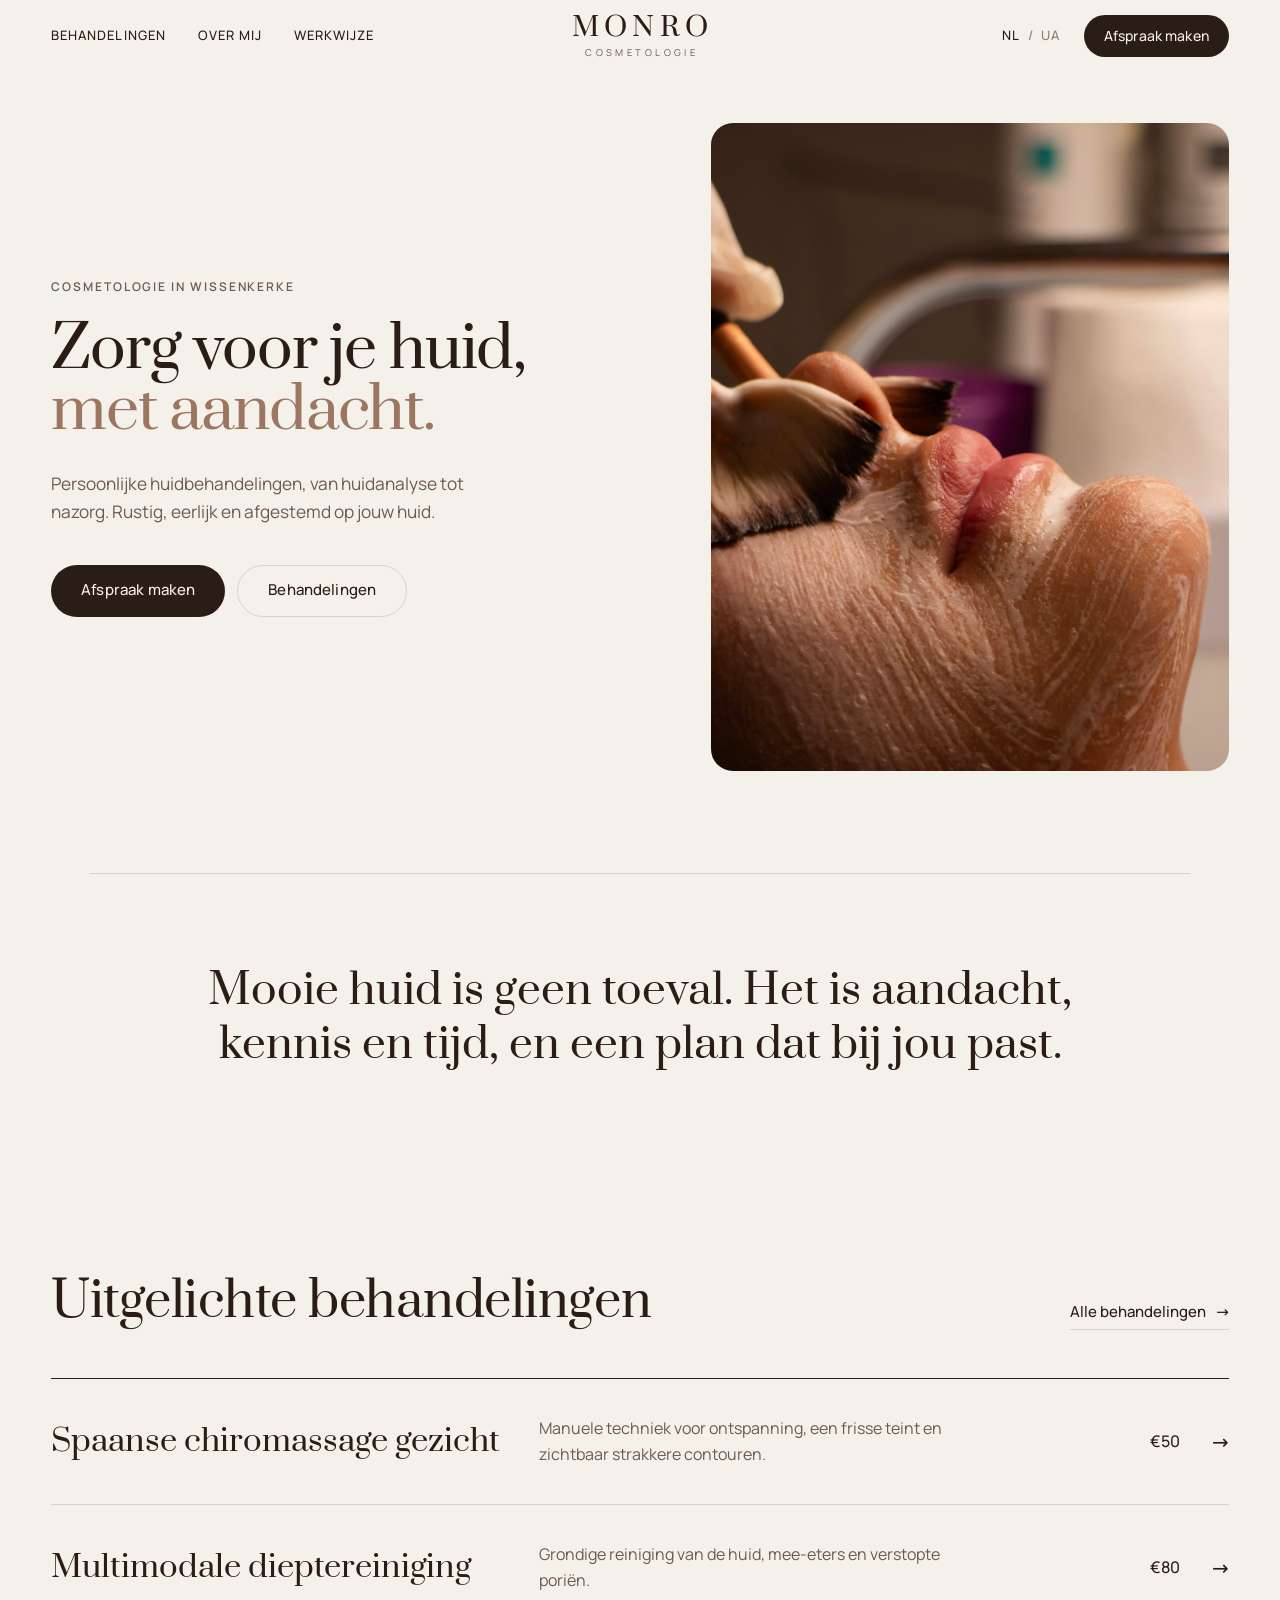
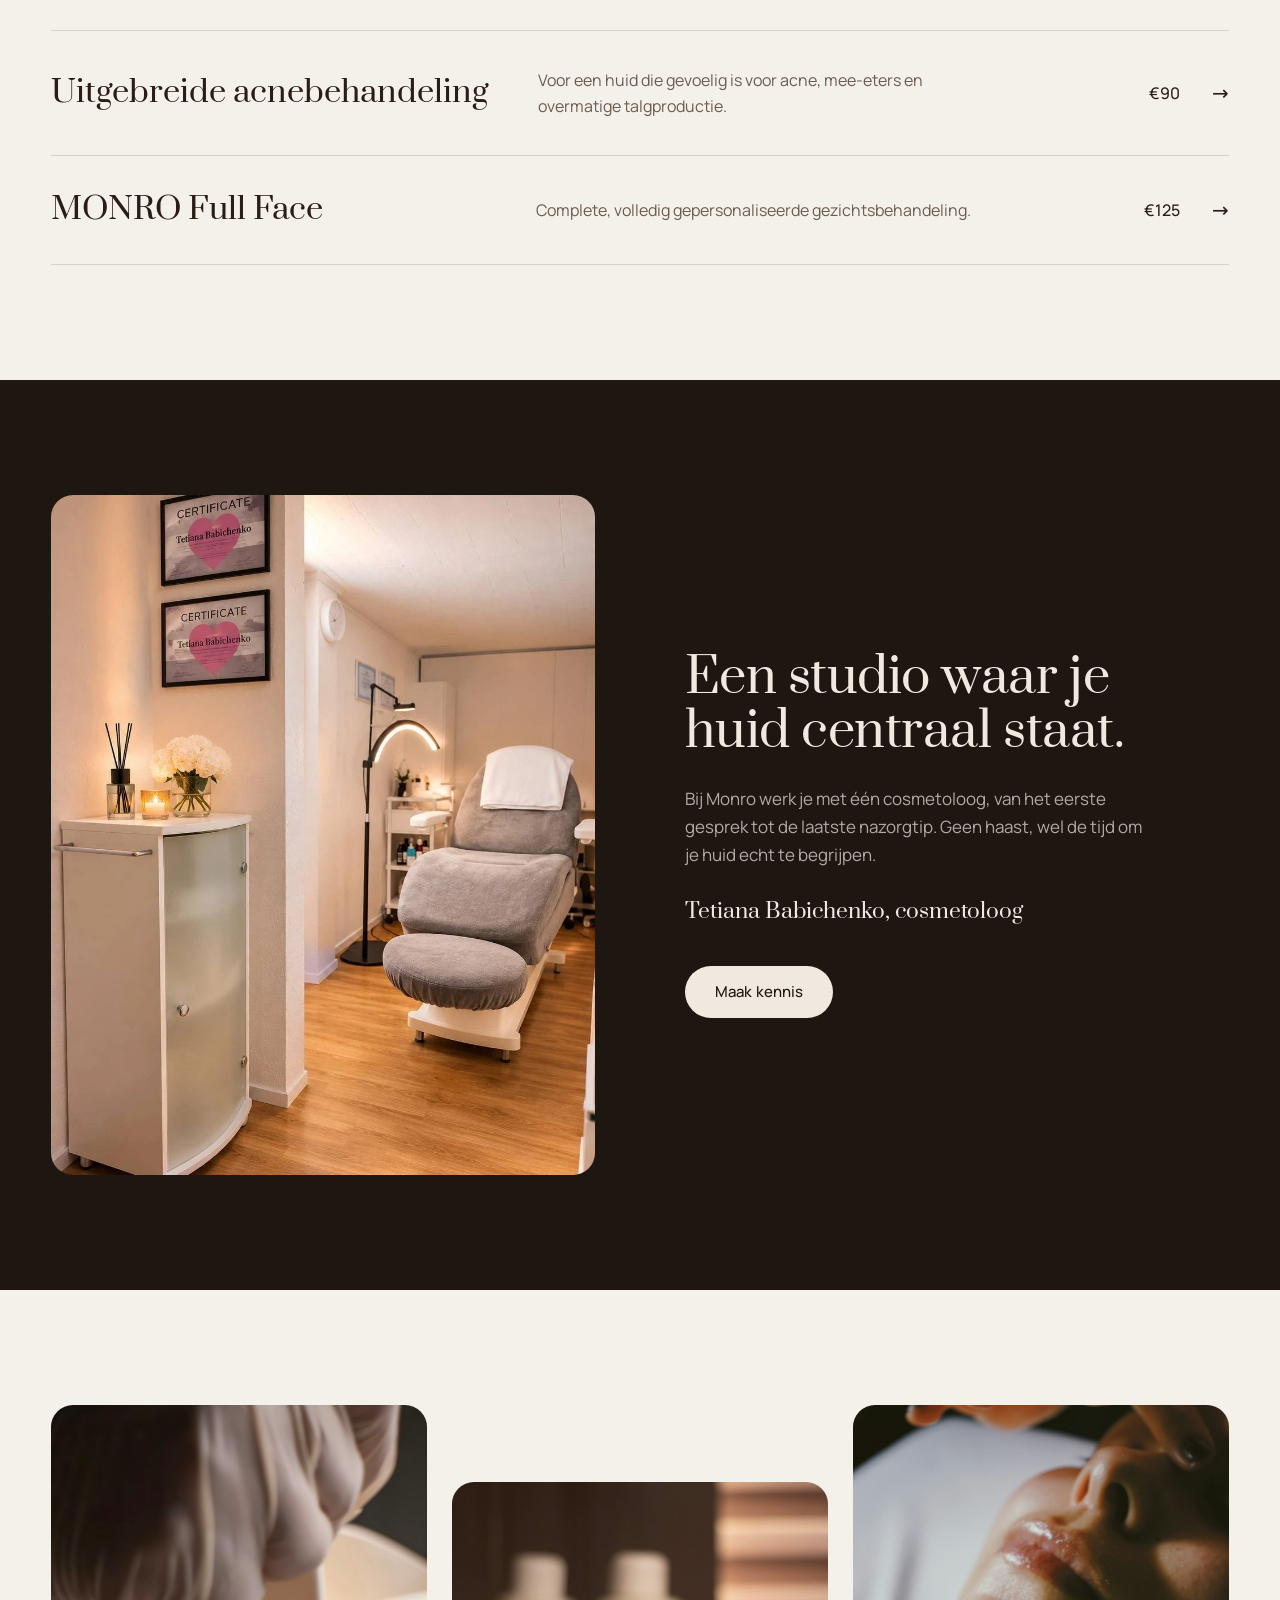
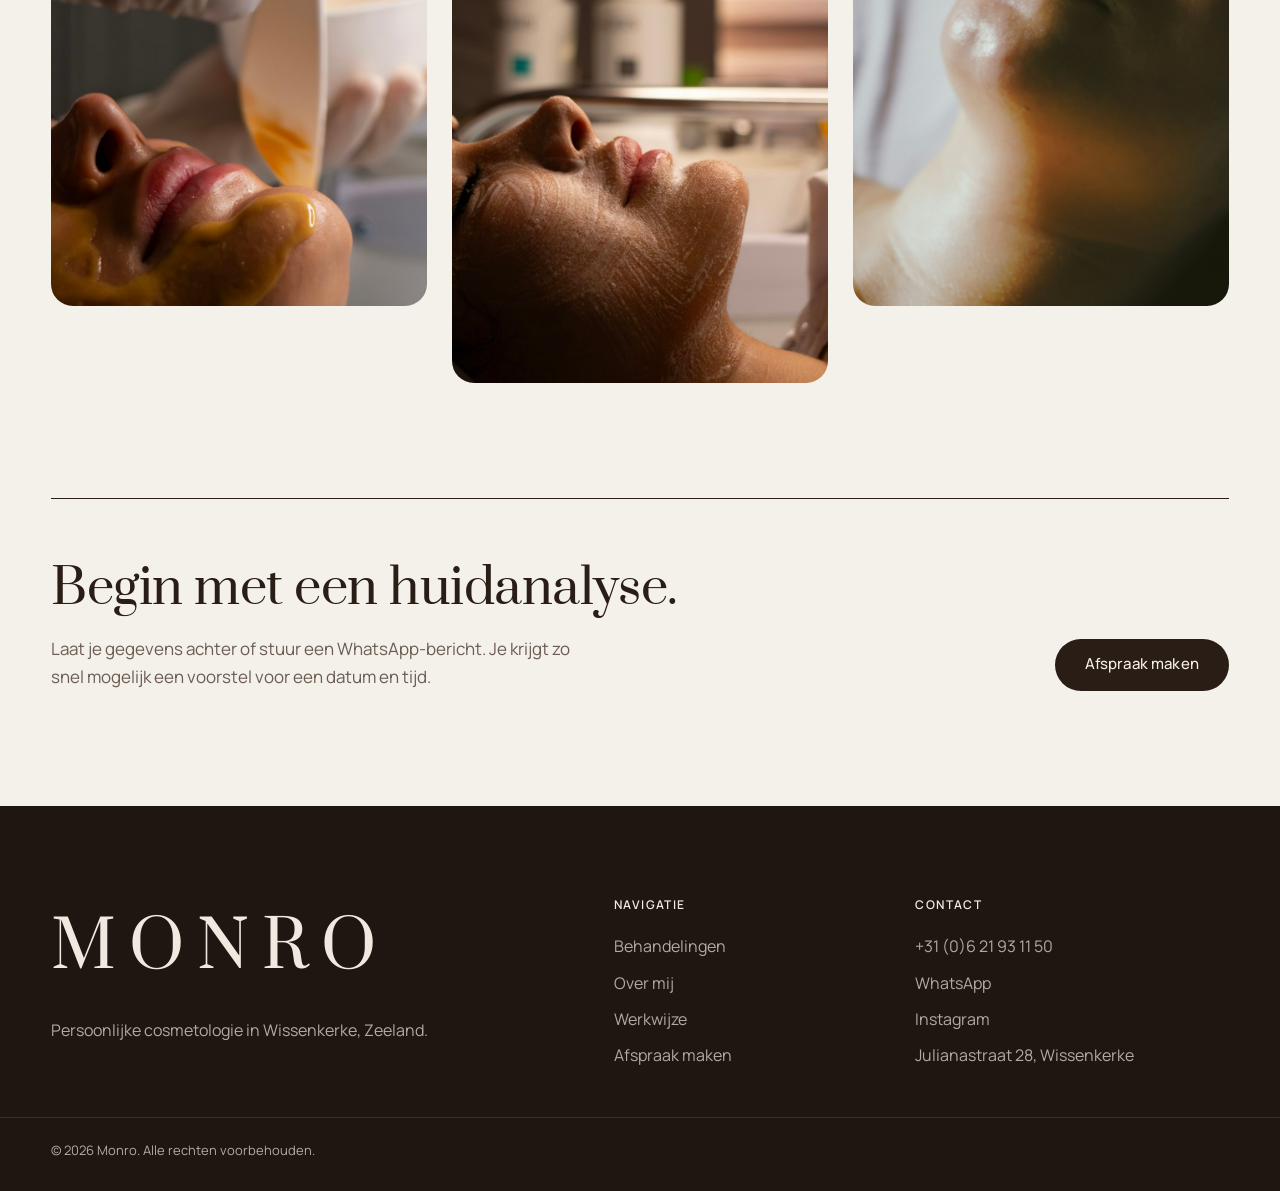
<file: index.html>
<!doctype html>
<html lang="nl">
<head>
  <meta charset="utf-8">
  <meta name="viewport" content="width=device-width, initial-scale=1, viewport-fit=cover">
  <title>Monro | Schoonheidssalon en huidverbetering in Wissenkerke</title>
  <meta name="description" content="Persoonlijke gezichtsbehandelingen in Wissenkerke, Zeeland: dieptereiniging, acnebehandeling, microneedling, peelings en meer. Van huidanalyse tot nazorg.">
  <meta name="theme-color" content="#F4F0EA">
  <meta property="og:title" content="Monro | Schoonheidssalon en huidverbetering in Wissenkerke">
  <meta property="og:description" content="Persoonlijke gezichtsbehandelingen in Wissenkerke, Zeeland: dieptereiniging, acnebehandeling, microneedling, peelings en meer. Van huidanalyse tot nazorg.">
  <meta property="og:type" content="website">
  <meta property="og:image" content="https://monro-shop.store/images/hero.jpg">
  <link rel="alternate" hreflang="nl" href="https://monro-shop.store/">
  <link rel="alternate" hreflang="uk" href="https://monro-shop.store/uk/">
  <link rel="alternate" hreflang="x-default" href="https://monro-shop.store/">
  <link rel="canonical" href="https://monro-shop.store/">
  <link rel="icon" href="/favicon.svg" type="image/svg+xml">
  <link rel="preload" href="/fonts/prata-latin-400-normal.woff2" as="font" type="font/woff2" crossorigin>
  <link rel="stylesheet" href="/css/fonts.css?v=8c6cdbb1">
  <link rel="stylesheet" href="/css/style.css?v=bd616920">
  <script>document.documentElement.classList.add("js")</script>
</head>
<body data-page="home">
  <a class="skip" href="#main">Naar de inhoud</a>

  <header class="header" id="header">
    <div class="header__inner">
      <nav class="header__nav" aria-label="Menu">
        <a href="/behandelingen/">Behandelingen</a>
        <a href="/over/">Over mij</a>
        <a href="/werkwijze/">Werkwijze</a>
      </nav>
      <a class="brand" href="/" aria-label="Monro, Home">
        <span class="brand__name">Monro</span>
        <span class="brand__sub">cosmetologie</span>
      </a>
      <div class="header__actions">
        <div class="lang"><a class="lang__link" href="/" hreflang="nl" lang="nl" aria-current="true">NL</a><span class="lang__sep" aria-hidden="true">/</span><a class="lang__link" href="/uk/" hreflang="uk" lang="uk">UA</a></div>
        <a class="btn btn--dark btn--sm header__cta" href="/contact/">Afspraak maken</a>
        <button type="button" class="burger" id="burger" aria-expanded="false" aria-controls="mobile-menu">
          <span class="burger__lines" aria-hidden="true"></span>
          <span class="sr">Menu</span>
        </button>
      </div>
    </div>
  </header>
  <div class="header-sentinel" aria-hidden="true"></div>

  <div class="mobile-menu" id="mobile-menu" hidden>
    <nav class="mobile-menu__nav" aria-label="Menu">
      <a href="/" aria-current="page">Home</a>
      <a href="/behandelingen/">Behandelingen</a>
        <a href="/over/">Over mij</a>
        <a href="/werkwijze/">Werkwijze</a>
    </nav>
    <a class="btn btn--dark btn--block" href="/contact/">Afspraak maken</a>
  </div>

  <main id="main">
    <section class="hero">
      <div class="hero__text">
        <p class="eyebrow reveal">Cosmetologie in Wissenkerke</p>
        <h1 class="hero__title reveal">Zorg voor je huid, <span class="accent">met aandacht.</span></h1>
        <p class="hero__lead reveal">Persoonlijke huidbehandelingen, van huidanalyse tot nazorg. Rustig, eerlijk en afgestemd op jouw huid.</p>
        <div class="hero__ctas reveal">
          <a class="btn btn--dark" href="/contact/">Afspraak maken</a>
          <a class="btn btn--ghost" href="/behandelingen/">Behandelingen</a>
        </div>
      </div>
      <div class="hero__media reveal">
        <img src="/images/hero.jpg" alt="" width="1400" height="2100" fetchpriority="high">
      </div>
    </section>

    <section class="manifesto">
      <p class="manifesto__text reveal">Mooie huid is geen toeval. Het is aandacht, kennis en tijd, en een plan dat bij jou past.</p>
    </section>

    <section class="section">
      <div class="section__bar">
        <h2 class="h2 reveal">Uitgelichte behandelingen</h2>
        <a class="link-arrow reveal" href="/behandelingen/">Alle behandelingen</a>
      </div>
      <ul class="tlist">
          <li class="reveal">
            <a class="tlist__row" href="/behandelingen/#chiromassage">
              <span class="tlist__img"><img src="/images/sfeer-3.jpg" alt="" loading="lazy" width="400" height="500"></span>
              <span class="tlist__name">Spaanse chiromassage gezicht</span>
              <span class="tlist__short">Manuele techniek voor ontspanning, een frisse teint en zichtbaar strakkere contouren.</span>
              <span class="tlist__price">€50</span>
              <span class="tlist__arrow" aria-hidden="true">→</span>
            </a>
          </li>
          <li class="reveal">
            <a class="tlist__row" href="/behandelingen/#dieptereiniging">
              <span class="tlist__img"><img src="/images/reiniging.jpg" alt="" loading="lazy" width="400" height="500"></span>
              <span class="tlist__name">Multimodale dieptereiniging</span>
              <span class="tlist__short">Grondige reiniging van de huid, mee-eters en verstopte poriën.</span>
              <span class="tlist__price">€80</span>
              <span class="tlist__arrow" aria-hidden="true">→</span>
            </a>
          </li>
          <li class="reveal">
            <a class="tlist__row" href="/behandelingen/#acne">
              <span class="tlist__img"><img src="/images/sfeer-2.jpg" alt="" loading="lazy" width="400" height="500"></span>
              <span class="tlist__name">Uitgebreide acnebehandeling</span>
              <span class="tlist__short">Voor een huid die gevoelig is voor acne, mee-eters en overmatige talgproductie.</span>
              <span class="tlist__price">€90</span>
              <span class="tlist__arrow" aria-hidden="true">→</span>
            </a>
          </li>
          <li class="reveal">
            <a class="tlist__row" href="/behandelingen/#fullface">
              <span class="tlist__img"><img src="/images/sfeer-1.jpg" alt="" loading="lazy" width="400" height="500"></span>
              <span class="tlist__name">MONRO Full Face</span>
              <span class="tlist__short">Complete, volledig gepersonaliseerde gezichtsbehandeling.</span>
              <span class="tlist__price">€125</span>
              <span class="tlist__arrow" aria-hidden="true">→</span>
            </a>
          </li>
      </ul>
    </section>

    <section class="dark-split">
      <div class="dark-split__inner">
        <div class="dark-split__media reveal"><img src="/images/kabinet.jpg" alt="Behandelkamer van Monro in Wissenkerke" loading="lazy" width="960" height="1280"></div>
        <div class="dark-split__text">
          <h2 class="h2 reveal">Een studio waar je huid centraal staat.</h2>
          <p class="reveal">Bij Monro werk je met één cosmetoloog, van het eerste gesprek tot de laatste nazorgtip. Geen haast, wel de tijd om je huid echt te begrijpen.</p>
          <p class="dark-split__sign reveal">Tetiana Babichenko, cosmetoloog</p>
          <a class="btn btn--light reveal" href="/over/">Maak kennis</a>
        </div>
      </div>
    </section>

    <section class="gallery" aria-hidden="true">
      <div class="gallery__item reveal"><img src="/images/sfeer-1.jpg" alt="" loading="lazy" width="900" height="1350"></div>
      <div class="gallery__item gallery__item--offset reveal"><img src="/images/sfeer-2.jpg" alt="" loading="lazy" width="900" height="1350"></div>
      <div class="gallery__item reveal"><img src="/images/sfeer-3.jpg" alt="" loading="lazy" width="900" height="1350"></div>
    </section>

    <section class="cta-band">
      <div class="cta-band__inner">
        <div>
          <h2 class="h2 reveal">Begin met een huidanalyse.</h2>
          <p class="cta-band__text reveal">Laat je gegevens achter of stuur een WhatsApp-bericht. Je krijgt zo snel mogelijk een voorstel voor een datum en tijd.</p>
        </div>
        <a class="btn btn--dark reveal" href="/contact/">Afspraak maken</a>
      </div>
    </section>
  </main>
  <footer class="footer">
    <div class="footer__inner">
      <div class="footer__brand">
        <a class="brand__name brand__name--lg" href="/">Monro</a>
        <p>Persoonlijke cosmetologie in Wissenkerke, Zeeland.</p>
      </div>
      <nav class="footer__col" aria-label="Navigatie">
        <p class="footer__label">Navigatie</p>
        <a href="/behandelingen/">Behandelingen</a>
        <a href="/over/">Over mij</a>
        <a href="/werkwijze/">Werkwijze</a>
        <a href="/contact/">Afspraak maken</a>
      </nav>
      <div class="footer__col">
        <p class="footer__label">Contact</p>
        <a href="tel:+31621931150">+31 (0)6 21 93 11 50</a>
        <a href="https://wa.me/31621931150" target="_blank" rel="noopener">WhatsApp</a>
        <a href="https://www.instagram.com/babichenko_tetiana/" target="_blank" rel="noopener">Instagram</a>
        <a href="https://www.google.com/maps/search/?api=1&amp;query=Julianastraat+28+Wissenkerke" target="_blank" rel="noopener">Julianastraat 28, Wissenkerke</a>
      </div>
    </div>
    <div class="footer__bottom">
      <span>© 2026 Monro. Alle rechten voorbehouden.</span>
      
    </div>
  </footer>
  <script src="/js/main.js?v=75e50c85" defer></script>
</body>
</html>
</file>
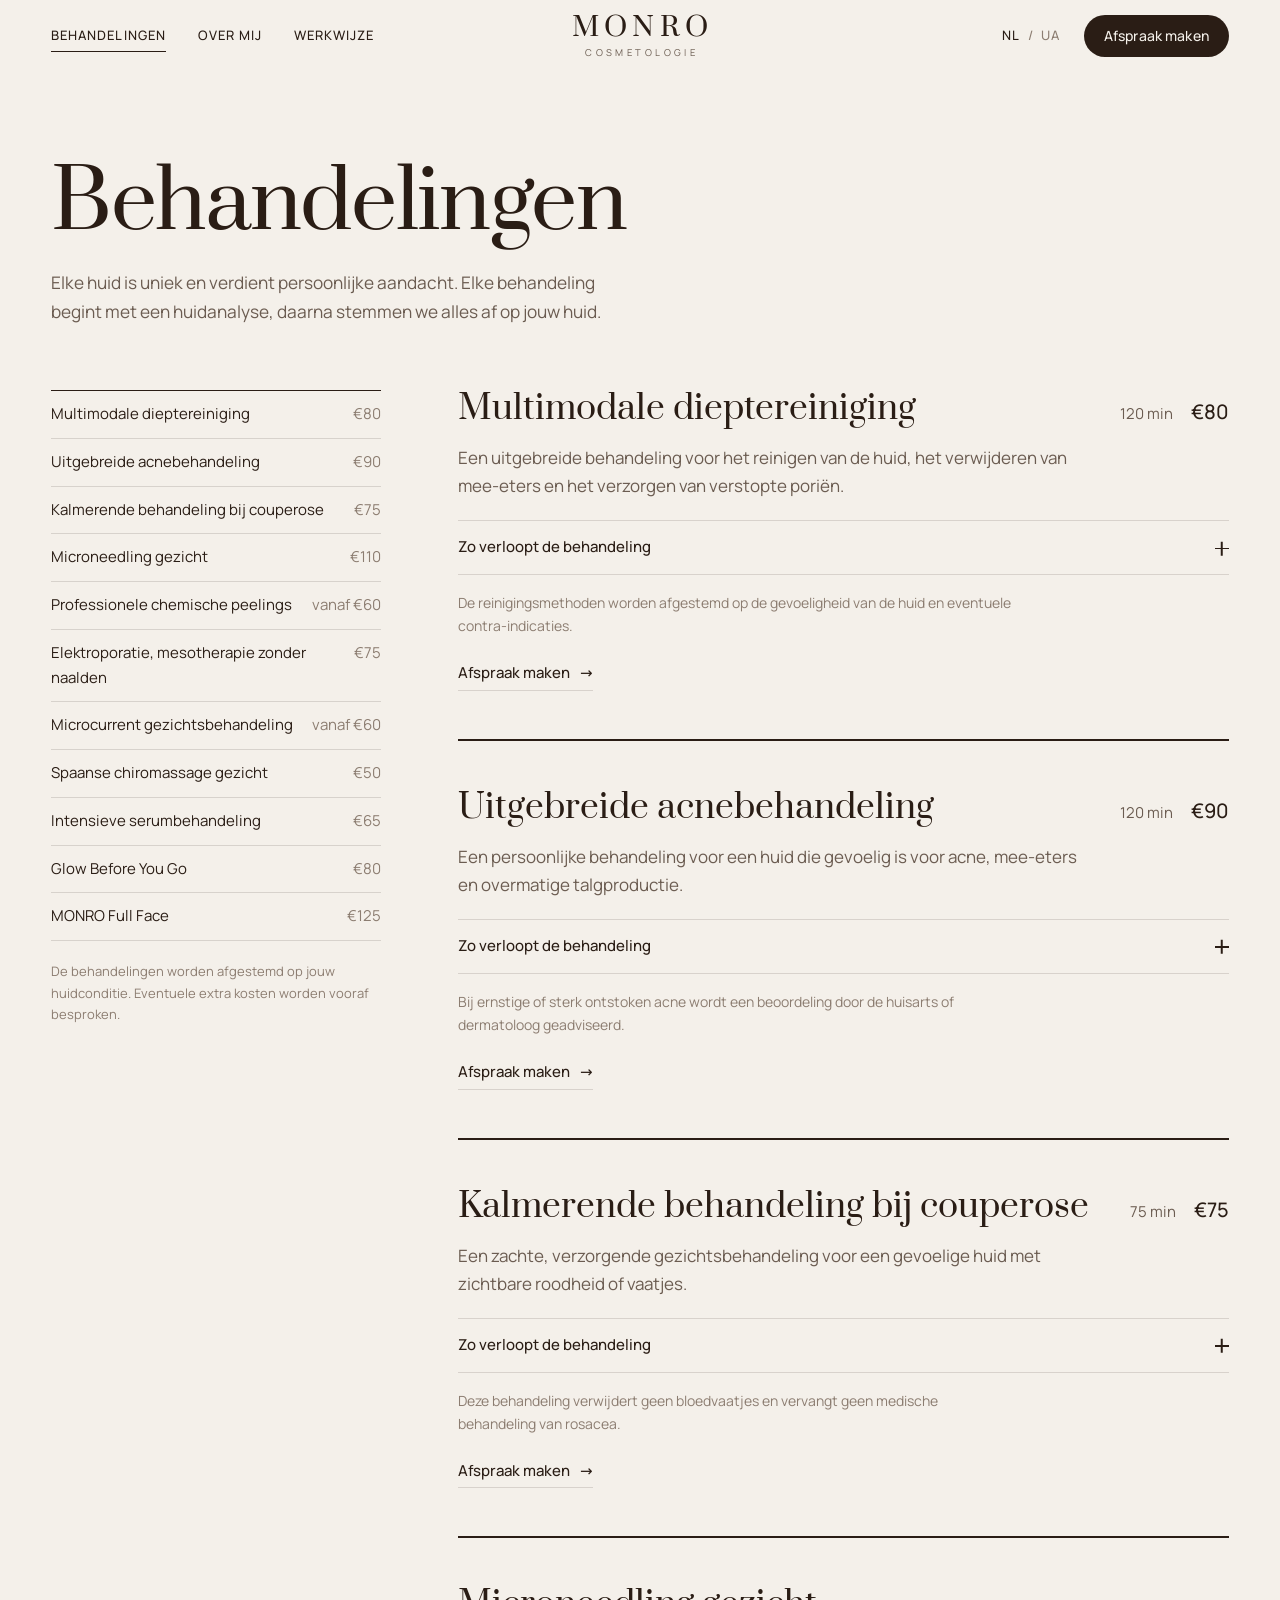
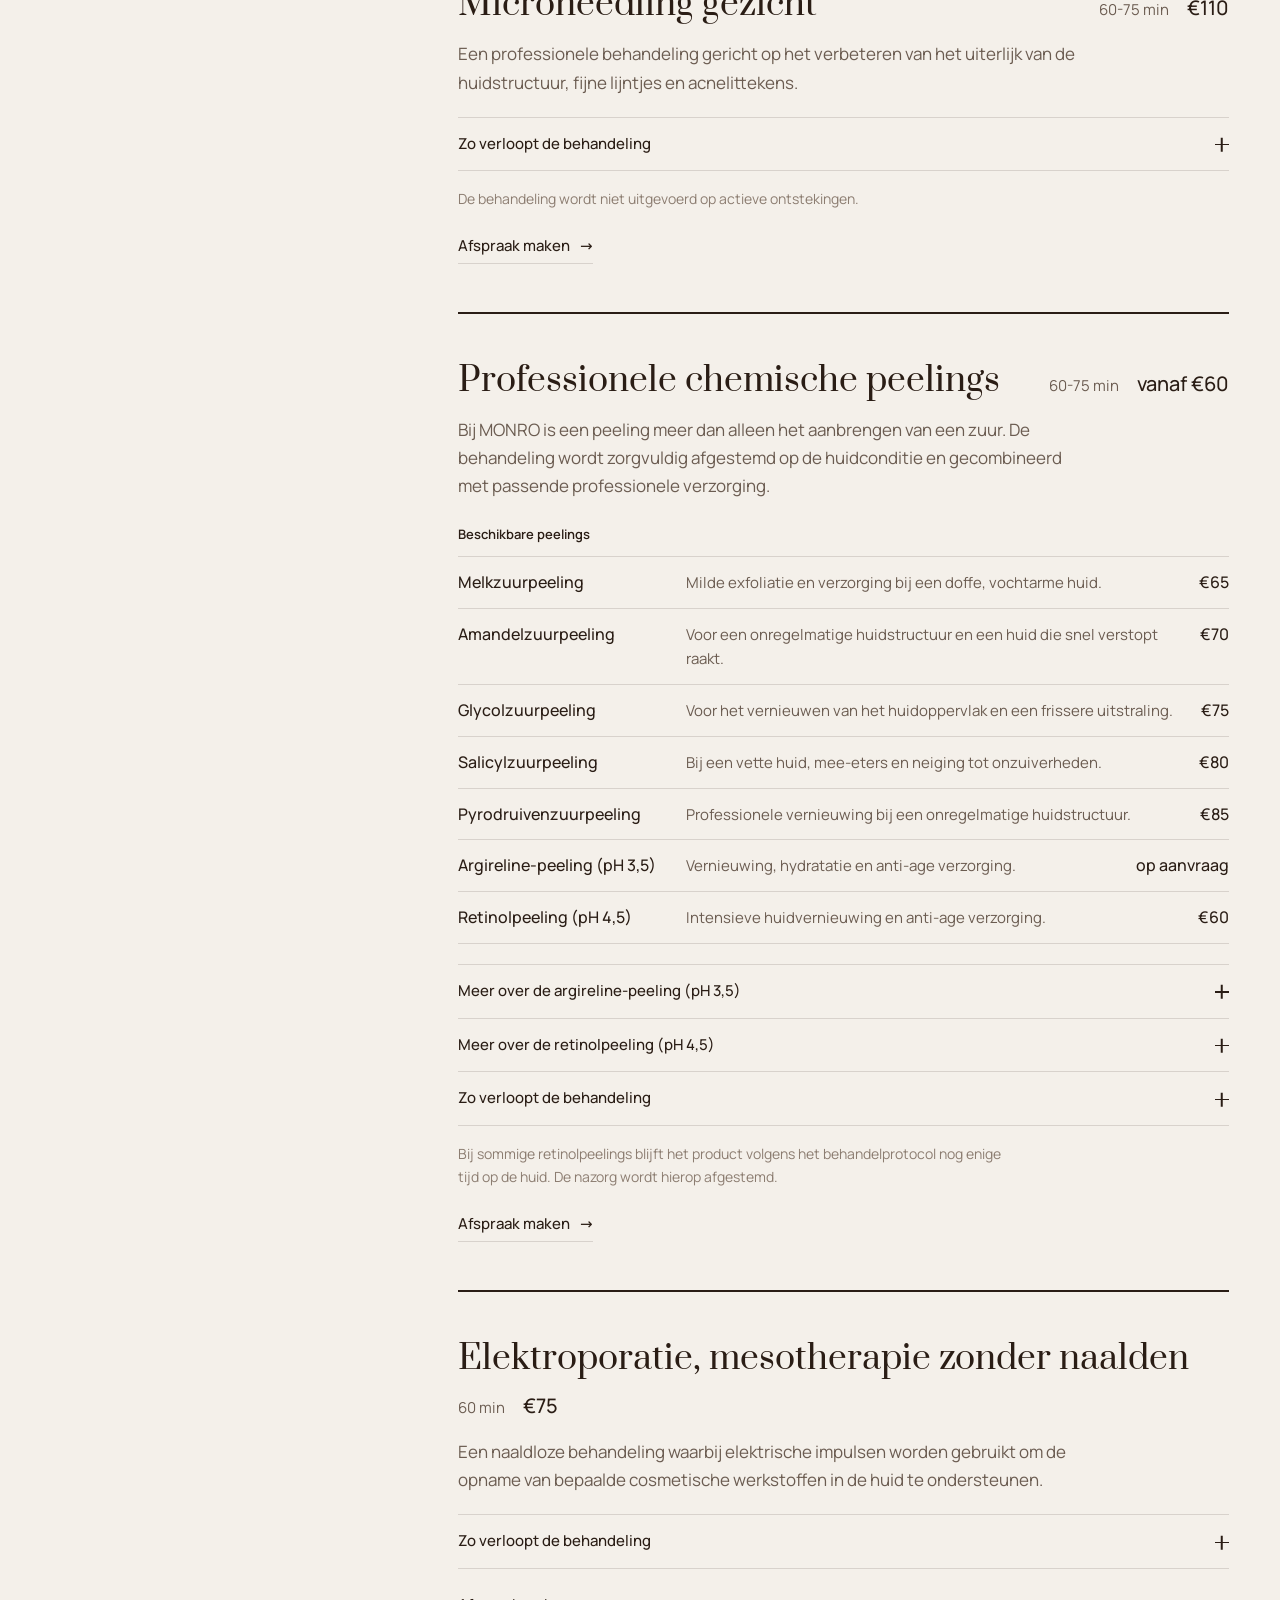
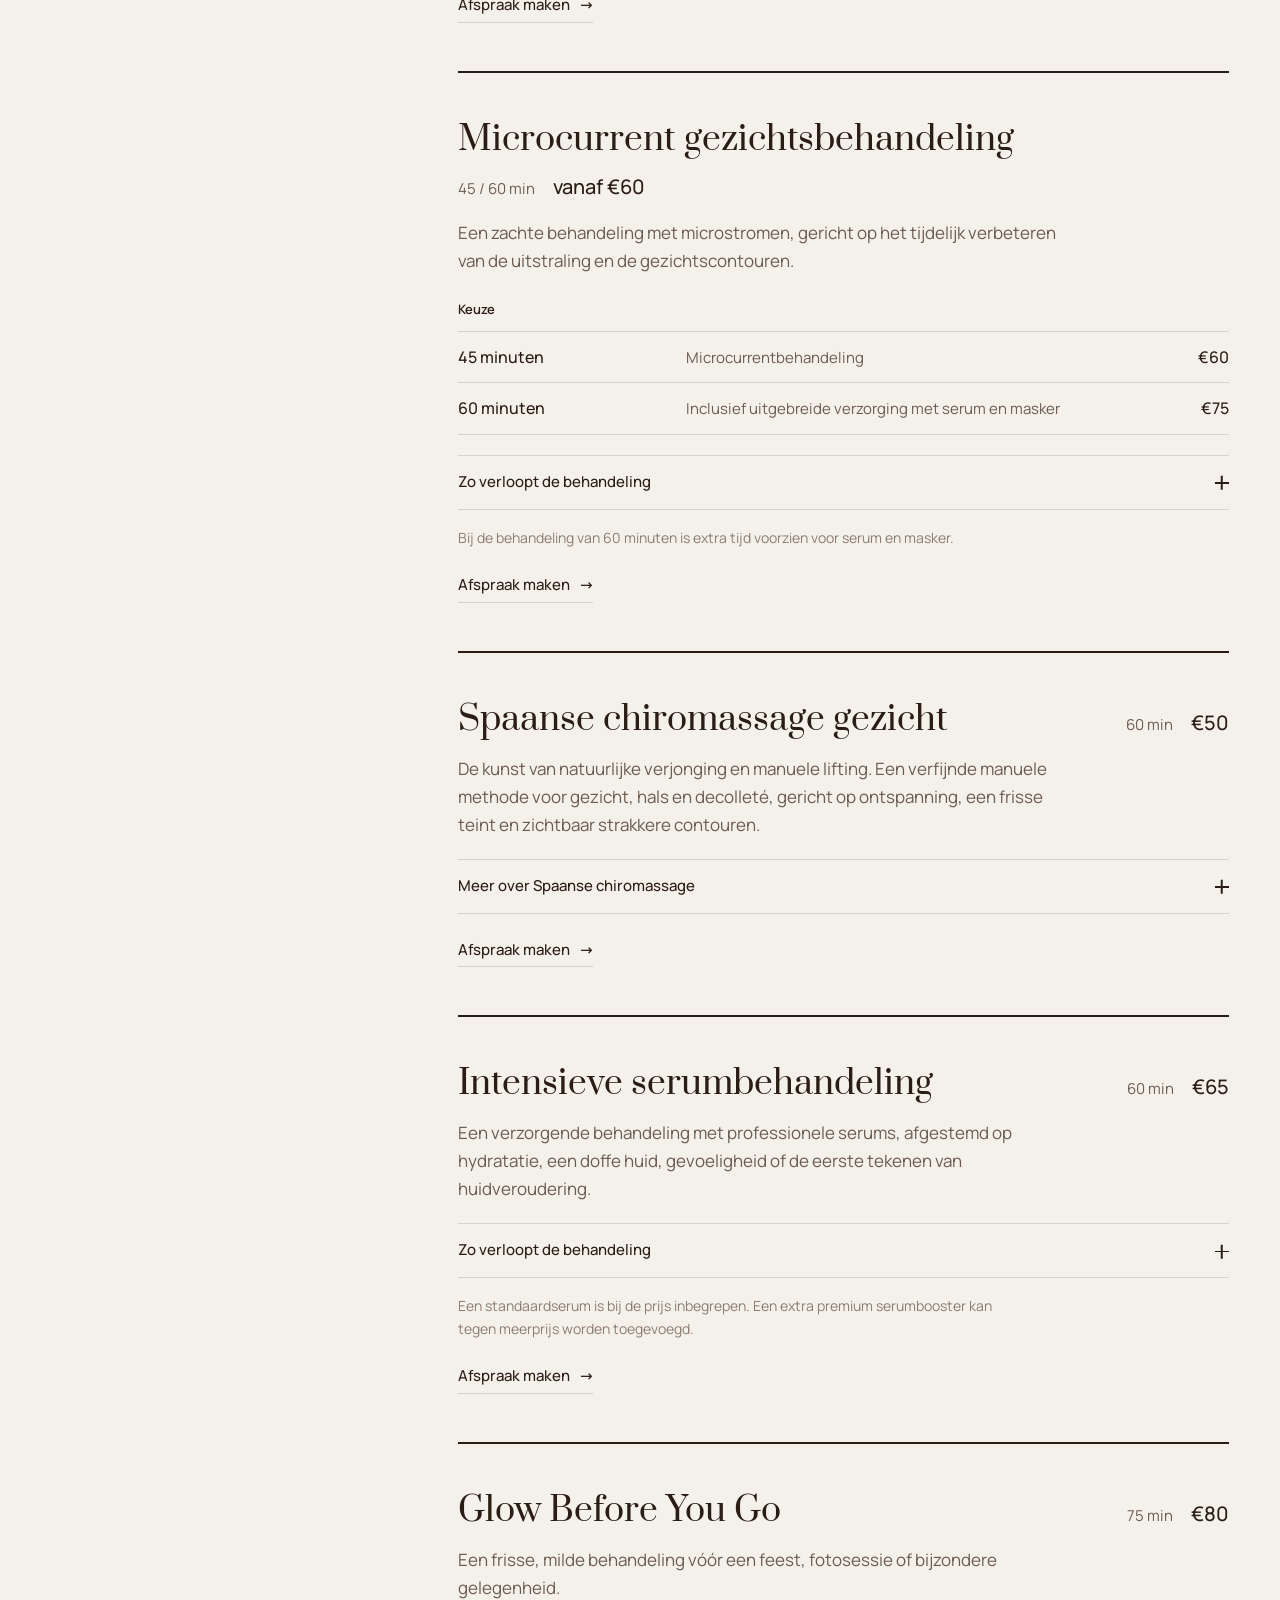
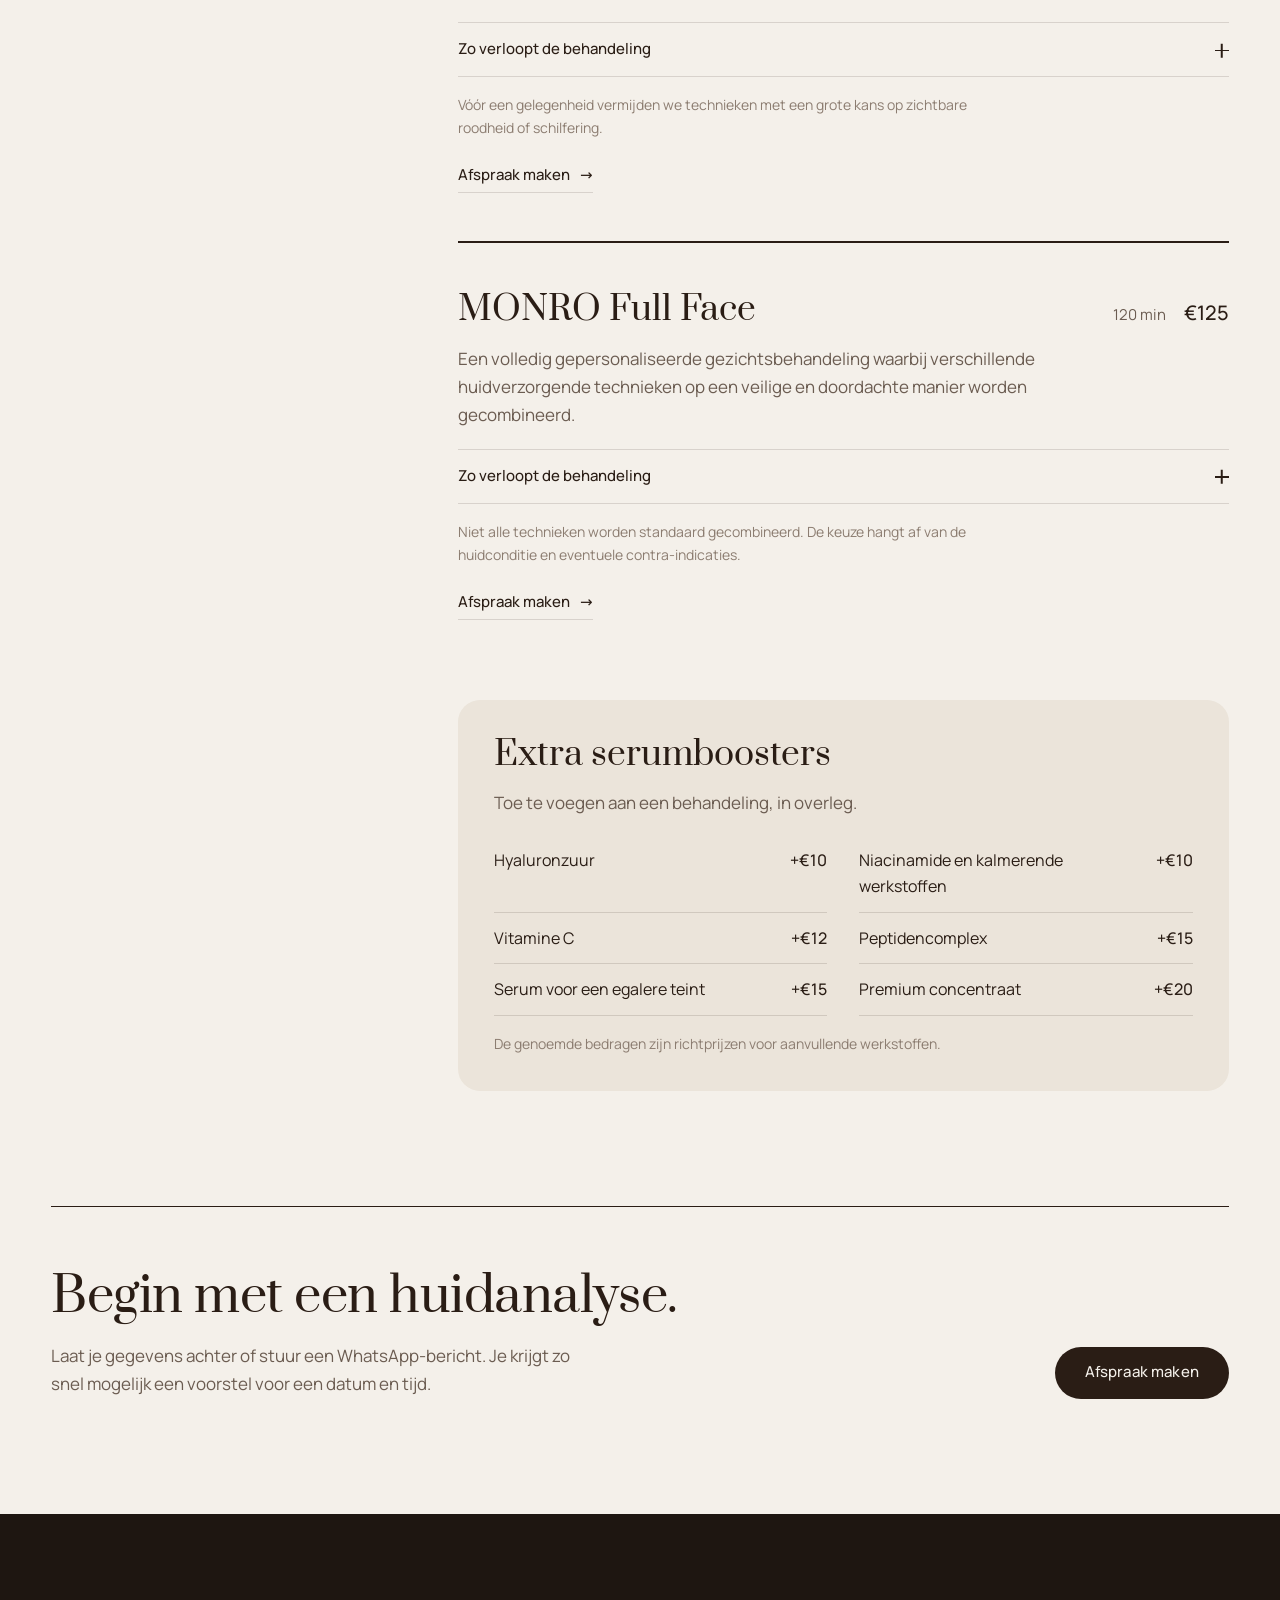
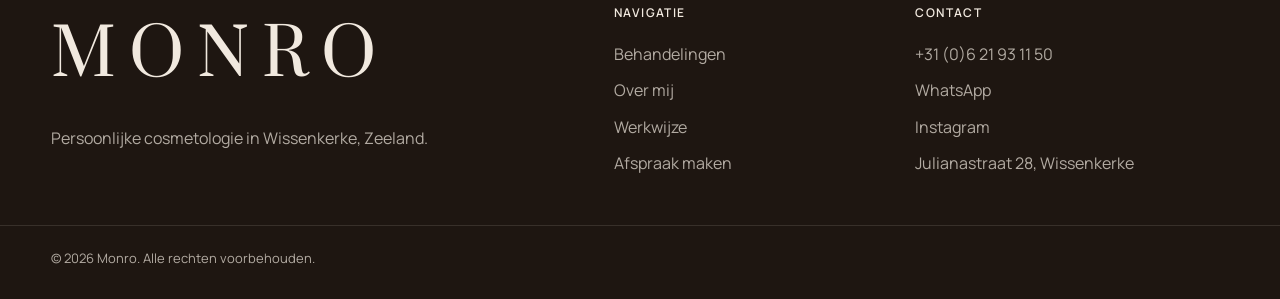
<file: behandelingen/index.html>
<!doctype html>
<html lang="nl">
<head>
  <meta charset="utf-8">
  <meta name="viewport" content="width=device-width, initial-scale=1, viewport-fit=cover">
  <title>Behandelingen en tarieven | Monro Wissenkerke</title>
  <meta name="description" content="Gezichtsbehandelingen in Wissenkerke: dieptereiniging, acnebehandeling, microneedling, chemische peelings, elektroporatie, microcurrent en meer. Met duur en prijzen.">
  <meta name="theme-color" content="#F4F0EA">
  <meta property="og:title" content="Behandelingen en tarieven | Monro Wissenkerke">
  <meta property="og:description" content="Gezichtsbehandelingen in Wissenkerke: dieptereiniging, acnebehandeling, microneedling, chemische peelings, elektroporatie, microcurrent en meer. Met duur en prijzen.">
  <meta property="og:type" content="website">
  <meta property="og:image" content="https://monro-shop.store/images/hero.jpg">
  <link rel="alternate" hreflang="nl" href="https://monro-shop.store/behandelingen/">
  <link rel="alternate" hreflang="uk" href="https://monro-shop.store/uk/behandelingen/">
  <link rel="alternate" hreflang="x-default" href="https://monro-shop.store/behandelingen/">
  <link rel="canonical" href="https://monro-shop.store/behandelingen/">
  <link rel="icon" href="/favicon.svg" type="image/svg+xml">
  <link rel="preload" href="/fonts/prata-latin-400-normal.woff2" as="font" type="font/woff2" crossorigin>
  <link rel="stylesheet" href="/css/fonts.css?v=8c6cdbb1">
  <link rel="stylesheet" href="/css/style.css?v=bd616920">
  <script>document.documentElement.classList.add("js")</script>
</head>
<body data-page="treatments">
  <a class="skip" href="#main">Naar de inhoud</a>

  <header class="header" id="header">
    <div class="header__inner">
      <nav class="header__nav" aria-label="Menu">
        <a href="/behandelingen/" aria-current="page">Behandelingen</a>
        <a href="/over/">Over mij</a>
        <a href="/werkwijze/">Werkwijze</a>
      </nav>
      <a class="brand" href="/" aria-label="Monro, Home">
        <span class="brand__name">Monro</span>
        <span class="brand__sub">cosmetologie</span>
      </a>
      <div class="header__actions">
        <div class="lang"><a class="lang__link" href="/behandelingen/" hreflang="nl" lang="nl" aria-current="true">NL</a><span class="lang__sep" aria-hidden="true">/</span><a class="lang__link" href="/uk/behandelingen/" hreflang="uk" lang="uk">UA</a></div>
        <a class="btn btn--dark btn--sm header__cta" href="/contact/">Afspraak maken</a>
        <button type="button" class="burger" id="burger" aria-expanded="false" aria-controls="mobile-menu">
          <span class="burger__lines" aria-hidden="true"></span>
          <span class="sr">Menu</span>
        </button>
      </div>
    </div>
  </header>
  <div class="header-sentinel" aria-hidden="true"></div>

  <div class="mobile-menu" id="mobile-menu" hidden>
    <nav class="mobile-menu__nav" aria-label="Menu">
      <a href="/">Home</a>
      <a href="/behandelingen/" aria-current="page">Behandelingen</a>
        <a href="/over/">Over mij</a>
        <a href="/werkwijze/">Werkwijze</a>
    </nav>
    <a class="btn btn--dark btn--block" href="/contact/">Afspraak maken</a>
  </div>

  <main id="main">
    <section class="page-head">
      <h1 class="page-head__title reveal">Behandelingen</h1>
      <p class="page-head__lead reveal">Elke huid is uniek en verdient persoonlijke aandacht. Elke behandeling begint met een huidanalyse, daarna stemmen we alles af op jouw huid.</p>
    </section>
    <div class="tp">
      <aside class="tp__index">
        <ul>
          <li><a href="#dieptereiniging"><span>Multimodale dieptereiniging</span><span class="tp__index-price">€80</span></a></li>
          <li><a href="#acne"><span>Uitgebreide acnebehandeling</span><span class="tp__index-price">€90</span></a></li>
          <li><a href="#couperose"><span>Kalmerende behandeling bij couperose</span><span class="tp__index-price">€75</span></a></li>
          <li><a href="#microneedling"><span>Microneedling gezicht</span><span class="tp__index-price">€110</span></a></li>
          <li><a href="#peeling"><span>Professionele chemische peelings</span><span class="tp__index-price">vanaf €60</span></a></li>
          <li><a href="#elektroporatie"><span>Elektroporatie, mesotherapie zonder naalden</span><span class="tp__index-price">€75</span></a></li>
          <li><a href="#microcurrent"><span>Microcurrent gezichtsbehandeling</span><span class="tp__index-price">vanaf €60</span></a></li>
          <li><a href="#chiromassage"><span>Spaanse chiromassage gezicht</span><span class="tp__index-price">€50</span></a></li>
          <li><a href="#serum"><span>Intensieve serumbehandeling</span><span class="tp__index-price">€65</span></a></li>
          <li><a href="#glow"><span>Glow Before You Go</span><span class="tp__index-price">€80</span></a></li>
          <li><a href="#fullface"><span>MONRO Full Face</span><span class="tp__index-price">€125</span></a></li>
        </ul>
        <p class="tp__note">De behandelingen worden afgestemd op jouw huidconditie. Eventuele extra kosten worden vooraf besproken.</p>
      </aside>
      <div class="tp__list">
        <article class="tr reveal" id="dieptereiniging">
          <div class="tr__head">
            <h2 class="tr__title">Multimodale dieptereiniging</h2>
            <p class="tr__meta"><span>120 min</span><span class="tr__price">€80</span></p>
          </div>
          <p class="tr__desc">Een uitgebreide behandeling voor het reinigen van de huid, het verwijderen van mee-eters en het verzorgen van verstopte poriën.</p>
          <details class="steps">
            <summary>Zo verloopt de behandeling<span class="faq__icon" aria-hidden="true"></span></summary>
            <ol><li>Huidanalyse en intake (10 min)</li><li>Make-up verwijderen en reinigen (10 min)</li><li>Voorbereiding, enzymatische peeling of ultrasone reiniging (15 min)</li><li>Handmatige dieptereiniging indien geschikt (40 min)</li><li>Kalmerende huidverzorging (10 min)</li><li>Verzorgend gezichtsmasker (20 min)</li><li>Afsluitende verzorging, SPF en advies (15 min)</li></ol>
          </details>
          <p class="tr__note">De reinigingsmethoden worden afgestemd op de gevoeligheid van de huid en eventuele contra-indicaties.</p>
          <a class="link-arrow" href="/contact/?behandeling=dieptereiniging">Afspraak maken</a>
        </article>
        <article class="tr reveal" id="acne">
          <div class="tr__head">
            <h2 class="tr__title">Uitgebreide acnebehandeling</h2>
            <p class="tr__meta"><span>120 min</span><span class="tr__price">€90</span></p>
          </div>
          <p class="tr__desc">Een persoonlijke behandeling voor een huid die gevoelig is voor acne, mee-eters en overmatige talgproductie.</p>
          <details class="steps">
            <summary>Zo verloopt de behandeling<span class="faq__icon" aria-hidden="true"></span></summary>
            <ol><li>Huidanalyse en bespreking van de huidverzorgingsroutine (10 min)</li><li>Milde reiniging (10 min)</li><li>Voorbereiding en geschikte exfoliatie (15 min)</li><li>Verwijderen van mee-eters waar dit veilig mogelijk is (maximaal 40 min)</li><li>Talgregulerende en kalmerende verzorging (15 min)</li><li>Speciaal gezichtsmasker (20 min)</li><li>Afsluitende verzorging en thuisadvies (10 min)</li></ol>
          </details>
          <p class="tr__note">Bij ernstige of sterk ontstoken acne wordt een beoordeling door de huisarts of dermatoloog geadviseerd.</p>
          <a class="link-arrow" href="/contact/?behandeling=acne">Afspraak maken</a>
        </article>
        <article class="tr reveal" id="couperose">
          <div class="tr__head">
            <h2 class="tr__title">Kalmerende behandeling bij couperose</h2>
            <p class="tr__meta"><span>75 min</span><span class="tr__price">€75</span></p>
          </div>
          <p class="tr__desc">Een zachte, verzorgende gezichtsbehandeling voor een gevoelige huid met zichtbare roodheid of vaatjes.</p>
          <details class="steps">
            <summary>Zo verloopt de behandeling<span class="faq__icon" aria-hidden="true"></span></summary>
            <ol><li>Beoordeling van de huidgevoeligheid</li><li>Zachte gezichtsreiniging</li><li>Milde, kalmerende verzorging</li><li>Serum ter ondersteuning van de huidbarrière</li><li>Kalmerend gezichtsmasker</li><li>Beschermende crème en SPF</li><li>Persoonlijk huidverzorgingsadvies</li></ol>
          </details>
          <p class="tr__note">Deze behandeling verwijdert geen bloedvaatjes en vervangt geen medische behandeling van rosacea.</p>
          <a class="link-arrow" href="/contact/?behandeling=couperose">Afspraak maken</a>
        </article>
        <article class="tr reveal" id="microneedling">
          <div class="tr__head">
            <h2 class="tr__title">Microneedling gezicht</h2>
            <p class="tr__meta"><span>60-75 min</span><span class="tr__price">€110</span></p>
          </div>
          <p class="tr__desc">Een professionele behandeling gericht op het verbeteren van het uiterlijk van de huidstructuur, fijne lijntjes en acnelittekens.</p>
          <details class="steps">
            <summary>Zo verloopt de behandeling<span class="faq__icon" aria-hidden="true"></span></summary>
            <ol><li>Intake en controle op contra-indicaties</li><li>Reiniging en voorbereiding</li><li>Desinfectie van de huid</li><li>Microneedling met een steriele wegwerpcartridge en geschikte steriele producten</li><li>Kalmerende nazorg</li><li>Advies voor huidherstel en zonbescherming</li></ol>
          </details>
          <p class="tr__note">De behandeling wordt niet uitgevoerd op actieve ontstekingen.</p>
          <a class="link-arrow" href="/contact/?behandeling=microneedling">Afspraak maken</a>
        </article>
        <article class="tr reveal" id="peeling">
          <div class="tr__head">
            <h2 class="tr__title">Professionele chemische peelings</h2>
            <p class="tr__meta"><span>60-75 min</span><span class="tr__price">vanaf €60</span></p>
          </div>
          <p class="tr__desc">Bij MONRO is een peeling meer dan alleen het aanbrengen van een zuur. De behandeling wordt zorgvuldig afgestemd op de huidconditie en gecombineerd met passende professionele verzorging.</p>
          <p class="tr__label">Beschikbare peelings</p>
          <ul class="variants">
              <li><span class="variants__name">Melkzuurpeeling</span><span class="variants__text">Milde exfoliatie en verzorging bij een doffe, vochtarme huid.</span><span class="variants__price">€65</span></li>
              <li><span class="variants__name">Amandelzuurpeeling</span><span class="variants__text">Voor een onregelmatige huidstructuur en een huid die snel verstopt raakt.</span><span class="variants__price">€70</span></li>
              <li><span class="variants__name">Glycolzuurpeeling</span><span class="variants__text">Voor het vernieuwen van het huidoppervlak en een frissere uitstraling.</span><span class="variants__price">€75</span></li>
              <li><span class="variants__name">Salicylzuurpeeling</span><span class="variants__text">Bij een vette huid, mee-eters en neiging tot onzuiverheden.</span><span class="variants__price">€80</span></li>
              <li><span class="variants__name">Pyrodruivenzuurpeeling</span><span class="variants__text">Professionele vernieuwing bij een onregelmatige huidstructuur.</span><span class="variants__price">€85</span></li>
              <li><span class="variants__name">Argireline-peeling (pH 3,5)</span><span class="variants__text">Vernieuwing, hydratatie en anti-age verzorging.</span><span class="variants__price">op aanvraag</span></li>
              <li><span class="variants__name">Retinolpeeling (pH 4,5)</span><span class="variants__text">Intensieve huidvernieuwing en anti-age verzorging.</span><span class="variants__price">€60</span></li>
          </ul>
          <details class="steps more">
            <summary>Meer over de argireline-peeling (pH 3,5)<span class="faq__icon" aria-hidden="true"></span></summary>
            <div class="more__body"><p class="more__lead">Vernieuwing, hydratatie en anti-age verzorging</p><p>Een zuurpeeling met meerdere werkstoffen en het peptide argireline, gericht op een betere huidkwaliteit en het voorkomen van tekenen van huidveroudering.</p><h3 class="more__h">Werking van de peeling</h3><ul class="more__list"><li>Verwijdert voorzichtig verhoornde huidcellen.</li><li>Egaliseert teint en huidstructuur.</li><li>Helpt pigmentvlekken te verminderen.</li><li>Verbetert de gladheid en veerkracht van de huid.</li><li>Vermindert de zichtbaarheid van fijne lijntjes.</li><li>Draagt bij aan hydratatie en vernieuwing van de huid.</li></ul><p>Werkzame stoffen: complex van fruitzuren, argireline 2%, extract van zwarte bes, geraniumolie.</p><p>Aanbevolen bij: een doffe huid, de eerste tekenen van huidveroudering, een onregelmatige teint, fijne lijntjes en tekenen van huidveroudering door zonlicht.</p><h3 class="more__h">Behandelprotocol</h3><ol class="more__ol"><li>Reinigen en voorbereiden van de huid.</li><li>Aanbrengen van de peeling: 1-3 lagen, afhankelijk van de conditie en gevoeligheid van de huid.</li><li>Inwerktijd: ongeveer 5-7 minuten volgens het protocol van de fabrikant.</li><li>Afspoelen van de peeling met koel water.</li><li>Kalmerend en hydraterend masker.</li><li>Afsluitende verzorging: herstellende crème en SPF 50.</li></ol><p>Het aantal lagen en de inwerktijd worden persoonlijk afgestemd.</p></div>
          </details>
          <details class="steps more">
            <summary>Meer over de retinolpeeling (pH 4,5)<span class="faq__icon" aria-hidden="true"></span></summary>
            <div class="more__body"><p class="more__lead">Intensieve huidvernieuwing en anti-age verzorging</p><p>De retinolpeeling is een chemische huidvernieuwing, gericht op een betere huidstructuur, een egalere teint en minder zichtbare tekenen van huidveroudering.</p><h3 class="more__h">Werking van de peeling</h3><ul class="more__list"><li>Stimuleert de vernieuwing van huidcellen.</li><li>Helpt fijne lijntjes te verminderen.</li><li>Egaliseert teint en huidreliëf.</li><li>Vermindert pigmentvlekken en acnelittekens.</li><li>Helpt de conditie van een huid met verwijde poriën te verbeteren.</li><li>Draagt bij aan een gladde en veerkrachtige huid.</li></ul><p>Werkzame stoffen: retinol, resorcinol.</p><p>Aanbevolen bij: tekenen van huidveroudering, huidveroudering door zonlicht, een onregelmatige teint, pigmentvlekken, acnelittekens en een neiging tot mee-eters.</p><p>Behandelzones: gezicht, hals en decolleté (als de gebruiksaanwijzing van het product dit toestaat).</p><h3 class="more__h">Behandelprotocol</h3><ol class="more__ol"><li>Beoordeling van de huid en uitsluiten van contra-indicaties.</li><li>Reinigen en voorbereiden van de huid.</li><li>Aanbrengen van de peeling: het aantal lagen wordt persoonlijk bepaald volgens de gebruiksaanwijzing van de fabrikant.</li><li>Inwerktijd volgens het protocol van de fabrikant; indien nodig wordt het product op een afgesproken tijdstip thuis afgespoeld.</li><li>Herstellende verzorging en verplichte zonbescherming SPF 50.</li></ol><p>Kuur: het aantal behandelingen en de tussenpozen worden persoonlijk bepaald.</p></div>
          </details>
          <details class="steps">
            <summary>Zo verloopt de behandeling<span class="faq__icon" aria-hidden="true"></span></summary>
            <ol><li>Huidanalyse en intake</li><li>Grondige gezichtsreiniging</li><li>Voorbereiding van de huid</li><li>Aanbrengen van de geselecteerde peeling</li><li>Verwijderen of neutraliseren indien voorgeschreven</li><li>Kalmerend masker indien geschikt voor de gekozen peeling</li><li>Afsluitende verzorging en zonbescherming</li><li>Persoonlijk advies voor de dagen na de behandeling</li></ol>
          </details>
          <p class="tr__note">Bij sommige retinolpeelings blijft het product volgens het behandelprotocol nog enige tijd op de huid. De nazorg wordt hierop afgestemd.</p>
          <a class="link-arrow" href="/contact/?behandeling=peeling">Afspraak maken</a>
        </article>
        <article class="tr reveal" id="elektroporatie">
          <div class="tr__head">
            <h2 class="tr__title">Elektroporatie, mesotherapie zonder naalden</h2>
            <p class="tr__meta"><span>60 min</span><span class="tr__price">€75</span></p>
          </div>
          <p class="tr__desc">Een naaldloze behandeling waarbij elektrische impulsen worden gebruikt om de opname van bepaalde cosmetische werkstoffen in de huid te ondersteunen.</p>
          <details class="steps">
            <summary>Zo verloopt de behandeling<span class="faq__icon" aria-hidden="true"></span></summary>
            <ol><li>Huidanalyse</li><li>Gezichtsreiniging</li><li>Milde voorbereiding</li><li>Aanbrengen van een passend serum</li><li>Elektroporatiebehandeling</li><li>Hydraterend of kalmerend masker</li><li>Afsluitende verzorging en SPF</li></ol>
          </details>
          <a class="link-arrow" href="/contact/?behandeling=elektroporatie">Afspraak maken</a>
        </article>
        <article class="tr reveal" id="microcurrent">
          <div class="tr__head">
            <h2 class="tr__title">Microcurrent gezichtsbehandeling</h2>
            <p class="tr__meta"><span>45 / 60 min</span><span class="tr__price">vanaf €60</span></p>
          </div>
          <p class="tr__desc">Een zachte behandeling met microstromen, gericht op het tijdelijk verbeteren van de uitstraling en de gezichtscontouren.</p>
          <p class="tr__label">Keuze</p>
          <ul class="variants">
              <li><span class="variants__name">45 minuten</span><span class="variants__text">Microcurrentbehandeling</span><span class="variants__price">€60</span></li>
              <li><span class="variants__name">60 minuten</span><span class="variants__text">Inclusief uitgebreide verzorging met serum en masker</span><span class="variants__price">€75</span></li>
          </ul>
          <details class="steps">
            <summary>Zo verloopt de behandeling<span class="faq__icon" aria-hidden="true"></span></summary>
            <ol><li>Intake en controle op contra-indicaties</li><li>Gezichtsreiniging</li><li>Aanbrengen van contactgel</li><li>Microcurrentbehandeling van de geselecteerde gezichtszones</li><li>Verwijderen van de gel</li><li>Hydraterende en afsluitende verzorging</li></ol>
          </details>
          <p class="tr__note">Bij de behandeling van 60 minuten is extra tijd voorzien voor serum en masker.</p>
          <a class="link-arrow" href="/contact/?behandeling=microcurrent">Afspraak maken</a>
        </article>
        <article class="tr reveal" id="chiromassage">
          <div class="tr__head">
            <h2 class="tr__title">Spaanse chiromassage gezicht</h2>
            <p class="tr__meta"><span>60 min</span><span class="tr__price">€50</span></p>
          </div>
          <p class="tr__desc">De kunst van natuurlijke verjonging en manuele lifting. Een verfijnde manuele methode voor gezicht, hals en decolleté, gericht op ontspanning, een frisse teint en zichtbaar strakkere contouren.</p>
          <details class="steps more">
            <summary>Meer over Spaanse chiromassage<span class="faq__icon" aria-hidden="true"></span></summary>
            <div class="more__body"><p class="more__lead">De kunst van natuurlijke verjonging en manuele lifting</p><p>Een mooi gezicht begint niet alleen bij de huid. Het begint bij harmonieus samenwerkende spieren, een goede microcirculatie, vrij bewegende weefsels en innerlijke ontspanning.</p><p>Spaanse chiromassage is een verfijnde, technisch veeleisende manuele massagemethode. Ze combineert een diepgaand begrip van de anatomie van het gezicht met precieze bewegingen en een persoonlijke benadering van huidveroudering.</p><p>De oorsprong van de methode ligt bij de Spaanse arts Vicente Lino Ferrándiz García. De esthetische chiromassage is verder ontwikkeld door de Spaanse specialist Enrique Castells García, die de manuele technieken verfijnde en complete programma&#x27;s ontwikkelde voor verschillende weefselstructuren.</p><h3 class="more__h">Wat maakt Spaanse chiromassage uniek?</h3><p>Anders dan een gewone cosmetische massage werkt Spaanse chiromassage op meerdere niveaus in de weefsels van gezicht, hals en decolleté. De methode combineert verschillende richtingen:</p><div class="more__sub"><h4>Myostructurele en myofasciale technieken</h4><p>Gericht op de mimische spieren, zachte weefsels en fasciale structuren. Helpt spierspanning te verminderen, de beweeglijkheid van de weefsels te verbeteren, expressielijntjes zichtbaar te verzachten en de gelaatstrekken ontspannener te laten ogen.</p></div><div class="more__sub"><h4>Biovasculaire en lymfedrainerende technieken</h4><p>Zachte, anatomisch gerichte bewegingen ondersteunen de oppervlakkige microcirculatie en de natuurlijke lymfe- en veneuze afvoer. Dat is vooral prettig bij een neiging tot vochtophoping, opgezwollenheid en een opgezet gezicht in de ochtend.</p></div><div class="more__sub"><h4>Modellerende en liftende technieken</h4><p>Speciale kneed-, rek- en modellerende bewegingen zijn gericht op een betere spankracht van de zachte weefsels en zichtbaar strakkere gezichtscontouren.</p></div><div class="more__sub"><h4>Neurosedatieve technieken</h4><p>Vloeiende, ritmische, ononderbroken bewegingen helpen opgebouwde spanning los te laten, diep te ontspannen en een gevoel van innerlijke rust terug te vinden.</p></div><h3 class="more__h">Welk resultaat mag je verwachten?</h3><p>Na een Spaanse chiromassage kan het gezicht frisser, uitgeruster en harmonieuzer ogen.</p><ul class="more__list"><li>Minder zichtbare vochtophoping en opgezwollenheid.</li><li>Een frissere teint dankzij plaatselijke stimulatie van de microcirculatie.</li><li>Zichtbaar zachtere fijne lijntjes en expressielijnen.</li><li>Een steviger en strakker aanvoelende huid.</li><li>Een zichtbaar strakkere gezichtsovaal.</li><li>Ontspanning van gespannen gezichts- en kauwspieren.</li><li>Diepe ontspanning en minder vermoeidheid.</li></ul><p>Het resultaat is persoonlijk en hangt af van de huid, de conditie van de zachte weefsels en de regelmaat van de behandelingen.</p><h3 class="more__h">Waarom een kuur?</h3><p>Eén behandeling laat je diepe ontspanning ervaren, een frissere teint zien en het effect van minder vochtophoping merken.</p><p>Met een kuur werken we stap voor stap aan je wensen en stemmen we de intensiteit en de combinatie van technieken af op de conditie van de weefsels.</p><p>Als startprogramma kan een kuur van 6-10 behandelingen worden geadviseerd, 1-2 keer per week. Hoe vaak je daarna terugkomt om het resultaat te behouden, bepalen we samen.</p><h3 class="more__h">Mijn aanpak</h3><p>Ik zie het gezicht niet als losse rimpels of zones, maar als één anatomisch systeem waarin huid, spieren, fascia, bloedvaten en emotionele spanning met elkaar samenhangen.</p><p>Elke behandeling stem ik af op de kenmerken van je gezicht, de mate van spierspanning, de neiging tot vochtophoping en het resultaat dat je wenst. Ik besteed bijzondere aandacht aan de precisie van de bewegingen, hun diepte, ritme en volgorde.</p><p>Voor mij is Spaanse chiromassage een combinatie van vakkennis, de kunst van aanraking en een zorgvuldige omgang met de natuurlijke schoonheid van het gezicht.</p><p class="more__quote">De behandeling duurt 60 minuten: een uur persoonlijke aandacht, diepe ontspanning en professionele huidverzorging. Spaanse chiromassage is zelfzorg als kunst, met alle aandacht voor natuurlijke schoonheid.</p><p>Maak een afspraak voor een behandeling of een adviesgesprek over een passende kuur.</p></div>
          </details>
          <a class="link-arrow" href="/contact/?behandeling=chiromassage">Afspraak maken</a>
        </article>
        <article class="tr reveal" id="serum">
          <div class="tr__head">
            <h2 class="tr__title">Intensieve serumbehandeling</h2>
            <p class="tr__meta"><span>60 min</span><span class="tr__price">€65</span></p>
          </div>
          <p class="tr__desc">Een verzorgende behandeling met professionele serums, afgestemd op hydratatie, een doffe huid, gevoeligheid of de eerste tekenen van huidveroudering.</p>
          <details class="steps">
            <summary>Zo verloopt de behandeling<span class="faq__icon" aria-hidden="true"></span></summary>
            <ol><li>Huidanalyse</li><li>Reiniging en milde voorbereiding</li><li>Aanbrengen van een zorgvuldig gekozen serum</li><li>Aanvullende verzorging</li><li>Gezichtsmasker</li><li>Verzorgende crème en SPF</li></ol>
          </details>
          <p class="tr__note">Een standaardserum is bij de prijs inbegrepen. Een extra premium serumbooster kan tegen meerprijs worden toegevoegd.</p>
          <a class="link-arrow" href="/contact/?behandeling=serum">Afspraak maken</a>
        </article>
        <article class="tr reveal" id="glow">
          <div class="tr__head">
            <h2 class="tr__title">Glow Before You Go</h2>
            <p class="tr__meta"><span>75 min</span><span class="tr__price">€80</span></p>
          </div>
          <p class="tr__desc">Een frisse, milde behandeling vóór een feest, fotosessie of bijzondere gelegenheid.</p>
          <details class="steps">
            <summary>Zo verloopt de behandeling<span class="faq__icon" aria-hidden="true"></span></summary>
            <ol><li>Zachte reiniging</li><li>Milde exfoliatie indien geschikt</li><li>Hydraterend serum</li><li>Ontspannende massage of passende apparatuurbehandeling</li><li>Hydraterend masker</li><li>Afsluitende verzorging</li></ol>
          </details>
          <p class="tr__note">Vóór een gelegenheid vermijden we technieken met een grote kans op zichtbare roodheid of schilfering.</p>
          <a class="link-arrow" href="/contact/?behandeling=glow">Afspraak maken</a>
        </article>
        <article class="tr reveal" id="fullface">
          <div class="tr__head">
            <h2 class="tr__title">MONRO Full Face</h2>
            <p class="tr__meta"><span>120 min</span><span class="tr__price">€125</span></p>
          </div>
          <p class="tr__desc">Een volledig gepersonaliseerde gezichtsbehandeling waarbij verschillende huidverzorgende technieken op een veilige en doordachte manier worden gecombineerd.</p>
          <details class="steps">
            <summary>Zo verloopt de behandeling<span class="faq__icon" aria-hidden="true"></span></summary>
            <ol><li>Uitgebreide huidanalyse</li><li>Reiniging en voorbereiding</li><li>Een geschikte peeling of milde exfoliatie</li><li>Een of meerdere zorgvuldig gekozen, onderling geschikte apparatuurbehandelingen</li><li>Professioneel serum</li><li>Verzorgend gezichtsmasker</li><li>Afsluitende verzorging en persoonlijk advies</li></ol>
          </details>
          <p class="tr__note">Niet alle technieken worden standaard gecombineerd. De keuze hangt af van de huidconditie en eventuele contra-indicaties.</p>
          <a class="link-arrow" href="/contact/?behandeling=fullface">Afspraak maken</a>
        </article>
        <section class="boosters reveal" id="boosters">
          <h2 class="tr__title">Extra serumboosters</h2>
          <p class="tr__desc">Toe te voegen aan een behandeling, in overleg.</p>
          <ul class="boosters__list">
          <li><span>Hyaluronzuur</span><span class="boosters__price">+€10</span></li>
          <li><span>Niacinamide en kalmerende werkstoffen</span><span class="boosters__price">+€10</span></li>
          <li><span>Vitamine C</span><span class="boosters__price">+€12</span></li>
          <li><span>Peptidencomplex</span><span class="boosters__price">+€15</span></li>
          <li><span>Serum voor een egalere teint</span><span class="boosters__price">+€15</span></li>
          <li><span>Premium concentraat</span><span class="boosters__price">+€20</span></li>
          </ul>
          <p class="tr__note">De genoemde bedragen zijn richtprijzen voor aanvullende werkstoffen.</p>
        </section>
      </div>
    </div>

    <section class="cta-band">
      <div class="cta-band__inner">
        <div>
          <h2 class="h2 reveal">Begin met een huidanalyse.</h2>
          <p class="cta-band__text reveal">Laat je gegevens achter of stuur een WhatsApp-bericht. Je krijgt zo snel mogelijk een voorstel voor een datum en tijd.</p>
        </div>
        <a class="btn btn--dark reveal" href="/contact/">Afspraak maken</a>
      </div>
    </section>
  </main>
  <footer class="footer">
    <div class="footer__inner">
      <div class="footer__brand">
        <a class="brand__name brand__name--lg" href="/">Monro</a>
        <p>Persoonlijke cosmetologie in Wissenkerke, Zeeland.</p>
      </div>
      <nav class="footer__col" aria-label="Navigatie">
        <p class="footer__label">Navigatie</p>
        <a href="/behandelingen/">Behandelingen</a>
        <a href="/over/">Over mij</a>
        <a href="/werkwijze/">Werkwijze</a>
        <a href="/contact/">Afspraak maken</a>
      </nav>
      <div class="footer__col">
        <p class="footer__label">Contact</p>
        <a href="tel:+31621931150">+31 (0)6 21 93 11 50</a>
        <a href="https://wa.me/31621931150" target="_blank" rel="noopener">WhatsApp</a>
        <a href="https://www.instagram.com/babichenko_tetiana/" target="_blank" rel="noopener">Instagram</a>
        <a href="https://www.google.com/maps/search/?api=1&amp;query=Julianastraat+28+Wissenkerke" target="_blank" rel="noopener">Julianastraat 28, Wissenkerke</a>
      </div>
    </div>
    <div class="footer__bottom">
      <span>© 2026 Monro. Alle rechten voorbehouden.</span>
      
    </div>
  </footer>
  <script src="/js/main.js?v=75e50c85" defer></script>
</body>
</html>
</file>
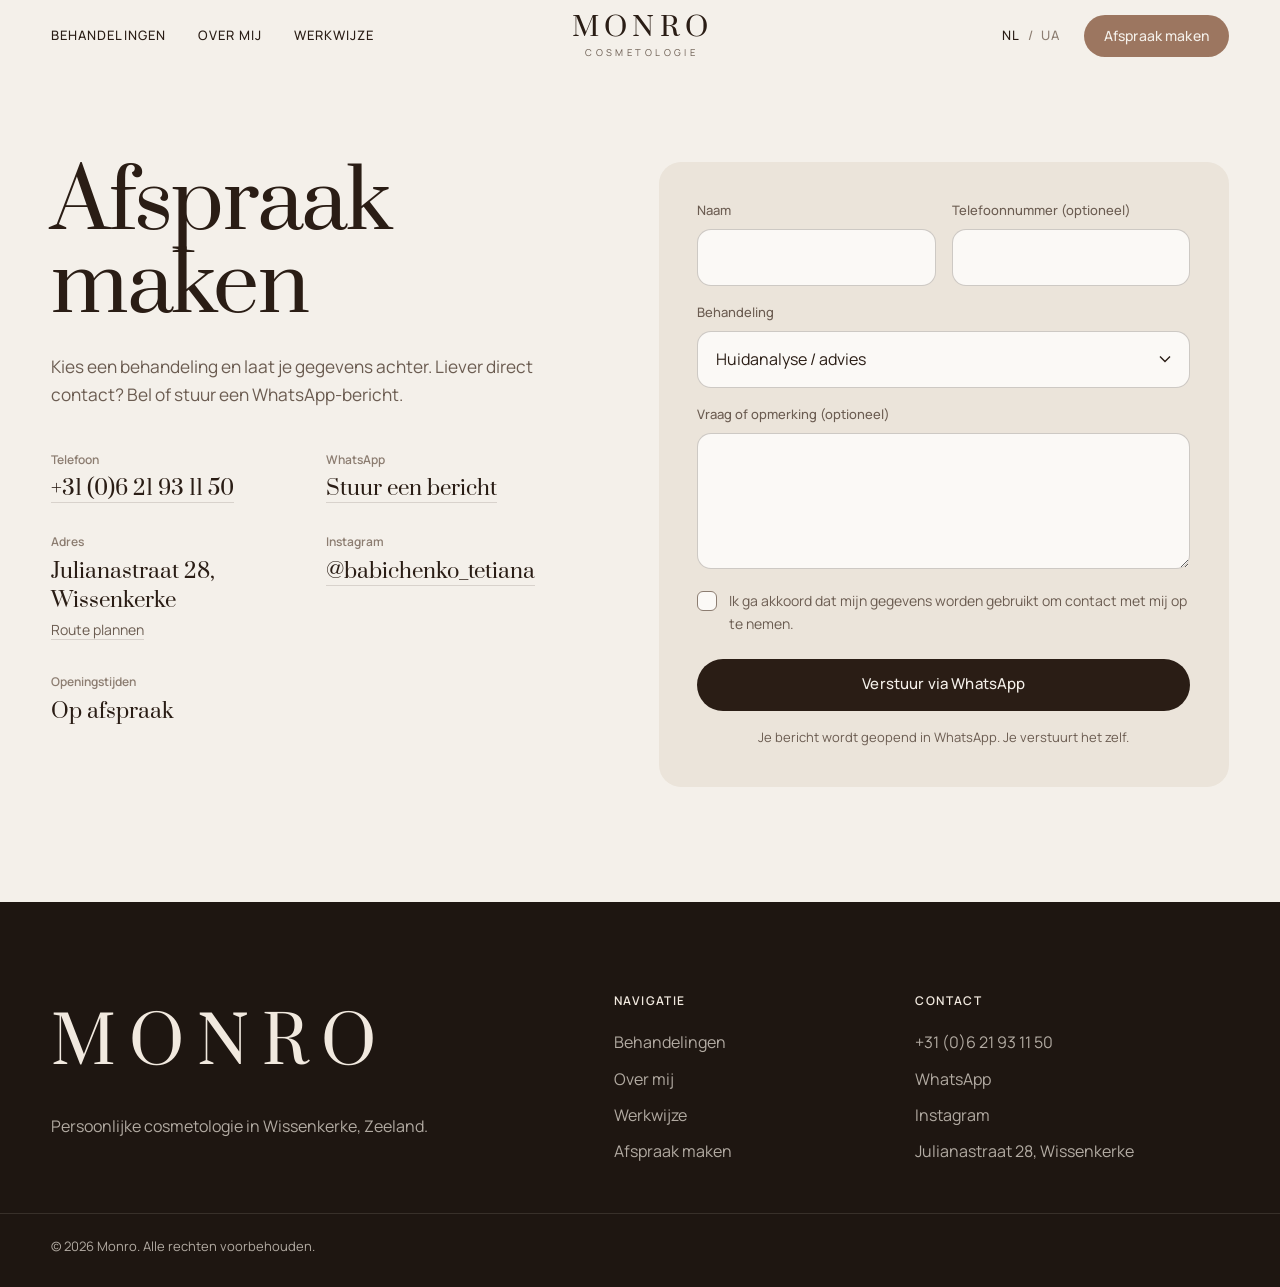
<file: contact/index.html>
<!doctype html>
<html lang="nl">
<head>
  <meta charset="utf-8">
  <meta name="viewport" content="width=device-width, initial-scale=1, viewport-fit=cover">
  <title>Afspraak maken | Monro Wissenkerke</title>
  <meta name="description" content="Maak een afspraak bij Monro in Wissenkerke via het formulier, WhatsApp of telefoon. Julianastraat 28, Wissenkerke.">
  <meta name="theme-color" content="#F4F0EA">
  <meta property="og:title" content="Afspraak maken | Monro Wissenkerke">
  <meta property="og:description" content="Maak een afspraak bij Monro in Wissenkerke via het formulier, WhatsApp of telefoon. Julianastraat 28, Wissenkerke.">
  <meta property="og:type" content="website">
  <meta property="og:image" content="https://monro-shop.store/images/hero.jpg">
  <link rel="alternate" hreflang="nl" href="https://monro-shop.store/contact/">
  <link rel="alternate" hreflang="uk" href="https://monro-shop.store/uk/contact/">
  <link rel="alternate" hreflang="x-default" href="https://monro-shop.store/contact/">
  <link rel="canonical" href="https://monro-shop.store/contact/">
  <link rel="icon" href="/favicon.svg" type="image/svg+xml">
  <link rel="preload" href="/fonts/prata-latin-400-normal.woff2" as="font" type="font/woff2" crossorigin>
  <link rel="stylesheet" href="/css/fonts.css?v=8c6cdbb1">
  <link rel="stylesheet" href="/css/style.css?v=bd616920">
  <script>document.documentElement.classList.add("js")</script>
</head>
<body data-page="contact">
  <a class="skip" href="#main">Naar de inhoud</a>

  <header class="header" id="header">
    <div class="header__inner">
      <nav class="header__nav" aria-label="Menu">
        <a href="/behandelingen/">Behandelingen</a>
        <a href="/over/">Over mij</a>
        <a href="/werkwijze/">Werkwijze</a>
      </nav>
      <a class="brand" href="/" aria-label="Monro, Home">
        <span class="brand__name">Monro</span>
        <span class="brand__sub">cosmetologie</span>
      </a>
      <div class="header__actions">
        <div class="lang"><a class="lang__link" href="/contact/" hreflang="nl" lang="nl" aria-current="true">NL</a><span class="lang__sep" aria-hidden="true">/</span><a class="lang__link" href="/uk/contact/" hreflang="uk" lang="uk">UA</a></div>
        <a class="btn btn--dark btn--sm header__cta" href="/contact/" aria-current="page">Afspraak maken</a>
        <button type="button" class="burger" id="burger" aria-expanded="false" aria-controls="mobile-menu">
          <span class="burger__lines" aria-hidden="true"></span>
          <span class="sr">Menu</span>
        </button>
      </div>
    </div>
  </header>
  <div class="header-sentinel" aria-hidden="true"></div>

  <div class="mobile-menu" id="mobile-menu" hidden>
    <nav class="mobile-menu__nav" aria-label="Menu">
      <a href="/">Home</a>
      <a href="/behandelingen/">Behandelingen</a>
        <a href="/over/">Over mij</a>
        <a href="/werkwijze/">Werkwijze</a>
    </nav>
    <a class="btn btn--dark btn--block" href="/contact/">Afspraak maken</a>
  </div>

  <main id="main">
    <section class="contact">
      <div class="contact__info">
        <h1 class="page-head__title reveal">Afspraak maken</h1>
        <p class="page-head__lead reveal">Kies een behandeling en laat je gegevens achter. Liever direct contact? Bel of stuur een WhatsApp-bericht.</p>
        <dl class="contact__list reveal">
          <div><dt>Telefoon</dt><dd><a href="tel:+31621931150">+31 (0)6 21 93 11 50</a></dd></div>
          <div><dt>WhatsApp</dt><dd><a href="https://wa.me/31621931150" target="_blank" rel="noopener">Stuur een bericht</a></dd></div>
          <div><dt>Adres</dt><dd>Julianastraat 28, Wissenkerke<br><a class="small-link" href="https://www.google.com/maps/search/?api=1&amp;query=Julianastraat+28+Wissenkerke" target="_blank" rel="noopener">Route plannen</a></dd></div>
          <div><dt>Instagram</dt><dd><a href="https://www.instagram.com/babichenko_tetiana/" target="_blank" rel="noopener">@babichenko_tetiana</a></dd></div>
          <div><dt>Openingstijden</dt><dd>Op afspraak</dd></div>
        </dl>
      </div>

      <form class="form reveal" id="booking-form" novalidate
            data-whatsapp="31621931150" data-email=""
            data-subject="Afspraakaanvraag via website">
        <div class="form__row">
          <div class="field">
            <label class="field__label" for="f-name">Naam</label>
            <input id="f-name" type="text" name="name" autocomplete="name" required>
          </div>
          <div class="field">
            <label class="field__label" for="f-phone">Telefoonnummer (optioneel)</label>
            <input id="f-phone" type="tel" name="phone" autocomplete="tel" inputmode="tel">
          </div>
        </div>
        <div class="field field--select">
          <label class="field__label" for="f-service">Behandeling</label>
          <select id="f-service" name="service"><option value="consult">Huidanalyse / advies</option><option value="dieptereiniging">Multimodale dieptereiniging</option><option value="acne">Uitgebreide acnebehandeling</option><option value="couperose">Kalmerende behandeling bij couperose</option><option value="microneedling">Microneedling gezicht</option><option value="peeling">Professionele chemische peelings</option><option value="elektroporatie">Elektroporatie, mesotherapie zonder naalden</option><option value="microcurrent">Microcurrent gezichtsbehandeling</option><option value="chiromassage">Spaanse chiromassage gezicht</option><option value="serum">Intensieve serumbehandeling</option><option value="glow">Glow Before You Go</option><option value="fullface">MONRO Full Face</option><option value="unsure">Weet ik nog niet</option></select>
        </div>
        <div class="field">
          <label class="field__label" for="f-message">Vraag of opmerking (optioneel)</label>
          <textarea id="f-message" name="message" rows="4"></textarea>
        </div>
        <label class="check">
          <input type="checkbox" name="consent" required>
          <span>Ik ga akkoord dat mijn gegevens worden gebruikt om contact met mij op te nemen.</span>
        </label>
        <p class="form__error" id="form-error" role="alert" hidden>Vul je naam in en vink de toestemming aan.</p>
        <button type="submit" class="btn btn--dark btn--block">Verstuur via WhatsApp</button>
        <p class="form__note">Je bericht wordt geopend in WhatsApp. Je verstuurt het zelf.</p>
      </form>
    </section>
  </main>
  <footer class="footer">
    <div class="footer__inner">
      <div class="footer__brand">
        <a class="brand__name brand__name--lg" href="/">Monro</a>
        <p>Persoonlijke cosmetologie in Wissenkerke, Zeeland.</p>
      </div>
      <nav class="footer__col" aria-label="Navigatie">
        <p class="footer__label">Navigatie</p>
        <a href="/behandelingen/">Behandelingen</a>
        <a href="/over/">Over mij</a>
        <a href="/werkwijze/">Werkwijze</a>
        <a href="/contact/">Afspraak maken</a>
      </nav>
      <div class="footer__col">
        <p class="footer__label">Contact</p>
        <a href="tel:+31621931150">+31 (0)6 21 93 11 50</a>
        <a href="https://wa.me/31621931150" target="_blank" rel="noopener">WhatsApp</a>
        <a href="https://www.instagram.com/babichenko_tetiana/" target="_blank" rel="noopener">Instagram</a>
        <a href="https://www.google.com/maps/search/?api=1&amp;query=Julianastraat+28+Wissenkerke" target="_blank" rel="noopener">Julianastraat 28, Wissenkerke</a>
      </div>
    </div>
    <div class="footer__bottom">
      <span>© 2026 Monro. Alle rechten voorbehouden.</span>
      
    </div>
  </footer>
  <script src="/js/main.js?v=75e50c85" defer></script>
</body>
</html>
</file>
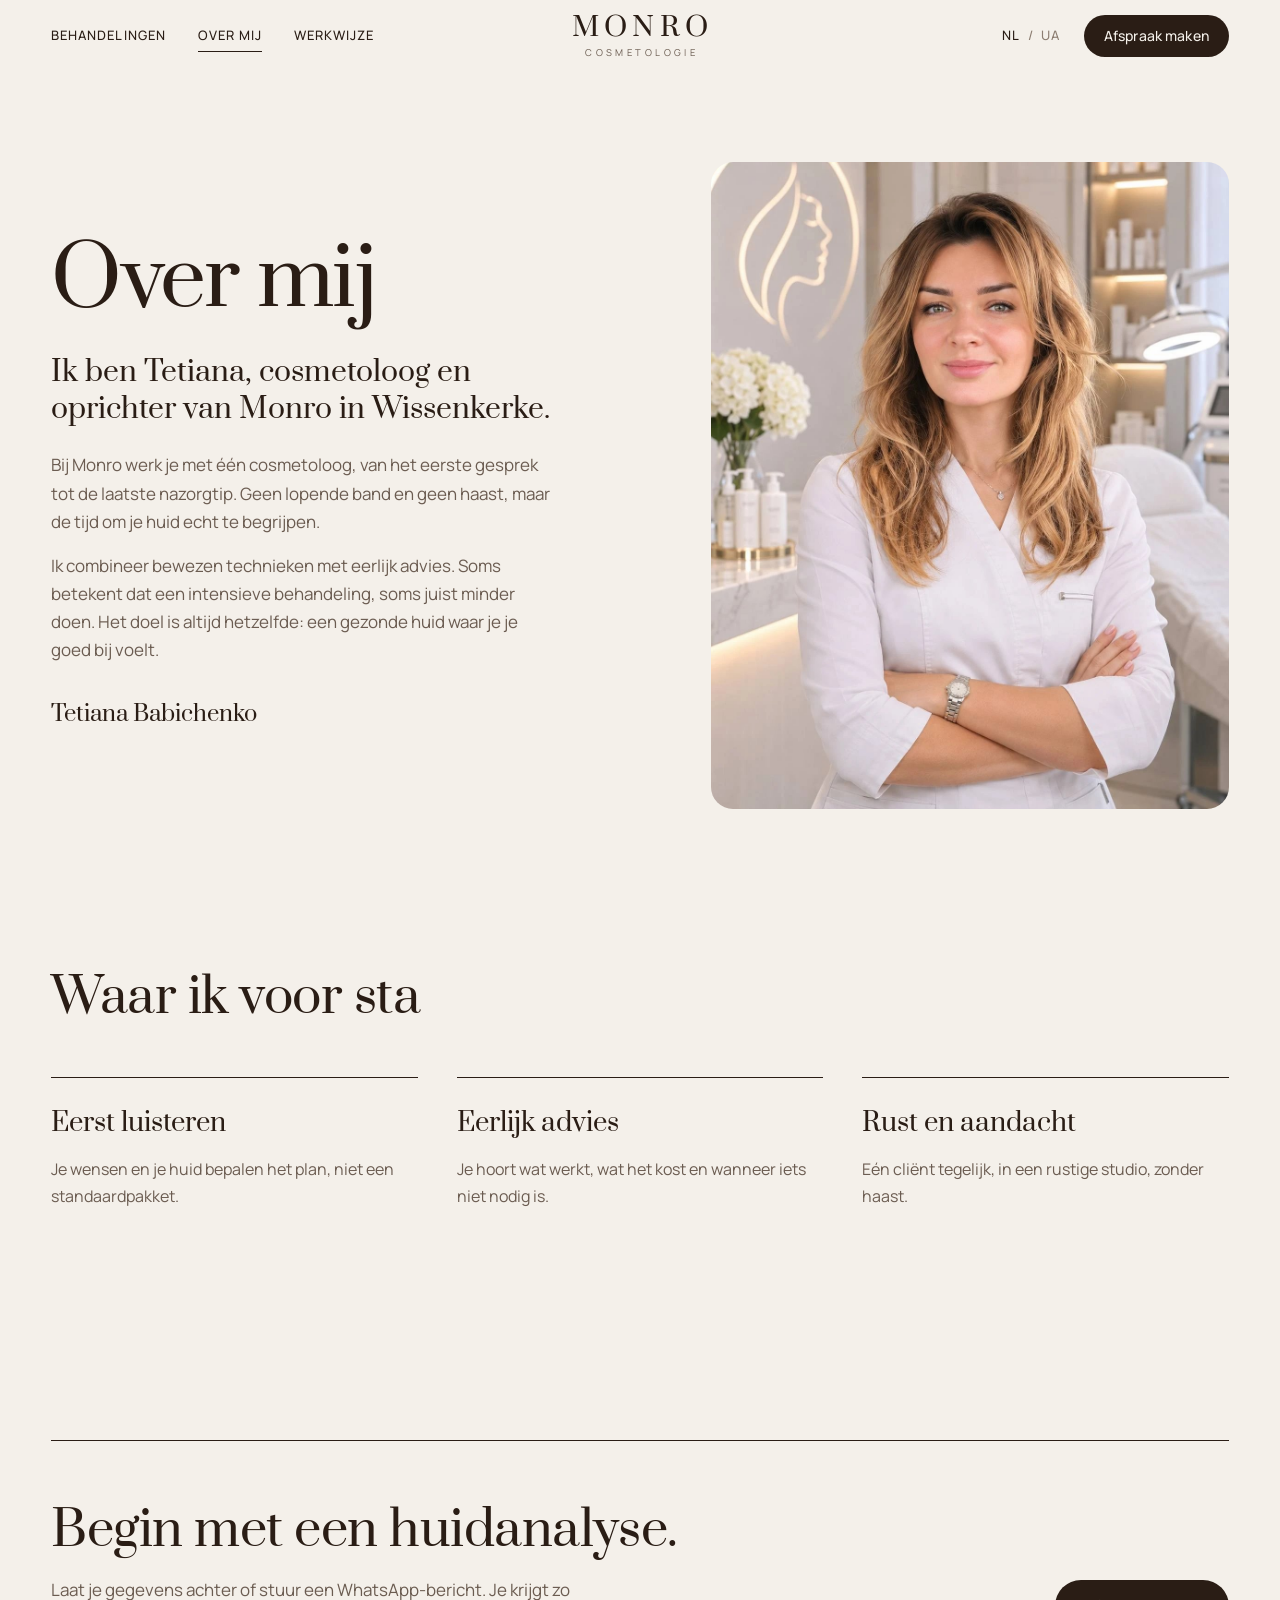
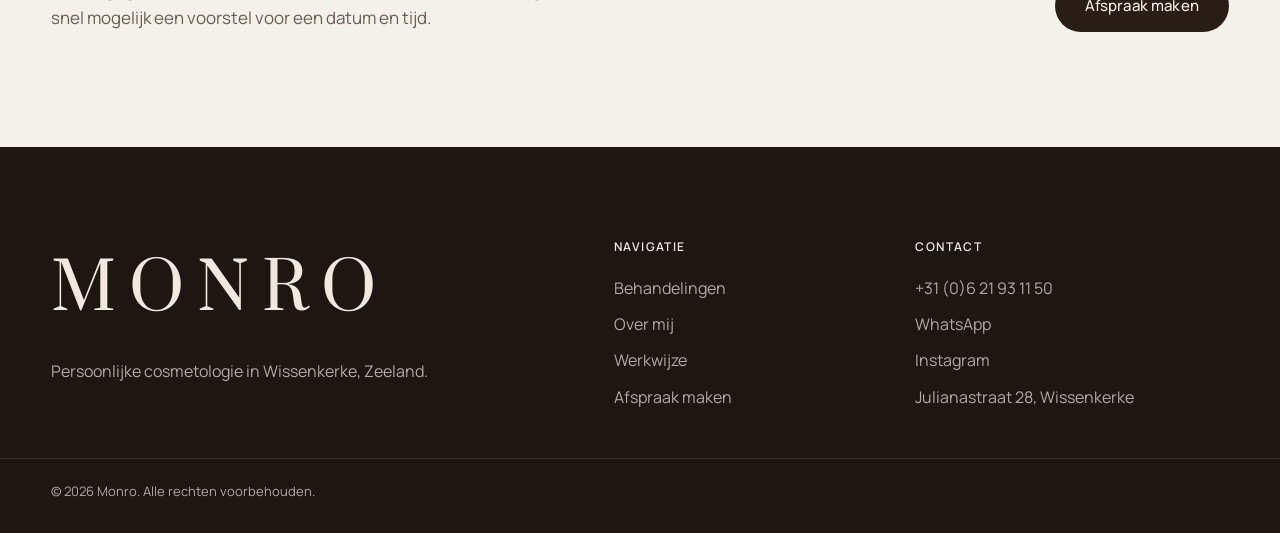
<file: over/index.html>
<!doctype html>
<html lang="nl">
<head>
  <meta charset="utf-8">
  <meta name="viewport" content="width=device-width, initial-scale=1, viewport-fit=cover">
  <title>Over mij | Monro Wissenkerke</title>
  <meta name="description" content="Maak kennis met Tetiana Babichenko, cosmetoloog in Wissenkerke. Persoonlijke aandacht, eerlijk advies, in het Nederlands en Oekraïens.">
  <meta name="theme-color" content="#F4F0EA">
  <meta property="og:title" content="Over mij | Monro Wissenkerke">
  <meta property="og:description" content="Maak kennis met Tetiana Babichenko, cosmetoloog in Wissenkerke. Persoonlijke aandacht, eerlijk advies, in het Nederlands en Oekraïens.">
  <meta property="og:type" content="website">
  <meta property="og:image" content="https://monro-shop.store/images/hero.jpg">
  <link rel="alternate" hreflang="nl" href="https://monro-shop.store/over/">
  <link rel="alternate" hreflang="uk" href="https://monro-shop.store/uk/over/">
  <link rel="alternate" hreflang="x-default" href="https://monro-shop.store/over/">
  <link rel="canonical" href="https://monro-shop.store/over/">
  <link rel="icon" href="/favicon.svg" type="image/svg+xml">
  <link rel="preload" href="/fonts/prata-latin-400-normal.woff2" as="font" type="font/woff2" crossorigin>
  <link rel="stylesheet" href="/css/fonts.css?v=8c6cdbb1">
  <link rel="stylesheet" href="/css/style.css?v=bd616920">
  <script>document.documentElement.classList.add("js")</script>
</head>
<body data-page="about">
  <a class="skip" href="#main">Naar de inhoud</a>

  <header class="header" id="header">
    <div class="header__inner">
      <nav class="header__nav" aria-label="Menu">
        <a href="/behandelingen/">Behandelingen</a>
        <a href="/over/" aria-current="page">Over mij</a>
        <a href="/werkwijze/">Werkwijze</a>
      </nav>
      <a class="brand" href="/" aria-label="Monro, Home">
        <span class="brand__name">Monro</span>
        <span class="brand__sub">cosmetologie</span>
      </a>
      <div class="header__actions">
        <div class="lang"><a class="lang__link" href="/over/" hreflang="nl" lang="nl" aria-current="true">NL</a><span class="lang__sep" aria-hidden="true">/</span><a class="lang__link" href="/uk/over/" hreflang="uk" lang="uk">UA</a></div>
        <a class="btn btn--dark btn--sm header__cta" href="/contact/">Afspraak maken</a>
        <button type="button" class="burger" id="burger" aria-expanded="false" aria-controls="mobile-menu">
          <span class="burger__lines" aria-hidden="true"></span>
          <span class="sr">Menu</span>
        </button>
      </div>
    </div>
  </header>
  <div class="header-sentinel" aria-hidden="true"></div>

  <div class="mobile-menu" id="mobile-menu" hidden>
    <nav class="mobile-menu__nav" aria-label="Menu">
      <a href="/">Home</a>
      <a href="/behandelingen/">Behandelingen</a>
        <a href="/over/" aria-current="page">Over mij</a>
        <a href="/werkwijze/">Werkwijze</a>
    </nav>
    <a class="btn btn--dark btn--block" href="/contact/">Afspraak maken</a>
  </div>

  <main id="main">
    <section class="about-hero">
      <div class="about-hero__text">
        <h1 class="page-head__title reveal">Over mij</h1>
        <p class="about-hero__intro reveal">Ik ben Tetiana, cosmetoloog en oprichter van Monro in Wissenkerke.</p>
        <p class="reveal">Bij Monro werk je met één cosmetoloog, van het eerste gesprek tot de laatste nazorgtip. Geen lopende band en geen haast, maar de tijd om je huid echt te begrijpen.</p>
        <p class="reveal">Ik combineer bewezen technieken met eerlijk advies. Soms betekent dat een intensieve behandeling, soms juist minder doen. Het doel is altijd hetzelfde: een gezonde huid waar je je goed bij voelt.</p>
        <p class="about-hero__sign reveal">Tetiana Babichenko</p>
      </div>
      <div class="about-hero__media reveal"><img src="/images/tetiana.jpg" alt="Tetiana Babichenko" width="1122" height="1402"></div>
    </section>

    <section class="section">
      <h2 class="h2 reveal">Waar ik voor sta</h2>
      <ul class="values">
        <li class="value reveal"><h3 class="value__title">Eerst luisteren</h3><p>Je wensen en je huid bepalen het plan, niet een standaardpakket.</p></li>
        <li class="value reveal"><h3 class="value__title">Eerlijk advies</h3><p>Je hoort wat werkt, wat het kost en wanneer iets niet nodig is.</p></li>
        <li class="value reveal"><h3 class="value__title">Rust en aandacht</h3><p>Eén cliënt tegelijk, in een rustige studio, zonder haast.</p></li>
      </ul>
    </section>

    <section class="cta-band">
      <div class="cta-band__inner">
        <div>
          <h2 class="h2 reveal">Begin met een huidanalyse.</h2>
          <p class="cta-band__text reveal">Laat je gegevens achter of stuur een WhatsApp-bericht. Je krijgt zo snel mogelijk een voorstel voor een datum en tijd.</p>
        </div>
        <a class="btn btn--dark reveal" href="/contact/">Afspraak maken</a>
      </div>
    </section>
  </main>
  <footer class="footer">
    <div class="footer__inner">
      <div class="footer__brand">
        <a class="brand__name brand__name--lg" href="/">Monro</a>
        <p>Persoonlijke cosmetologie in Wissenkerke, Zeeland.</p>
      </div>
      <nav class="footer__col" aria-label="Navigatie">
        <p class="footer__label">Navigatie</p>
        <a href="/behandelingen/">Behandelingen</a>
        <a href="/over/">Over mij</a>
        <a href="/werkwijze/">Werkwijze</a>
        <a href="/contact/">Afspraak maken</a>
      </nav>
      <div class="footer__col">
        <p class="footer__label">Contact</p>
        <a href="tel:+31621931150">+31 (0)6 21 93 11 50</a>
        <a href="https://wa.me/31621931150" target="_blank" rel="noopener">WhatsApp</a>
        <a href="https://www.instagram.com/babichenko_tetiana/" target="_blank" rel="noopener">Instagram</a>
        <a href="https://www.google.com/maps/search/?api=1&amp;query=Julianastraat+28+Wissenkerke" target="_blank" rel="noopener">Julianastraat 28, Wissenkerke</a>
      </div>
    </div>
    <div class="footer__bottom">
      <span>© 2026 Monro. Alle rechten voorbehouden.</span>
      
    </div>
  </footer>
  <script src="/js/main.js?v=75e50c85" defer></script>
</body>
</html>
</file>
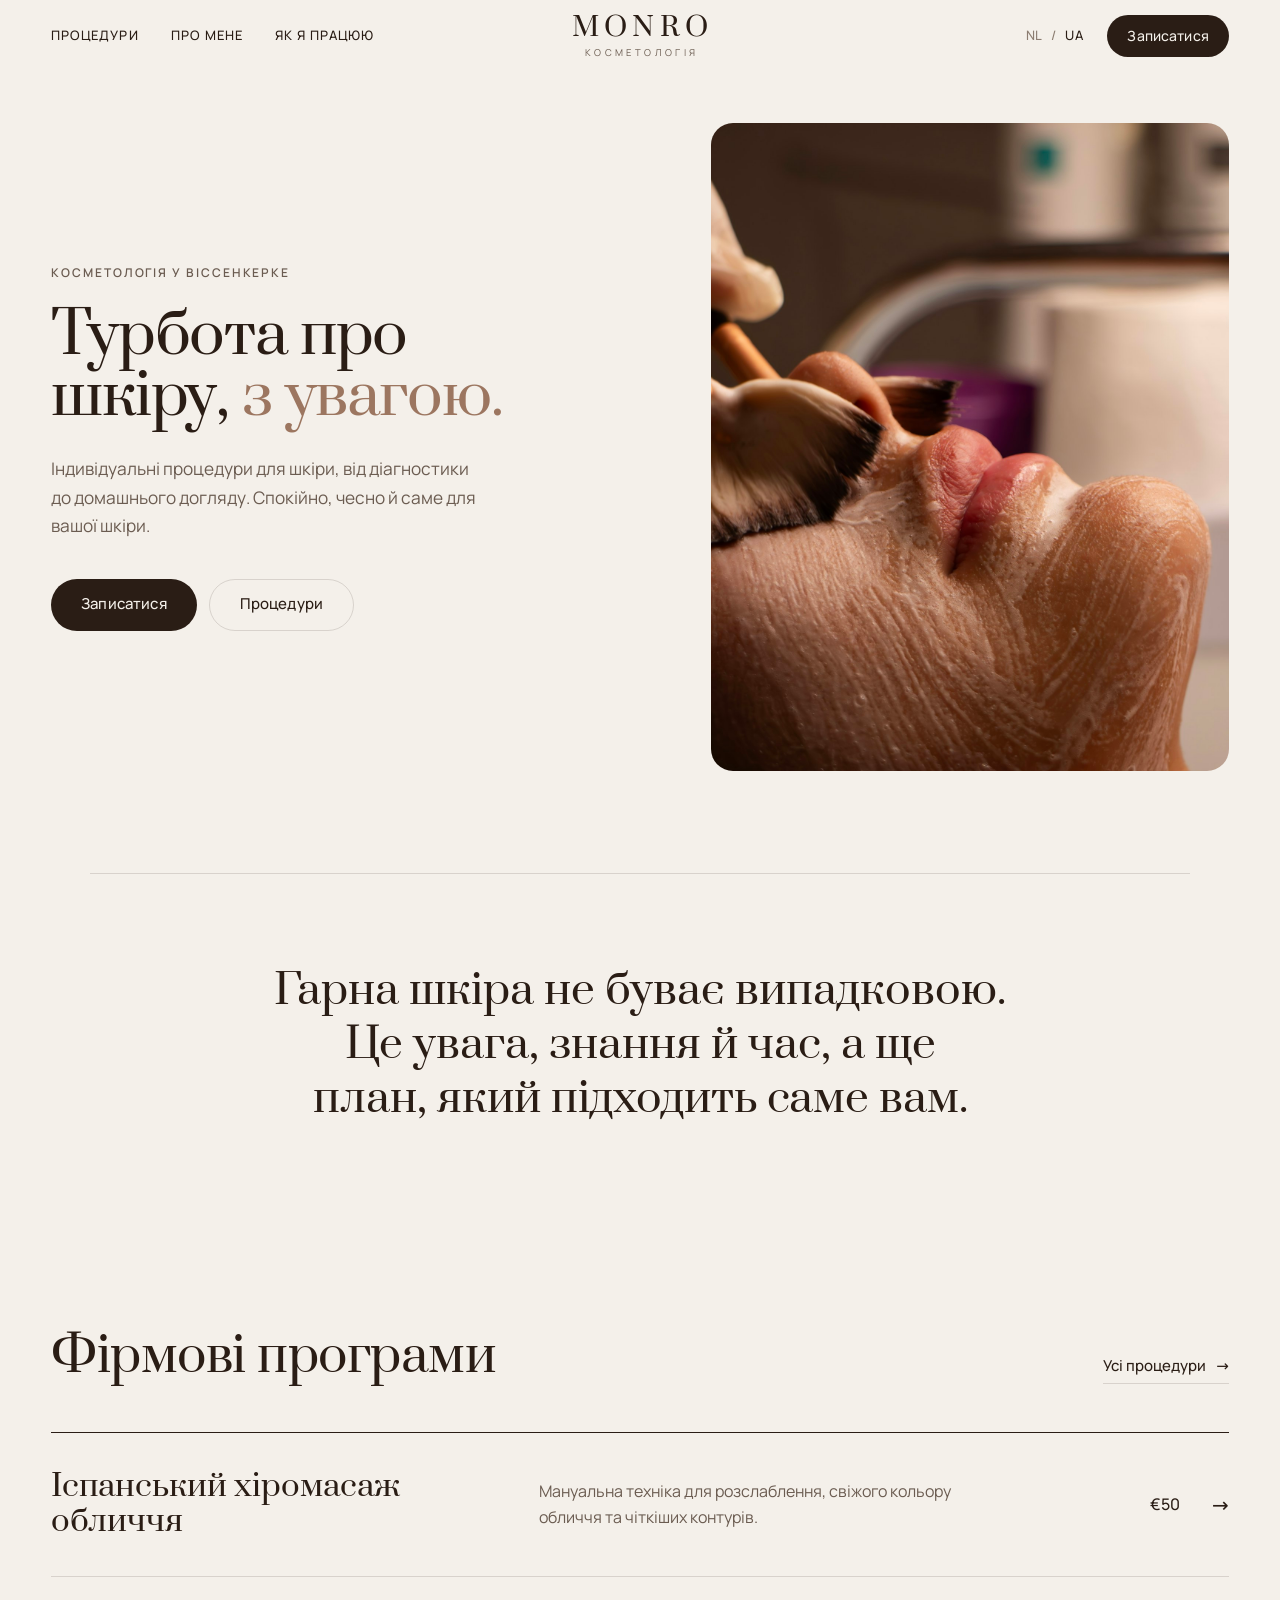
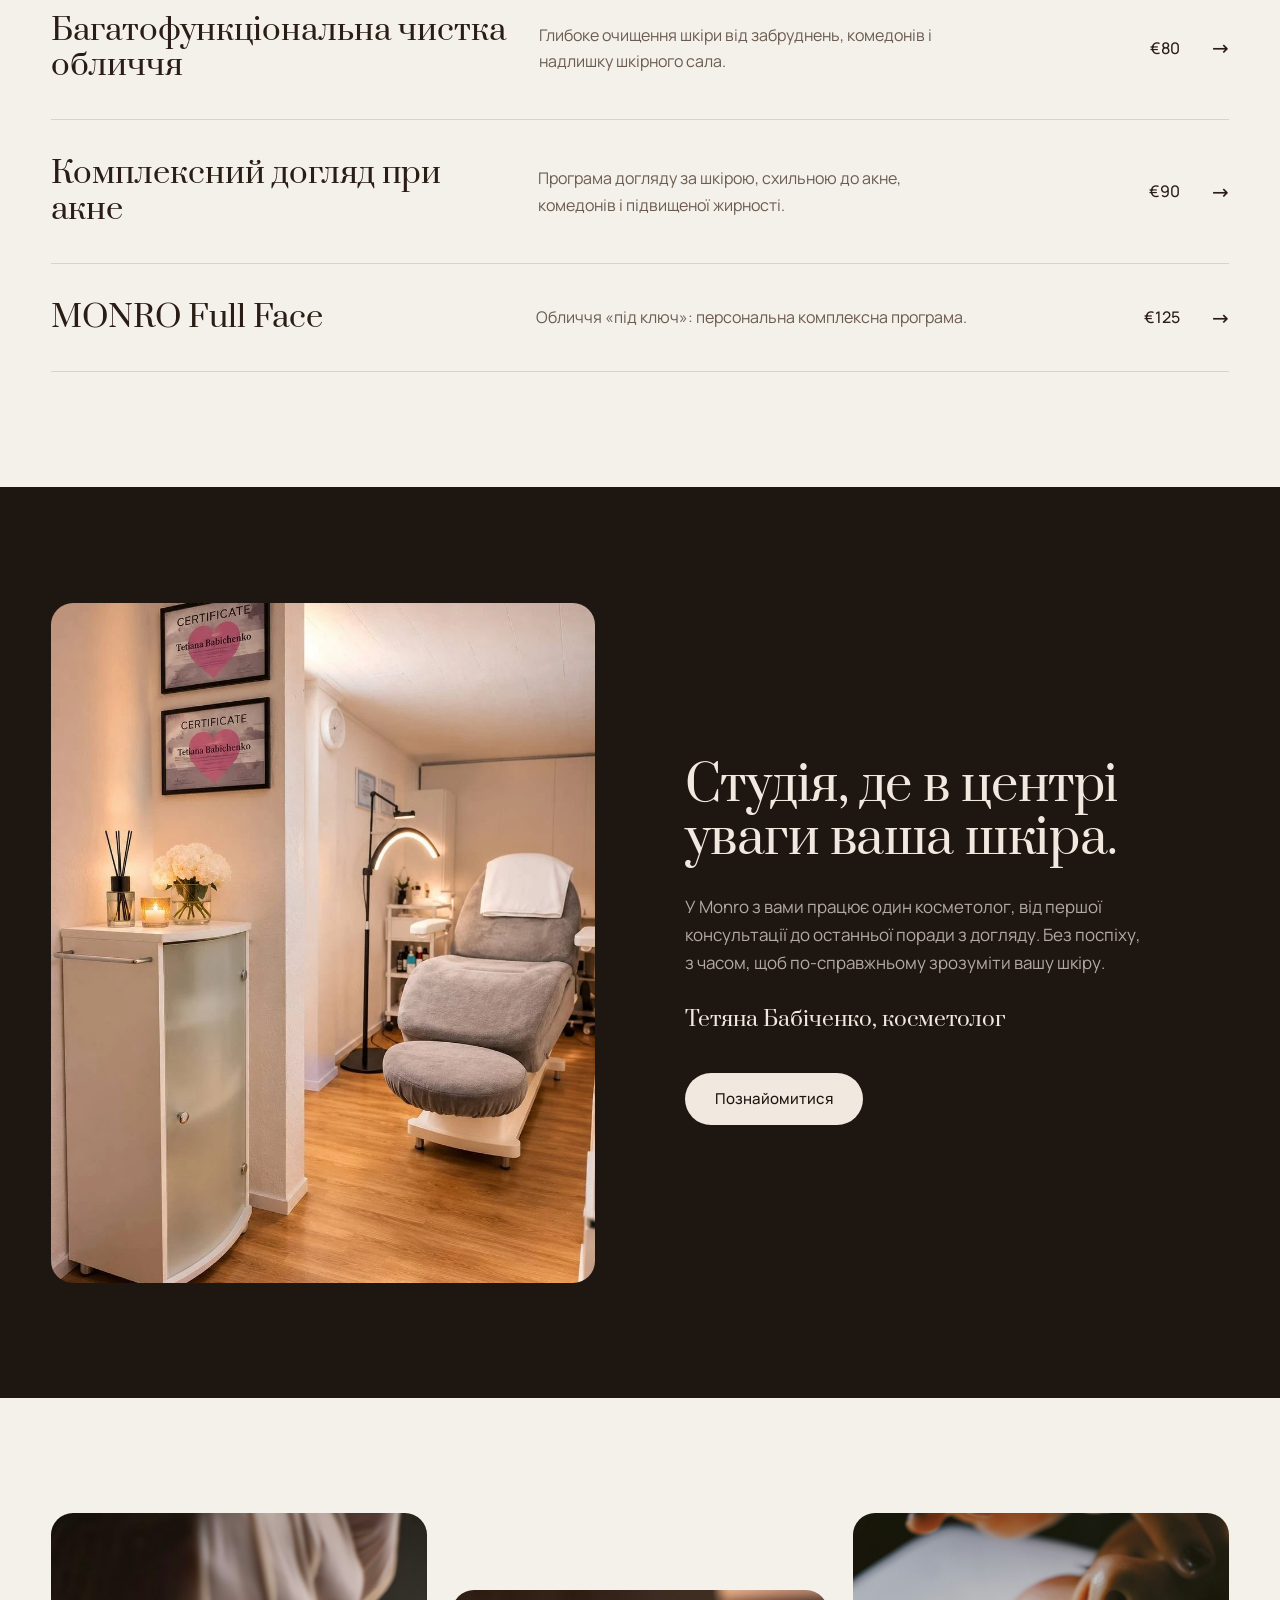
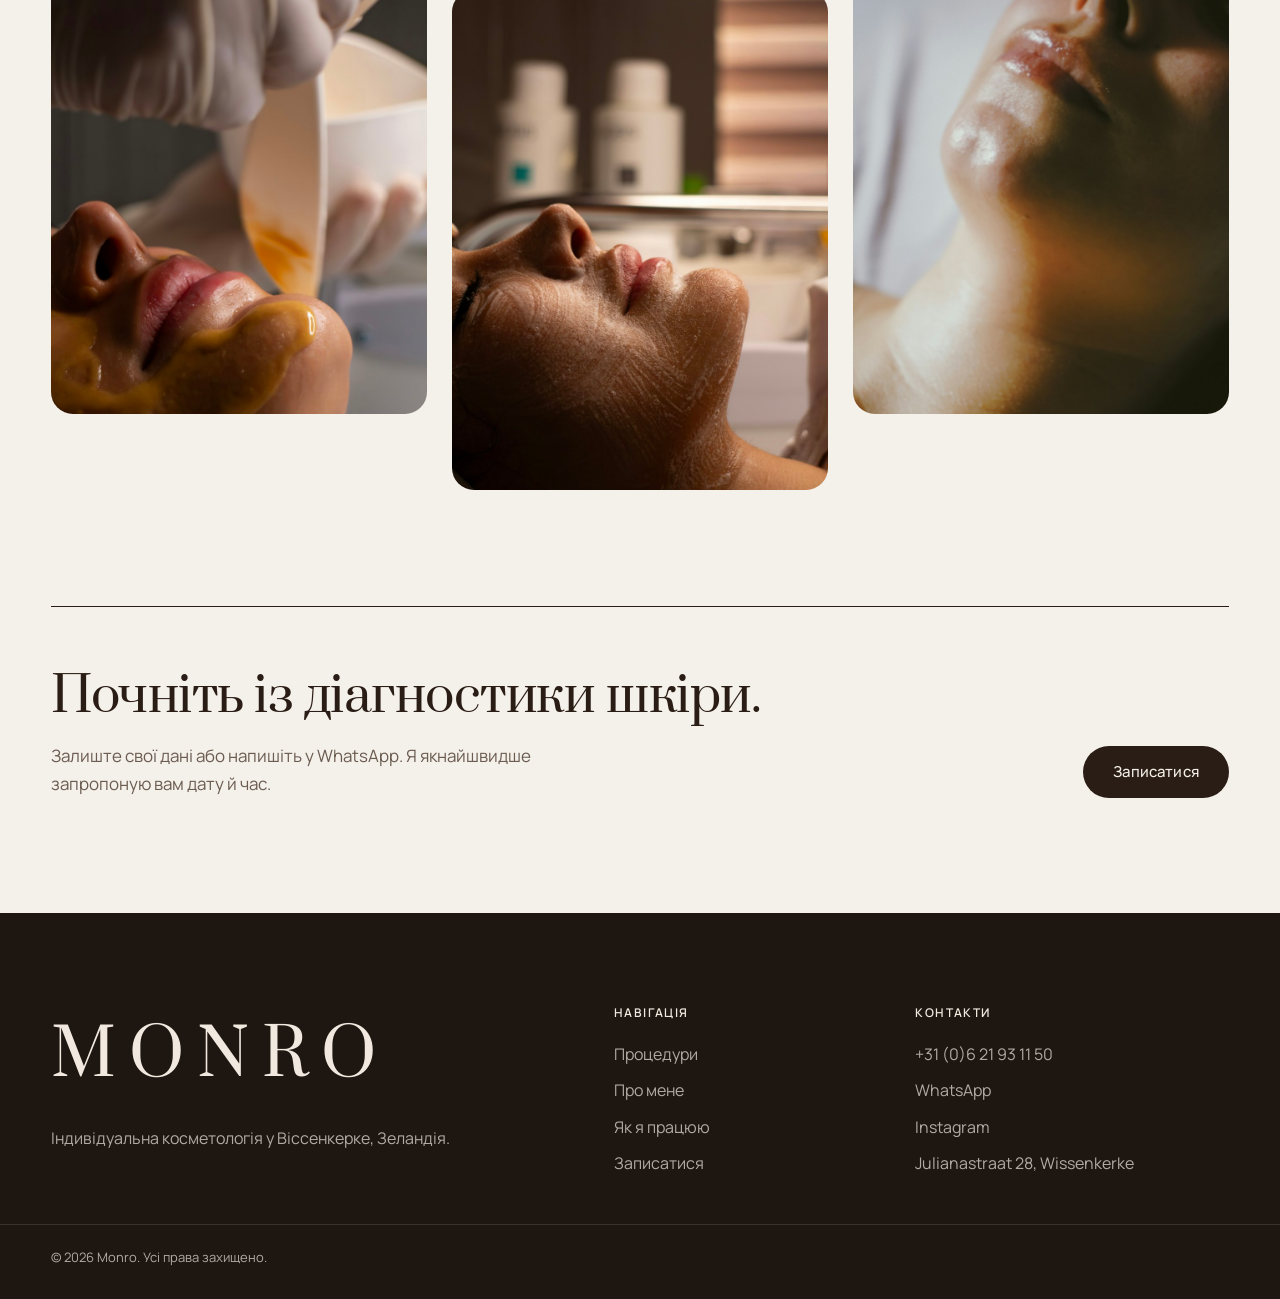
<file: uk/index.html>
<!doctype html>
<html lang="uk">
<head>
  <meta charset="utf-8">
  <meta name="viewport" content="width=device-width, initial-scale=1, viewport-fit=cover">
  <title>Monro | Косметологія у Віссенкерке</title>
  <meta name="description" content="Індивідуальний догляд за обличчям у Віссенкерке, Зеландія: чистка, догляд при акне, мікронідлінг, пілінги та інше. Від діагностики до домашнього догляду.">
  <meta name="theme-color" content="#F4F0EA">
  <meta property="og:title" content="Monro | Косметологія у Віссенкерке">
  <meta property="og:description" content="Індивідуальний догляд за обличчям у Віссенкерке, Зеландія: чистка, догляд при акне, мікронідлінг, пілінги та інше. Від діагностики до домашнього догляду.">
  <meta property="og:type" content="website">
  <meta property="og:image" content="https://monro-shop.store/images/hero.jpg">
  <link rel="alternate" hreflang="nl" href="https://monro-shop.store/">
  <link rel="alternate" hreflang="uk" href="https://monro-shop.store/uk/">
  <link rel="alternate" hreflang="x-default" href="https://monro-shop.store/">
  <link rel="canonical" href="https://monro-shop.store/uk/">
  <link rel="icon" href="/favicon.svg" type="image/svg+xml">
  <link rel="preload" href="/fonts/prata-cyrillic-400-normal.woff2" as="font" type="font/woff2" crossorigin>
  <link rel="stylesheet" href="/css/fonts.css?v=8c6cdbb1">
  <link rel="stylesheet" href="/css/style.css?v=bd616920">
  <script>document.documentElement.classList.add("js")</script>
</head>
<body data-page="home">
  <a class="skip" href="#main">До змісту</a>

  <header class="header" id="header">
    <div class="header__inner">
      <nav class="header__nav" aria-label="Menu">
        <a href="/uk/behandelingen/">Процедури</a>
        <a href="/uk/over/">Про мене</a>
        <a href="/uk/werkwijze/">Як я працюю</a>
      </nav>
      <a class="brand" href="/uk/" aria-label="Monro, Головна">
        <span class="brand__name">Monro</span>
        <span class="brand__sub">косметологія</span>
      </a>
      <div class="header__actions">
        <div class="lang"><a class="lang__link" href="/" hreflang="nl" lang="nl">NL</a><span class="lang__sep" aria-hidden="true">/</span><a class="lang__link" href="/uk/" hreflang="uk" lang="uk" aria-current="true">UA</a></div>
        <a class="btn btn--dark btn--sm header__cta" href="/uk/contact/">Записатися</a>
        <button type="button" class="burger" id="burger" aria-expanded="false" aria-controls="mobile-menu">
          <span class="burger__lines" aria-hidden="true"></span>
          <span class="sr">Меню</span>
        </button>
      </div>
    </div>
  </header>
  <div class="header-sentinel" aria-hidden="true"></div>

  <div class="mobile-menu" id="mobile-menu" hidden>
    <nav class="mobile-menu__nav" aria-label="Меню">
      <a href="/uk/" aria-current="page">Головна</a>
      <a href="/uk/behandelingen/">Процедури</a>
        <a href="/uk/over/">Про мене</a>
        <a href="/uk/werkwijze/">Як я працюю</a>
    </nav>
    <a class="btn btn--dark btn--block" href="/uk/contact/">Записатися</a>
  </div>

  <main id="main">
    <section class="hero">
      <div class="hero__text">
        <p class="eyebrow reveal">Косметологія у Віссенкерке</p>
        <h1 class="hero__title reveal">Турбота про шкіру, <span class="accent">з увагою.</span></h1>
        <p class="hero__lead reveal">Індивідуальні процедури для шкіри, від діагностики до домашнього догляду. Спокійно, чесно й саме для вашої шкіри.</p>
        <div class="hero__ctas reveal">
          <a class="btn btn--dark" href="/uk/contact/">Записатися</a>
          <a class="btn btn--ghost" href="/uk/behandelingen/">Процедури</a>
        </div>
      </div>
      <div class="hero__media reveal">
        <img src="/images/hero.jpg" alt="" width="1400" height="2100" fetchpriority="high">
      </div>
    </section>

    <section class="manifesto">
      <p class="manifesto__text reveal">Гарна шкіра не буває випадковою. Це увага, знання й час, а ще план, який підходить саме вам.</p>
    </section>

    <section class="section">
      <div class="section__bar">
        <h2 class="h2 reveal">Фірмові програми</h2>
        <a class="link-arrow reveal" href="/uk/behandelingen/">Усі процедури</a>
      </div>
      <ul class="tlist">
          <li class="reveal">
            <a class="tlist__row" href="/uk/behandelingen/#chiromassage">
              <span class="tlist__img"><img src="/images/sfeer-3.jpg" alt="" loading="lazy" width="400" height="500"></span>
              <span class="tlist__name">Іспанський хіромасаж обличчя</span>
              <span class="tlist__short">Мануальна техніка для розслаблення, свіжого кольору обличчя та чіткіших контурів.</span>
              <span class="tlist__price">€50</span>
              <span class="tlist__arrow" aria-hidden="true">→</span>
            </a>
          </li>
          <li class="reveal">
            <a class="tlist__row" href="/uk/behandelingen/#dieptereiniging">
              <span class="tlist__img"><img src="/images/reiniging.jpg" alt="" loading="lazy" width="400" height="500"></span>
              <span class="tlist__name">Багатофункціональна чистка обличчя</span>
              <span class="tlist__short">Глибоке очищення шкіри від забруднень, комедонів і надлишку шкірного сала.</span>
              <span class="tlist__price">€80</span>
              <span class="tlist__arrow" aria-hidden="true">→</span>
            </a>
          </li>
          <li class="reveal">
            <a class="tlist__row" href="/uk/behandelingen/#acne">
              <span class="tlist__img"><img src="/images/sfeer-2.jpg" alt="" loading="lazy" width="400" height="500"></span>
              <span class="tlist__name">Комплексний догляд при акне</span>
              <span class="tlist__short">Програма догляду за шкірою, схильною до акне, комедонів і підвищеної жирності.</span>
              <span class="tlist__price">€90</span>
              <span class="tlist__arrow" aria-hidden="true">→</span>
            </a>
          </li>
          <li class="reveal">
            <a class="tlist__row" href="/uk/behandelingen/#fullface">
              <span class="tlist__img"><img src="/images/sfeer-1.jpg" alt="" loading="lazy" width="400" height="500"></span>
              <span class="tlist__name">MONRO Full Face</span>
              <span class="tlist__short">Обличчя «під ключ»: персональна комплексна програма.</span>
              <span class="tlist__price">€125</span>
              <span class="tlist__arrow" aria-hidden="true">→</span>
            </a>
          </li>
      </ul>
    </section>

    <section class="dark-split">
      <div class="dark-split__inner">
        <div class="dark-split__media reveal"><img src="/images/kabinet.jpg" alt="Кабінет Monro у Віссенкерке" loading="lazy" width="960" height="1280"></div>
        <div class="dark-split__text">
          <h2 class="h2 reveal">Студія, де в центрі уваги ваша шкіра.</h2>
          <p class="reveal">У Monro з вами працює один косметолог, від першої консультації до останньої поради з догляду. Без поспіху, з часом, щоб по-справжньому зрозуміти вашу шкіру.</p>
          <p class="dark-split__sign reveal">Тетяна Бабіченко, косметолог</p>
          <a class="btn btn--light reveal" href="/uk/over/">Познайомитися</a>
        </div>
      </div>
    </section>

    <section class="gallery" aria-hidden="true">
      <div class="gallery__item reveal"><img src="/images/sfeer-1.jpg" alt="" loading="lazy" width="900" height="1350"></div>
      <div class="gallery__item gallery__item--offset reveal"><img src="/images/sfeer-2.jpg" alt="" loading="lazy" width="900" height="1350"></div>
      <div class="gallery__item reveal"><img src="/images/sfeer-3.jpg" alt="" loading="lazy" width="900" height="1350"></div>
    </section>

    <section class="cta-band">
      <div class="cta-band__inner">
        <div>
          <h2 class="h2 reveal">Почніть із діагностики шкіри.</h2>
          <p class="cta-band__text reveal">Залиште свої дані або напишіть у WhatsApp. Я якнайшвидше запропоную вам дату й час.</p>
        </div>
        <a class="btn btn--dark reveal" href="/uk/contact/">Записатися</a>
      </div>
    </section>
  </main>
  <footer class="footer">
    <div class="footer__inner">
      <div class="footer__brand">
        <a class="brand__name brand__name--lg" href="/uk/">Monro</a>
        <p>Індивідуальна косметологія у Віссенкерке, Зеландія.</p>
      </div>
      <nav class="footer__col" aria-label="Навігація">
        <p class="footer__label">Навігація</p>
        <a href="/uk/behandelingen/">Процедури</a>
        <a href="/uk/over/">Про мене</a>
        <a href="/uk/werkwijze/">Як я працюю</a>
        <a href="/uk/contact/">Записатися</a>
      </nav>
      <div class="footer__col">
        <p class="footer__label">Контакти</p>
        <a href="tel:+31621931150">+31 (0)6 21 93 11 50</a>
        <a href="https://wa.me/31621931150" target="_blank" rel="noopener">WhatsApp</a>
        <a href="https://www.instagram.com/babichenko_tetiana/" target="_blank" rel="noopener">Instagram</a>
        <a href="https://www.google.com/maps/search/?api=1&amp;query=Julianastraat+28+Wissenkerke" target="_blank" rel="noopener">Julianastraat 28, Wissenkerke</a>
      </div>
    </div>
    <div class="footer__bottom">
      <span>© 2026 Monro. Усі права захищено.</span>
      
    </div>
  </footer>
  <script src="/js/main.js?v=75e50c85" defer></script>
</body>
</html>
</file>
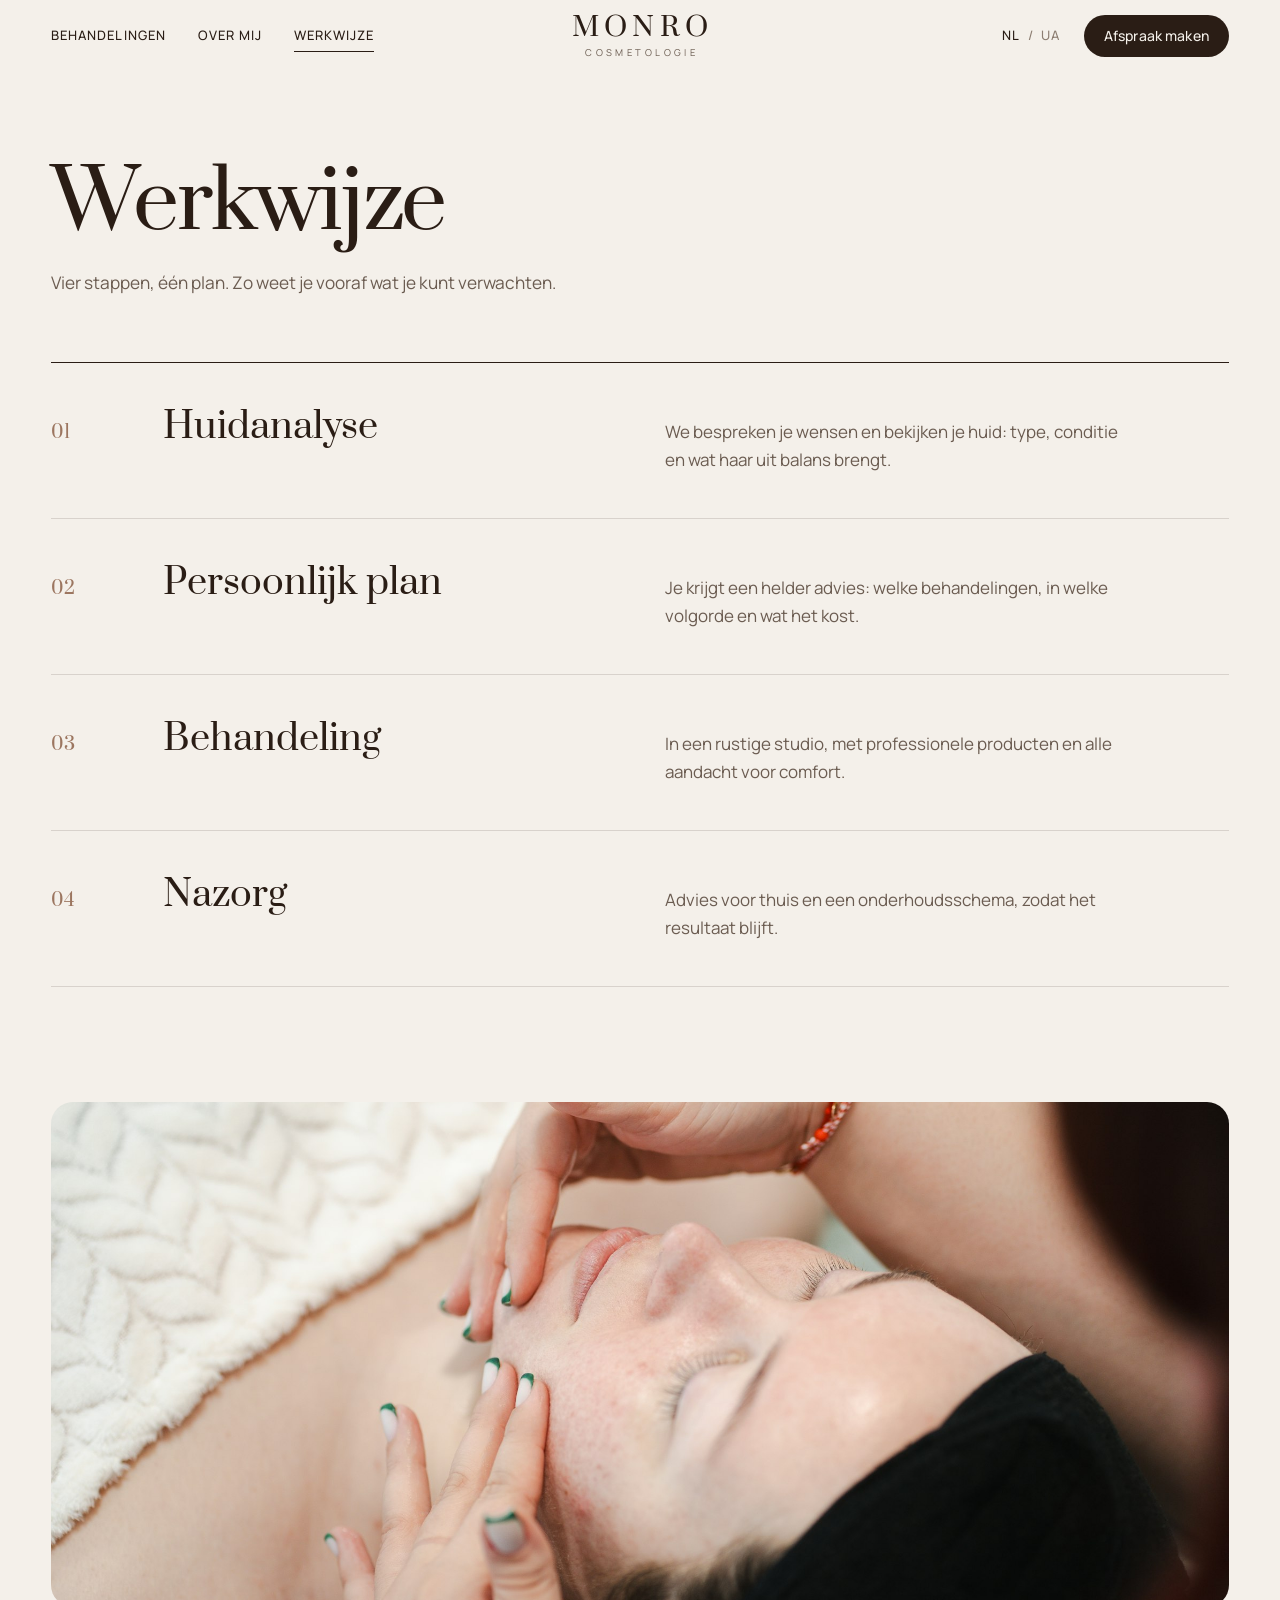
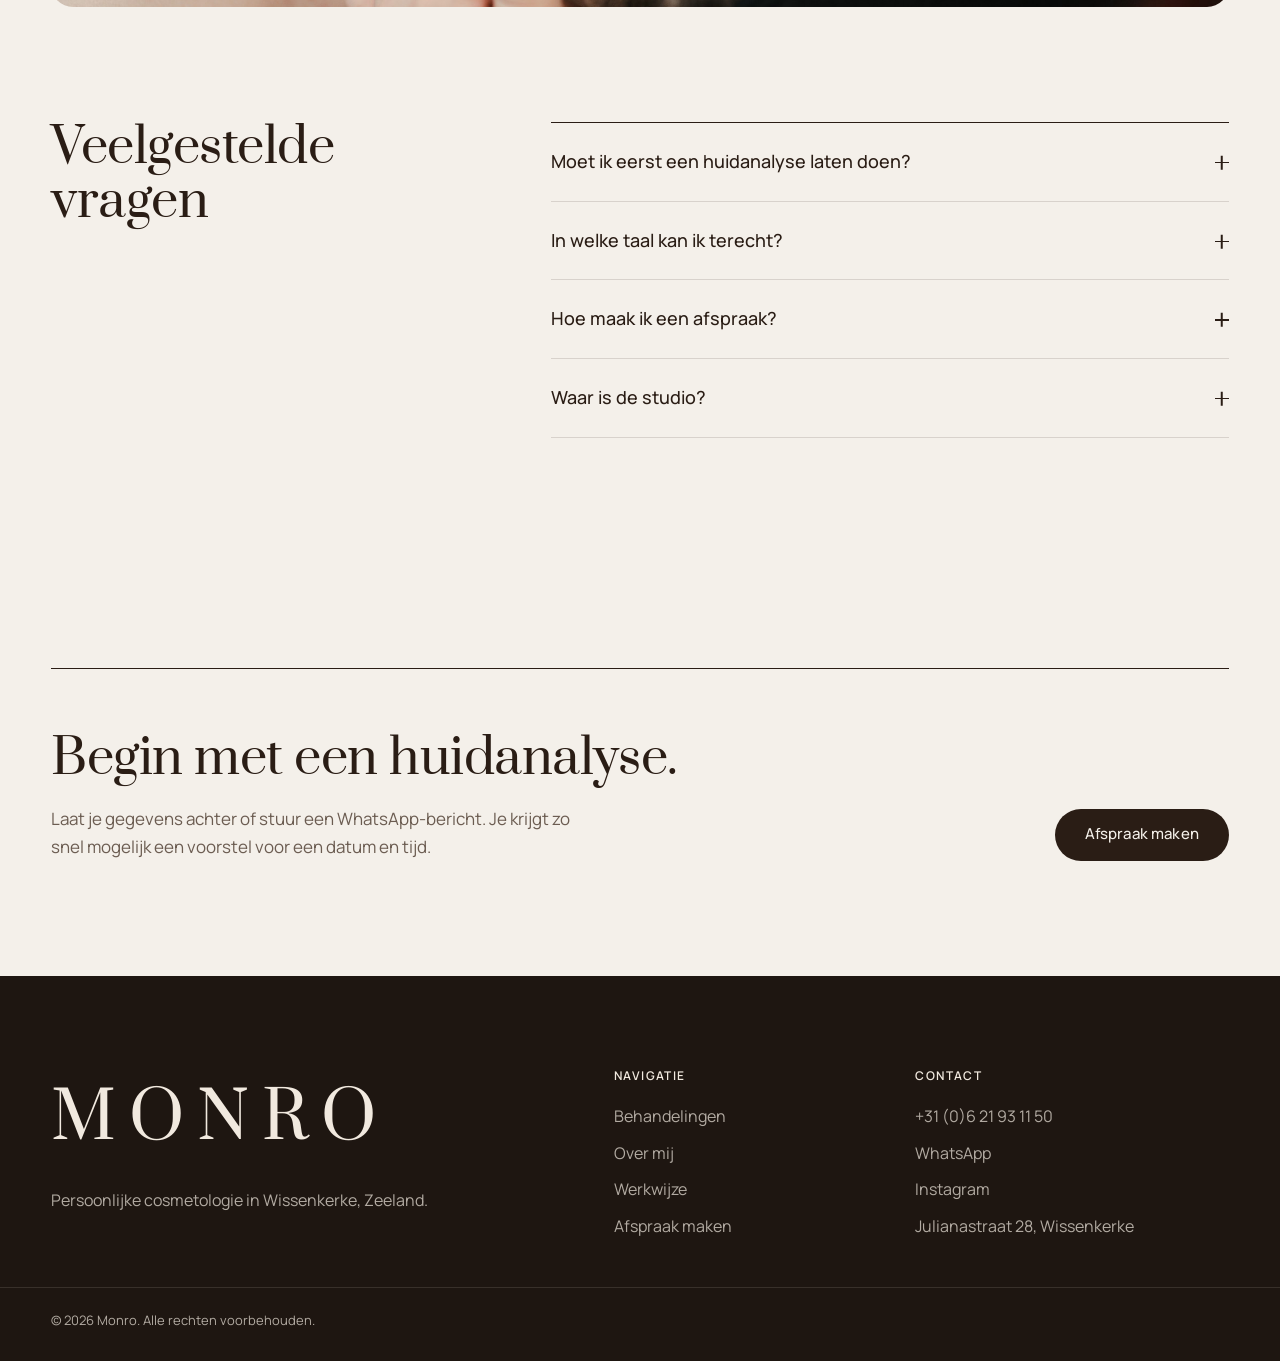
<file: werkwijze/index.html>
<!doctype html>
<html lang="nl">
<head>
  <meta charset="utf-8">
  <meta name="viewport" content="width=device-width, initial-scale=1, viewport-fit=cover">
  <title>Werkwijze | Monro Wissenkerke</title>
  <meta name="description" content="Van huidanalyse tot nazorg: zo verloopt een behandeling bij Monro in Wissenkerke. Met antwoorden op veelgestelde vragen.">
  <meta name="theme-color" content="#F4F0EA">
  <meta property="og:title" content="Werkwijze | Monro Wissenkerke">
  <meta property="og:description" content="Van huidanalyse tot nazorg: zo verloopt een behandeling bij Monro in Wissenkerke. Met antwoorden op veelgestelde vragen.">
  <meta property="og:type" content="website">
  <meta property="og:image" content="https://monro-shop.store/images/hero.jpg">
  <link rel="alternate" hreflang="nl" href="https://monro-shop.store/werkwijze/">
  <link rel="alternate" hreflang="uk" href="https://monro-shop.store/uk/werkwijze/">
  <link rel="alternate" hreflang="x-default" href="https://monro-shop.store/werkwijze/">
  <link rel="canonical" href="https://monro-shop.store/werkwijze/">
  <link rel="icon" href="/favicon.svg" type="image/svg+xml">
  <link rel="preload" href="/fonts/prata-latin-400-normal.woff2" as="font" type="font/woff2" crossorigin>
  <link rel="stylesheet" href="/css/fonts.css?v=8c6cdbb1">
  <link rel="stylesheet" href="/css/style.css?v=bd616920">
  <script>document.documentElement.classList.add("js")</script>
</head>
<body data-page="process">
  <a class="skip" href="#main">Naar de inhoud</a>

  <header class="header" id="header">
    <div class="header__inner">
      <nav class="header__nav" aria-label="Menu">
        <a href="/behandelingen/">Behandelingen</a>
        <a href="/over/">Over mij</a>
        <a href="/werkwijze/" aria-current="page">Werkwijze</a>
      </nav>
      <a class="brand" href="/" aria-label="Monro, Home">
        <span class="brand__name">Monro</span>
        <span class="brand__sub">cosmetologie</span>
      </a>
      <div class="header__actions">
        <div class="lang"><a class="lang__link" href="/werkwijze/" hreflang="nl" lang="nl" aria-current="true">NL</a><span class="lang__sep" aria-hidden="true">/</span><a class="lang__link" href="/uk/werkwijze/" hreflang="uk" lang="uk">UA</a></div>
        <a class="btn btn--dark btn--sm header__cta" href="/contact/">Afspraak maken</a>
        <button type="button" class="burger" id="burger" aria-expanded="false" aria-controls="mobile-menu">
          <span class="burger__lines" aria-hidden="true"></span>
          <span class="sr">Menu</span>
        </button>
      </div>
    </div>
  </header>
  <div class="header-sentinel" aria-hidden="true"></div>

  <div class="mobile-menu" id="mobile-menu" hidden>
    <nav class="mobile-menu__nav" aria-label="Menu">
      <a href="/">Home</a>
      <a href="/behandelingen/">Behandelingen</a>
        <a href="/over/">Over mij</a>
        <a href="/werkwijze/" aria-current="page">Werkwijze</a>
    </nav>
    <a class="btn btn--dark btn--block" href="/contact/">Afspraak maken</a>
  </div>

  <main id="main">
    <section class="page-head">
      <h1 class="page-head__title reveal">Werkwijze</h1>
      <p class="page-head__lead reveal">Vier stappen, één plan. Zo weet je vooraf wat je kunt verwachten.</p>
    </section>
    <section class="section section--flush">
      <ol class="psteps">
        <li class="pstep reveal">
          <span class="pstep__num">01</span>
          <h2 class="pstep__title">Huidanalyse</h2>
          <p class="pstep__text">We bespreken je wensen en bekijken je huid: type, conditie en wat haar uit balans brengt.</p>
        </li>
        <li class="pstep reveal">
          <span class="pstep__num">02</span>
          <h2 class="pstep__title">Persoonlijk plan</h2>
          <p class="pstep__text">Je krijgt een helder advies: welke behandelingen, in welke volgorde en wat het kost.</p>
        </li>
        <li class="pstep reveal">
          <span class="pstep__num">03</span>
          <h2 class="pstep__title">Behandeling</h2>
          <p class="pstep__text">In een rustige studio, met professionele producten en alle aandacht voor comfort.</p>
        </li>
        <li class="pstep reveal">
          <span class="pstep__num">04</span>
          <h2 class="pstep__title">Nazorg</h2>
          <p class="pstep__text">Advies voor thuis en een onderhoudsschema, zodat het resultaat blijft.</p>
        </li>
      </ol>
    </section>

    <div class="wide-image reveal"><img src="/images/werkwijze.jpg" alt="" loading="lazy" width="2200" height="1467"></div>

    <section class="section faq">
      <h2 class="h2 reveal">Veelgestelde vragen</h2>
      <div class="faq__list">
        <details class="faq__item reveal">
          <summary>Moet ik eerst een huidanalyse laten doen?<span class="faq__icon" aria-hidden="true"></span></summary>
          <p>Ja. Elke behandeling begint met een korte huidanalyse, zodat we zeker weten dat de behandeling bij je huid past.</p>
        </details>
        <details class="faq__item reveal">
          <summary>In welke taal kan ik terecht?<span class="faq__icon" aria-hidden="true"></span></summary>
          <p>In het Nederlands en in het Oekraïens.</p>
        </details>
        <details class="faq__item reveal">
          <summary>Hoe maak ik een afspraak?<span class="faq__icon" aria-hidden="true"></span></summary>
          <p>Via het formulier op de contactpagina, via WhatsApp of telefonisch. Je krijgt zo snel mogelijk een voorstel voor een datum en tijd.</p>
        </details>
        <details class="faq__item reveal">
          <summary>Waar is de studio?<span class="faq__icon" aria-hidden="true"></span></summary>
          <p>Aan de Julianastraat 28 in Wissenkerke.</p>
        </details>
      </div>
    </section>

    <section class="cta-band">
      <div class="cta-band__inner">
        <div>
          <h2 class="h2 reveal">Begin met een huidanalyse.</h2>
          <p class="cta-band__text reveal">Laat je gegevens achter of stuur een WhatsApp-bericht. Je krijgt zo snel mogelijk een voorstel voor een datum en tijd.</p>
        </div>
        <a class="btn btn--dark reveal" href="/contact/">Afspraak maken</a>
      </div>
    </section>
  </main>
  <footer class="footer">
    <div class="footer__inner">
      <div class="footer__brand">
        <a class="brand__name brand__name--lg" href="/">Monro</a>
        <p>Persoonlijke cosmetologie in Wissenkerke, Zeeland.</p>
      </div>
      <nav class="footer__col" aria-label="Navigatie">
        <p class="footer__label">Navigatie</p>
        <a href="/behandelingen/">Behandelingen</a>
        <a href="/over/">Over mij</a>
        <a href="/werkwijze/">Werkwijze</a>
        <a href="/contact/">Afspraak maken</a>
      </nav>
      <div class="footer__col">
        <p class="footer__label">Contact</p>
        <a href="tel:+31621931150">+31 (0)6 21 93 11 50</a>
        <a href="https://wa.me/31621931150" target="_blank" rel="noopener">WhatsApp</a>
        <a href="https://www.instagram.com/babichenko_tetiana/" target="_blank" rel="noopener">Instagram</a>
        <a href="https://www.google.com/maps/search/?api=1&amp;query=Julianastraat+28+Wissenkerke" target="_blank" rel="noopener">Julianastraat 28, Wissenkerke</a>
      </div>
    </div>
    <div class="footer__bottom">
      <span>© 2026 Monro. Alle rechten voorbehouden.</span>
      
    </div>
  </footer>
  <script src="/js/main.js?v=75e50c85" defer></script>
</body>
</html>
</file>
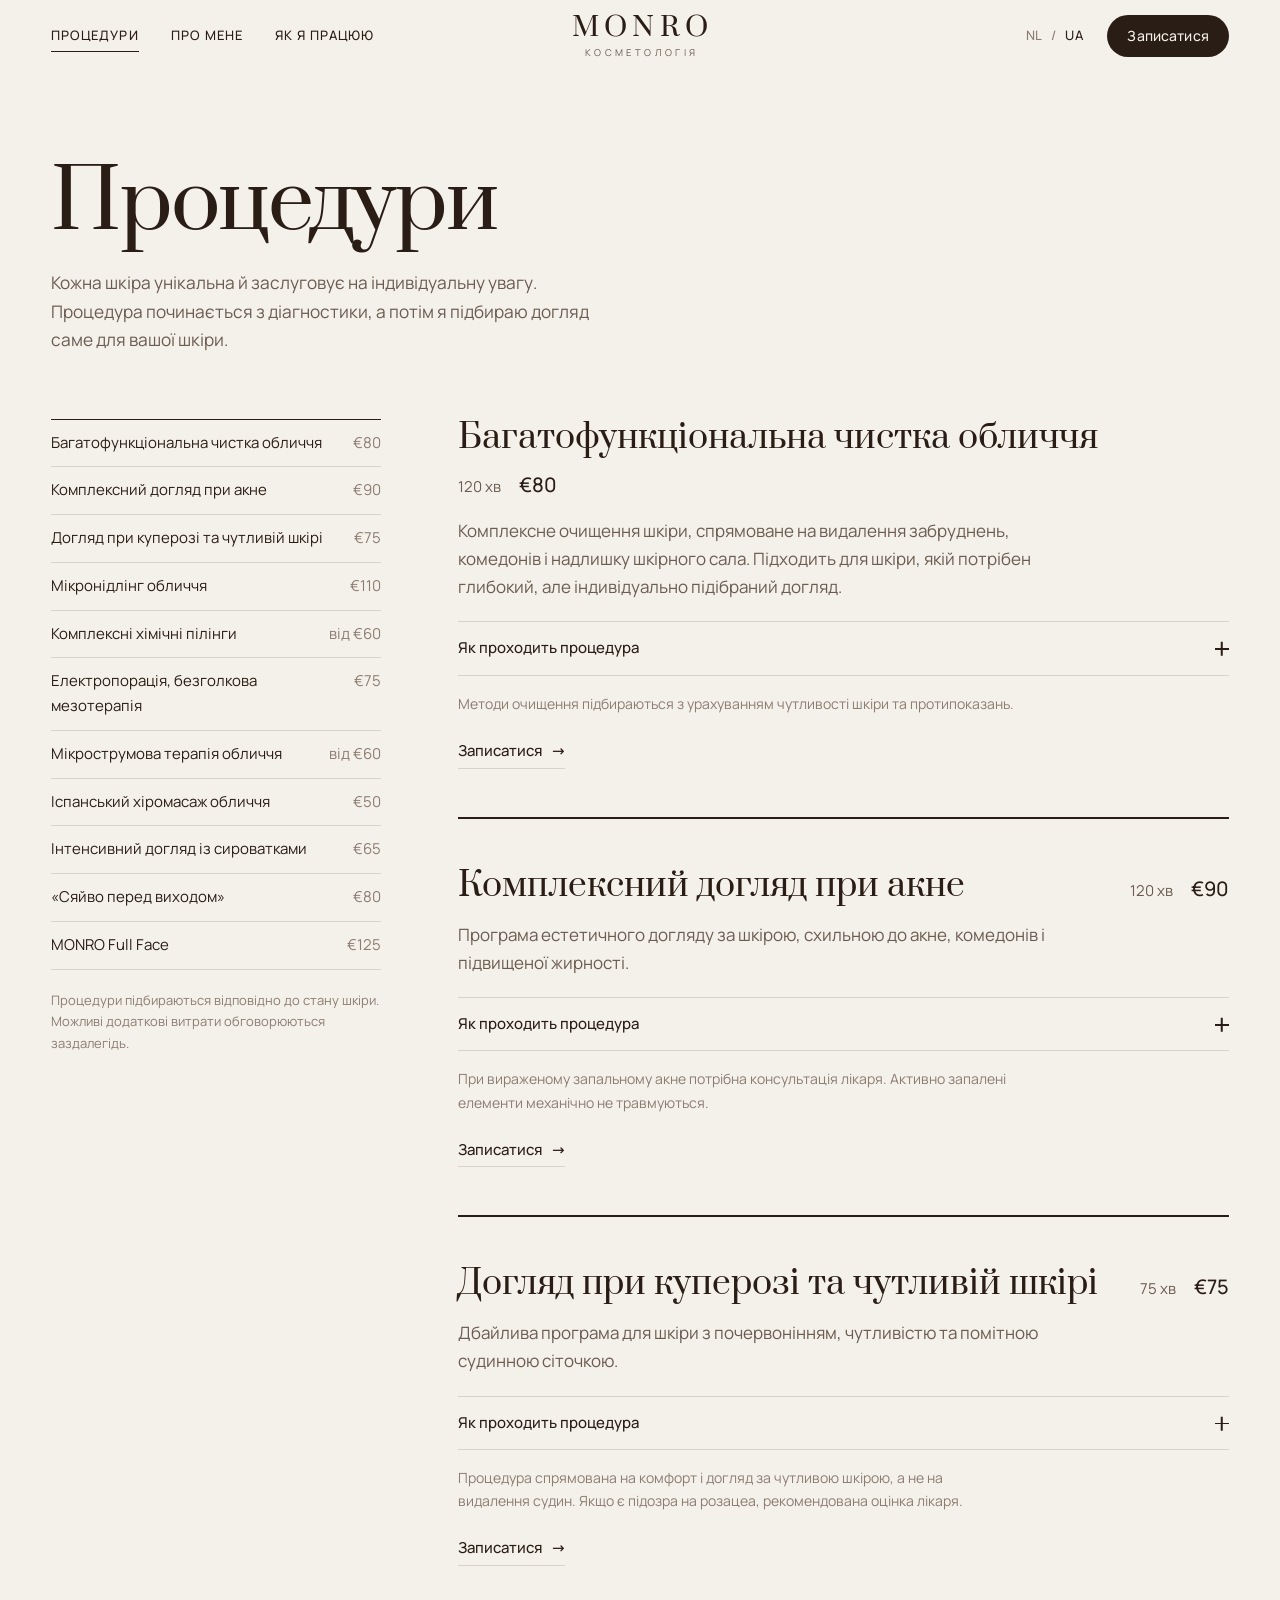
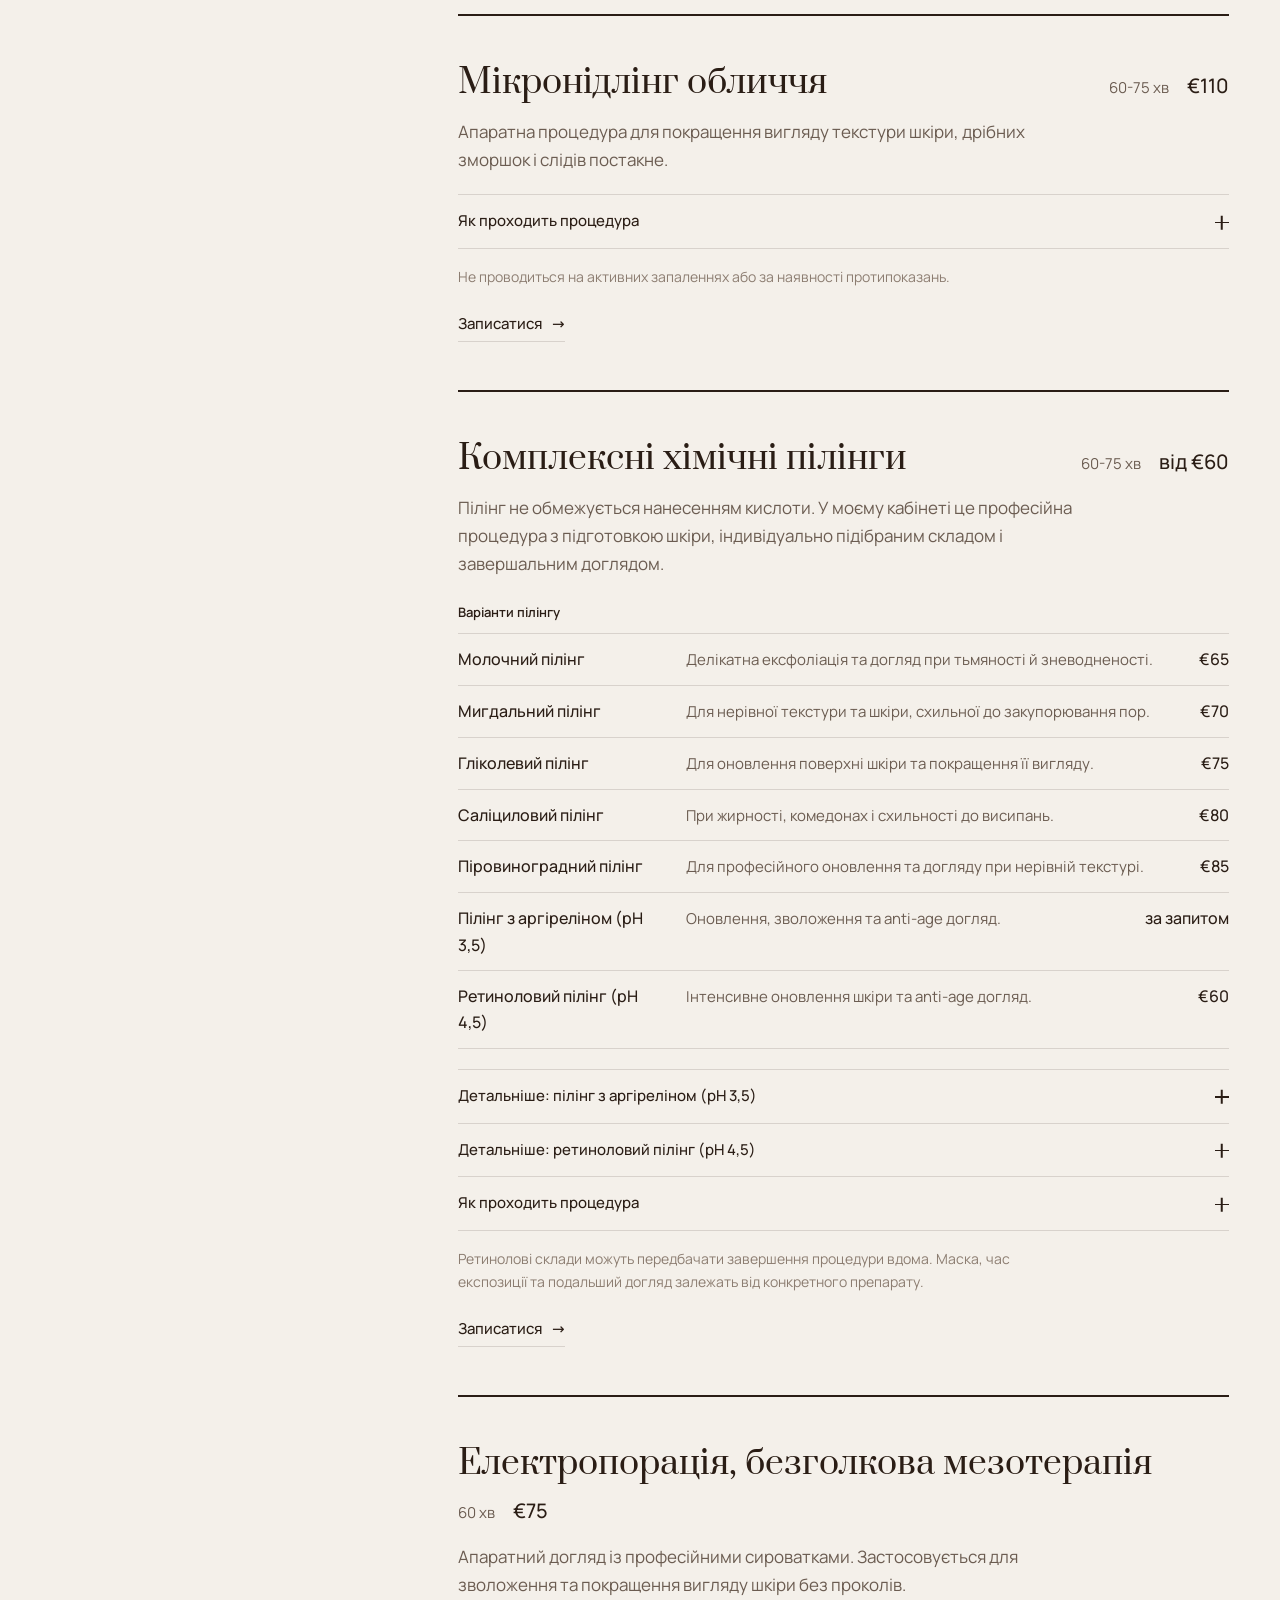
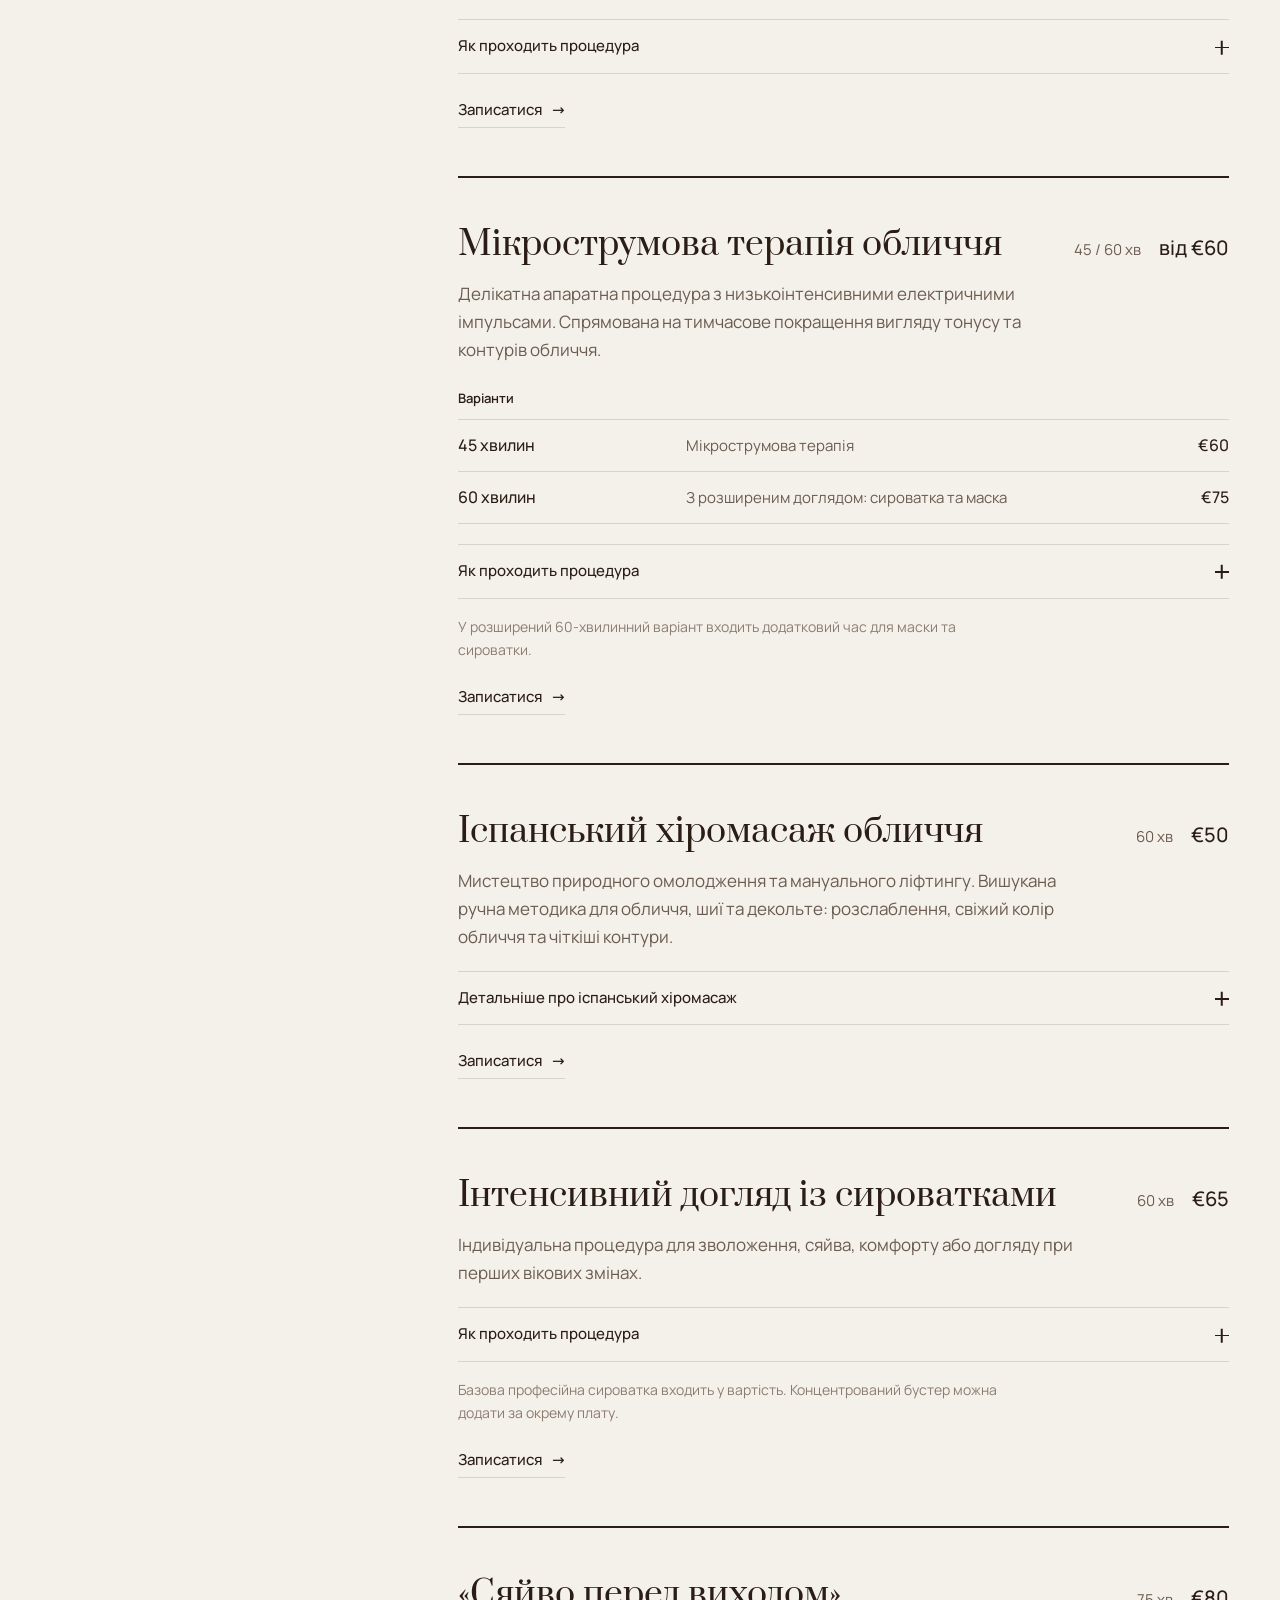
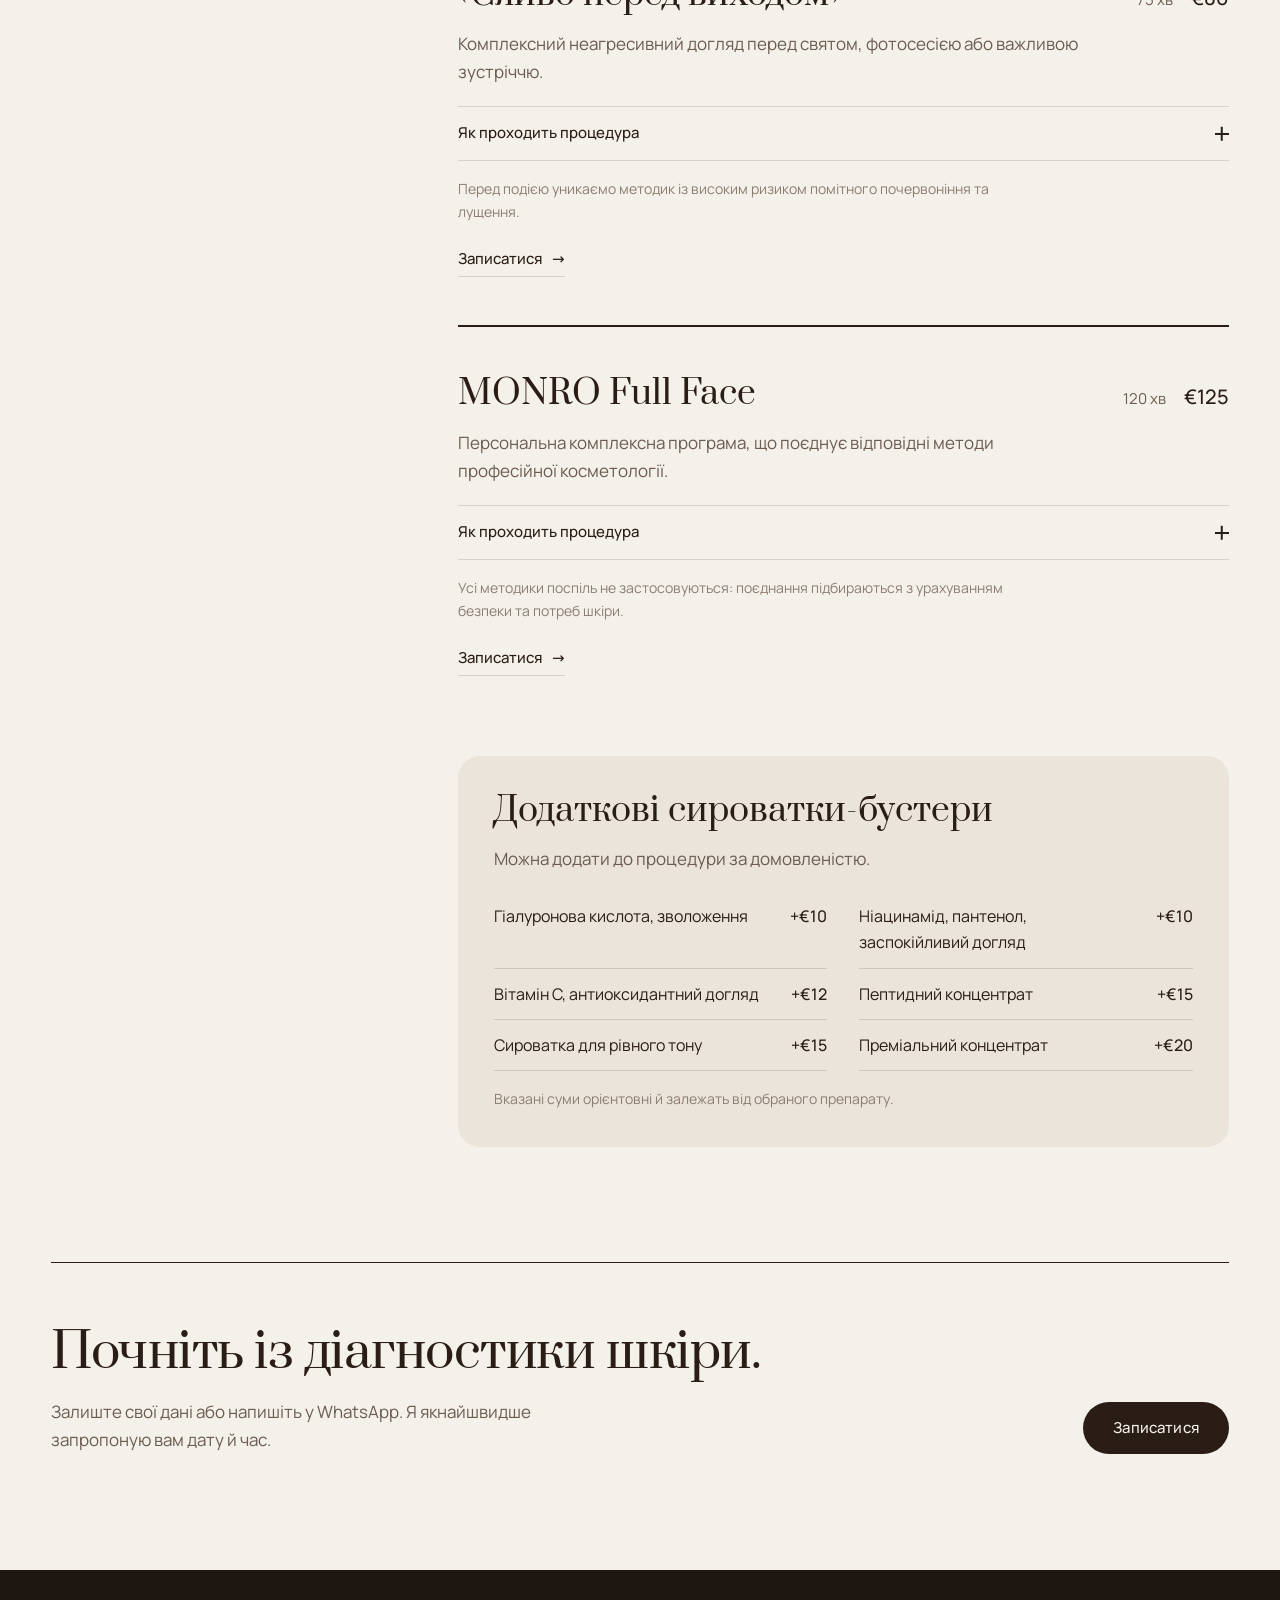
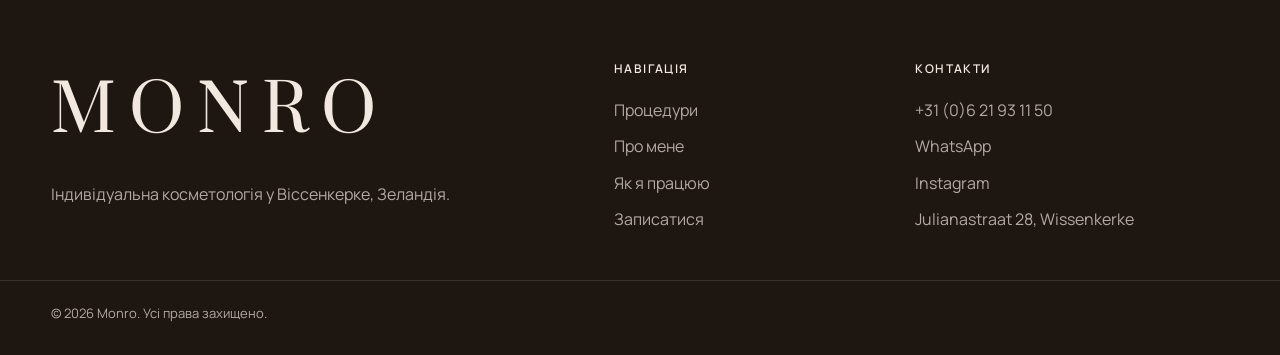
<file: uk/behandelingen/index.html>
<!doctype html>
<html lang="uk">
<head>
  <meta charset="utf-8">
  <meta name="viewport" content="width=device-width, initial-scale=1, viewport-fit=cover">
  <title>Процедури та ціни | Monro Віссенкерке</title>
  <meta name="description" content="Догляд за обличчям у Віссенкерке: чистка, догляд при акне, мікронідлінг, хімічні пілінги, електропорація, мікроструми та інше. Тривалість і ціни.">
  <meta name="theme-color" content="#F4F0EA">
  <meta property="og:title" content="Процедури та ціни | Monro Віссенкерке">
  <meta property="og:description" content="Догляд за обличчям у Віссенкерке: чистка, догляд при акне, мікронідлінг, хімічні пілінги, електропорація, мікроструми та інше. Тривалість і ціни.">
  <meta property="og:type" content="website">
  <meta property="og:image" content="https://monro-shop.store/images/hero.jpg">
  <link rel="alternate" hreflang="nl" href="https://monro-shop.store/behandelingen/">
  <link rel="alternate" hreflang="uk" href="https://monro-shop.store/uk/behandelingen/">
  <link rel="alternate" hreflang="x-default" href="https://monro-shop.store/behandelingen/">
  <link rel="canonical" href="https://monro-shop.store/uk/behandelingen/">
  <link rel="icon" href="/favicon.svg" type="image/svg+xml">
  <link rel="preload" href="/fonts/prata-cyrillic-400-normal.woff2" as="font" type="font/woff2" crossorigin>
  <link rel="stylesheet" href="/css/fonts.css?v=8c6cdbb1">
  <link rel="stylesheet" href="/css/style.css?v=bd616920">
  <script>document.documentElement.classList.add("js")</script>
</head>
<body data-page="treatments">
  <a class="skip" href="#main">До змісту</a>

  <header class="header" id="header">
    <div class="header__inner">
      <nav class="header__nav" aria-label="Menu">
        <a href="/uk/behandelingen/" aria-current="page">Процедури</a>
        <a href="/uk/over/">Про мене</a>
        <a href="/uk/werkwijze/">Як я працюю</a>
      </nav>
      <a class="brand" href="/uk/" aria-label="Monro, Головна">
        <span class="brand__name">Monro</span>
        <span class="brand__sub">косметологія</span>
      </a>
      <div class="header__actions">
        <div class="lang"><a class="lang__link" href="/behandelingen/" hreflang="nl" lang="nl">NL</a><span class="lang__sep" aria-hidden="true">/</span><a class="lang__link" href="/uk/behandelingen/" hreflang="uk" lang="uk" aria-current="true">UA</a></div>
        <a class="btn btn--dark btn--sm header__cta" href="/uk/contact/">Записатися</a>
        <button type="button" class="burger" id="burger" aria-expanded="false" aria-controls="mobile-menu">
          <span class="burger__lines" aria-hidden="true"></span>
          <span class="sr">Меню</span>
        </button>
      </div>
    </div>
  </header>
  <div class="header-sentinel" aria-hidden="true"></div>

  <div class="mobile-menu" id="mobile-menu" hidden>
    <nav class="mobile-menu__nav" aria-label="Меню">
      <a href="/uk/">Головна</a>
      <a href="/uk/behandelingen/" aria-current="page">Процедури</a>
        <a href="/uk/over/">Про мене</a>
        <a href="/uk/werkwijze/">Як я працюю</a>
    </nav>
    <a class="btn btn--dark btn--block" href="/uk/contact/">Записатися</a>
  </div>

  <main id="main">
    <section class="page-head">
      <h1 class="page-head__title reveal">Процедури</h1>
      <p class="page-head__lead reveal">Кожна шкіра унікальна й заслуговує на індивідуальну увагу. Процедура починається з діагностики, а потім я підбираю догляд саме для вашої шкіри.</p>
    </section>
    <div class="tp">
      <aside class="tp__index">
        <ul>
          <li><a href="#dieptereiniging"><span>Багатофункціональна чистка обличчя</span><span class="tp__index-price">€80</span></a></li>
          <li><a href="#acne"><span>Комплексний догляд при акне</span><span class="tp__index-price">€90</span></a></li>
          <li><a href="#couperose"><span>Догляд при куперозі та чутливій шкірі</span><span class="tp__index-price">€75</span></a></li>
          <li><a href="#microneedling"><span>Мікронідлінг обличчя</span><span class="tp__index-price">€110</span></a></li>
          <li><a href="#peeling"><span>Комплексні хімічні пілінги</span><span class="tp__index-price">від €60</span></a></li>
          <li><a href="#elektroporatie"><span>Електропорація, безголкова мезотерапія</span><span class="tp__index-price">€75</span></a></li>
          <li><a href="#microcurrent"><span>Мікрострумова терапія обличчя</span><span class="tp__index-price">від €60</span></a></li>
          <li><a href="#chiromassage"><span>Іспанський хіромасаж обличчя</span><span class="tp__index-price">€50</span></a></li>
          <li><a href="#serum"><span>Інтенсивний догляд із сироватками</span><span class="tp__index-price">€65</span></a></li>
          <li><a href="#glow"><span>«Сяйво перед виходом»</span><span class="tp__index-price">€80</span></a></li>
          <li><a href="#fullface"><span>MONRO Full Face</span><span class="tp__index-price">€125</span></a></li>
        </ul>
        <p class="tp__note">Процедури підбираються відповідно до стану шкіри. Можливі додаткові витрати обговорюються заздалегідь.</p>
      </aside>
      <div class="tp__list">
        <article class="tr reveal" id="dieptereiniging">
          <div class="tr__head">
            <h2 class="tr__title">Багатофункціональна чистка обличчя</h2>
            <p class="tr__meta"><span>120 хв</span><span class="tr__price">€80</span></p>
          </div>
          <p class="tr__desc">Комплексне очищення шкіри, спрямоване на видалення забруднень, комедонів і надлишку шкірного сала. Підходить для шкіри, якій потрібен глибокий, але індивідуально підібраний догляд.</p>
          <details class="steps">
            <summary>Як проходить процедура<span class="faq__icon" aria-hidden="true"></span></summary>
            <ol><li>Консультація та оцінка стану шкіри (10 хв)</li><li>Демакіяж і очищення (10 хв)</li><li>Підготовка шкіри, ензимне або ультразвукове очищення (15 хв)</li><li>Мануальна чистка за показаннями (40 хв)</li><li>Локальний заспокійливий і відновлювальний догляд (10 хв)</li><li>Маска за типом шкіри (20 хв)</li><li>Завершальний догляд, SPF і рекомендації (15 хв)</li></ol>
          </details>
          <p class="tr__note">Методи очищення підбираються з урахуванням чутливості шкіри та протипоказань.</p>
          <a class="link-arrow" href="/uk/contact/?behandeling=dieptereiniging">Записатися</a>
        </article>
        <article class="tr reveal" id="acne">
          <div class="tr__head">
            <h2 class="tr__title">Комплексний догляд при акне</h2>
            <p class="tr__meta"><span>120 хв</span><span class="tr__price">€90</span></p>
          </div>
          <p class="tr__desc">Програма естетичного догляду за шкірою, схильною до акне, комедонів і підвищеної жирності.</p>
          <details class="steps">
            <summary>Як проходить процедура<span class="faq__icon" aria-hidden="true"></span></summary>
            <ol><li>Оцінка шкіри та обговорення домашнього догляду (10 хв)</li><li>Делікатне очищення (10 хв)</li><li>Підготовка шкіри та м&#x27;яка ексфоліація за показаннями (15 хв)</li><li>Очищення закупорених пор, якщо це безпечно (до 40 хв)</li><li>Себорегулювальний і заспокійливий догляд (15 хв)</li><li>Спеціальна маска (20 хв)</li><li>Відновлення захисного бар&#x27;єра та рекомендації (10 хв)</li></ol>
          </details>
          <p class="tr__note">При вираженому запальному акне потрібна консультація лікаря. Активно запалені елементи механічно не травмуються.</p>
          <a class="link-arrow" href="/uk/contact/?behandeling=acne">Записатися</a>
        </article>
        <article class="tr reveal" id="couperose">
          <div class="tr__head">
            <h2 class="tr__title">Догляд при куперозі та чутливій шкірі</h2>
            <p class="tr__meta"><span>75 хв</span><span class="tr__price">€75</span></p>
          </div>
          <p class="tr__desc">Дбайлива програма для шкіри з почервонінням, чутливістю та помітною судинною сіточкою.</p>
          <details class="steps">
            <summary>Як проходить процедура<span class="faq__icon" aria-hidden="true"></span></summary>
            <ol><li>Оцінка стану та реактивності шкіри</li><li>Дуже м&#x27;яке очищення без агресивного впливу</li><li>Зволожувальний і заспокійливий догляд</li><li>Сироватка для підтримки шкірного бар&#x27;єра</li><li>Відновлювальна маска</li><li>Захисний крем і SPF</li><li>Рекомендації щодо домашнього догляду</li></ol>
          </details>
          <p class="tr__note">Процедура спрямована на комфорт і догляд за чутливою шкірою, а не на видалення судин. Якщо є підозра на розацеа, рекомендована оцінка лікаря.</p>
          <a class="link-arrow" href="/uk/contact/?behandeling=couperose">Записатися</a>
        </article>
        <article class="tr reveal" id="microneedling">
          <div class="tr__head">
            <h2 class="tr__title">Мікронідлінг обличчя</h2>
            <p class="tr__meta"><span>60-75 хв</span><span class="tr__price">€110</span></p>
          </div>
          <p class="tr__desc">Апаратна процедура для покращення вигляду текстури шкіри, дрібних зморшок і слідів постакне.</p>
          <details class="steps">
            <summary>Як проходить процедура<span class="faq__icon" aria-hidden="true"></span></summary>
            <ol><li>Консультація та перевірка протипоказань</li><li>Очищення й підготовка шкіри</li><li>Антисептична обробка</li><li>Мікронідлінг з одноразовим стерильним картриджем і сумісними стерильними засобами</li><li>Заспокійливий догляд, що підходить для обробленої шкіри</li><li>Рекомендації щодо відновлення та захисту від сонця</li></ol>
          </details>
          <p class="tr__note">Не проводиться на активних запаленнях або за наявності протипоказань.</p>
          <a class="link-arrow" href="/uk/contact/?behandeling=microneedling">Записатися</a>
        </article>
        <article class="tr reveal" id="peeling">
          <div class="tr__head">
            <h2 class="tr__title">Комплексні хімічні пілінги</h2>
            <p class="tr__meta"><span>60-75 хв</span><span class="tr__price">від €60</span></p>
          </div>
          <p class="tr__desc">Пілінг не обмежується нанесенням кислоти. У моєму кабінеті це професійна процедура з підготовкою шкіри, індивідуально підібраним складом і завершальним доглядом.</p>
          <p class="tr__label">Варіанти пілінгу</p>
          <ul class="variants">
              <li><span class="variants__name">Молочний пілінг</span><span class="variants__text">Делікатна ексфоліація та догляд при тьмяності й зневодненості.</span><span class="variants__price">€65</span></li>
              <li><span class="variants__name">Мигдальний пілінг</span><span class="variants__text">Для нерівної текстури та шкіри, схильної до закупорювання пор.</span><span class="variants__price">€70</span></li>
              <li><span class="variants__name">Гліколевий пілінг</span><span class="variants__text">Для оновлення поверхні шкіри та покращення її вигляду.</span><span class="variants__price">€75</span></li>
              <li><span class="variants__name">Саліциловий пілінг</span><span class="variants__text">При жирності, комедонах і схильності до висипань.</span><span class="variants__price">€80</span></li>
              <li><span class="variants__name">Піровиноградний пілінг</span><span class="variants__text">Для професійного оновлення та догляду при нерівній текстурі.</span><span class="variants__price">€85</span></li>
              <li><span class="variants__name">Пілінг з аргіреліном (pH 3,5)</span><span class="variants__text">Оновлення, зволоження та anti-age догляд.</span><span class="variants__price">за запитом</span></li>
              <li><span class="variants__name">Ретиноловий пілінг (pH 4,5)</span><span class="variants__text">Інтенсивне оновлення шкіри та anti-age догляд.</span><span class="variants__price">€60</span></li>
          </ul>
          <details class="steps more">
            <summary>Детальніше: пілінг з аргіреліном (pH 3,5)<span class="faq__icon" aria-hidden="true"></span></summary>
            <div class="more__body"><p class="more__lead">Оновлення, зволоження та anti-age догляд</p><p>Багатокомпонентний кислотний пілінг з пептидом аргіреліном, спрямований на покращення якості шкіри та профілактику вікових змін.</p><h3 class="more__h">Дія пілінгу</h3><ul class="more__list"><li>Делікатно відлущує ороговілі клітини.</li><li>Вирівнює тон і текстуру шкіри.</li><li>Допомагає зменшити прояви пігментації.</li><li>Покращує гладкість і пружність шкіри.</li><li>Зменшує видимість дрібних зморшок.</li><li>Сприяє зволоженню та оновленню шкіри.</li></ul><p>Активні компоненти: комплекс фруктових кислот, аргірелін 2%, екстракт чорної смородини, олія герані.</p><p>Рекомендовано: для тьмяної шкіри, з першими ознаками старіння, нерівним тоном, дрібними зморшками та ознаками фотостаріння.</p><h3 class="more__h">Протокол процедури</h3><ol class="more__ol"><li>Очищення та підготовка шкіри.</li><li>Нанесення пілінгу: 1-3 шари залежно від стану та чутливості шкіри.</li><li>Експозиція: орієнтовно 5-7 хвилин згідно з протоколом виробника.</li><li>Змивання пілінгу прохолодною водою.</li><li>Заспокійлива та зволожувальна маска.</li><li>Завершальний догляд: відновлювальний крем і SPF 50.</li></ol><p>Кількість шарів та тривалість експозиції підбираються індивідуально.</p></div>
          </details>
          <details class="steps more">
            <summary>Детальніше: ретиноловий пілінг (pH 4,5)<span class="faq__icon" aria-hidden="true"></span></summary>
            <div class="more__body"><p class="more__lead">Інтенсивне оновлення шкіри та anti-age догляд</p><p>Ретиноловий пілінг є процедурою хімічного оновлення шкіри, спрямованою на покращення її текстури, вирівнювання тону та зменшення видимих ознак старіння.</p><h3 class="more__h">Дія пілінгу</h3><ul class="more__list"><li>Стимулює оновлення клітин шкіри.</li><li>Допомагає зменшити дрібні зморшки.</li><li>Вирівнює тон і рельєф шкіри.</li><li>Зменшує прояви пігментації та постакне.</li><li>Допомагає покращити стан шкіри з розширеними порами.</li><li>Сприяє гладкості та пружності шкіри.</li></ul><p>Активні компоненти: ретинол, резорцин.</p><p>Рекомендовано: для шкіри з віковими змінами, фотостарінням, нерівним тоном, пігментацією, постакне та схильністю до комедонів.</p><p>Зони застосування: обличчя, шия, декольте (за умови, що це дозволяє інструкція препарату).</p><h3 class="more__h">Протокол процедури</h3><ol class="more__ol"><li>Оцінка стану шкіри та виключення протипоказань.</li><li>Очищення та підготовка шкіри.</li><li>Нанесення пілінгу: кількість шарів підбирається індивідуально відповідно до інструкції виробника.</li><li>Експозиція за протоколом виробника; за необхідності засіб змивається вдома у визначений час.</li><li>Відновлювальний догляд та обов&#x27;язковий сонцезахист SPF 50.</li></ol><p>Курс: кількість процедур та інтервали визначаються індивідуально.</p></div>
          </details>
          <details class="steps">
            <summary>Як проходить процедура<span class="faq__icon" aria-hidden="true"></span></summary>
            <ol><li>Консультація та оцінка стану шкіри</li><li>Демакіяж і очищення</li><li>Підготовка шкіри відповідно до обраного протоколу</li><li>Нанесення професійного пілінгу</li><li>Видалення або нейтралізація складу, якщо це передбачено виробником</li><li>Заспокійлива маска та відновлення шкіри, якщо вони сумісні з протоколом</li><li>Завершальний догляд, SPF і рекомендації</li></ol>
          </details>
          <p class="tr__note">Ретинолові склади можуть передбачати завершення процедури вдома. Маска, час експозиції та подальший догляд залежать від конкретного препарату.</p>
          <a class="link-arrow" href="/uk/contact/?behandeling=peeling">Записатися</a>
        </article>
        <article class="tr reveal" id="elektroporatie">
          <div class="tr__head">
            <h2 class="tr__title">Електропорація, безголкова мезотерапія</h2>
            <p class="tr__meta"><span>60 хв</span><span class="tr__price">€75</span></p>
          </div>
          <p class="tr__desc">Апаратний догляд із професійними сироватками. Застосовується для зволоження та покращення вигляду шкіри без проколів.</p>
          <details class="steps">
            <summary>Як проходить процедура<span class="faq__icon" aria-hidden="true"></span></summary>
            <ol><li>Оцінка стану шкіри</li><li>Очищення</li><li>М&#x27;яка підготовка поверхні шкіри</li><li>Нанесення підібраної сироватки</li><li>Електропорація</li><li>Заспокійлива або зволожувальна маска</li><li>Завершальний крем і SPF</li></ol>
          </details>
          <a class="link-arrow" href="/uk/contact/?behandeling=elektroporatie">Записатися</a>
        </article>
        <article class="tr reveal" id="microcurrent">
          <div class="tr__head">
            <h2 class="tr__title">Мікрострумова терапія обличчя</h2>
            <p class="tr__meta"><span>45 / 60 хв</span><span class="tr__price">від €60</span></p>
          </div>
          <p class="tr__desc">Делікатна апаратна процедура з низькоінтенсивними електричними імпульсами. Спрямована на тимчасове покращення вигляду тонусу та контурів обличчя.</p>
          <p class="tr__label">Варіанти</p>
          <ul class="variants">
              <li><span class="variants__name">45 хвилин</span><span class="variants__text">Мікрострумова терапія</span><span class="variants__price">€60</span></li>
              <li><span class="variants__name">60 хвилин</span><span class="variants__text">З розширеним доглядом: сироватка та маска</span><span class="variants__price">€75</span></li>
          </ul>
          <details class="steps">
            <summary>Як проходить процедура<span class="faq__icon" aria-hidden="true"></span></summary>
            <ol><li>Перевірка протипоказань і очищення</li><li>Нанесення контактного засобу</li><li>Робота мікрострумовим апаратом за обраними зонами</li><li>Видалення контактного засобу</li><li>Зволоження, маска за програмою та завершення догляду</li></ol>
          </details>
          <p class="tr__note">У розширений 60-хвилинний варіант входить додатковий час для маски та сироватки.</p>
          <a class="link-arrow" href="/uk/contact/?behandeling=microcurrent">Записатися</a>
        </article>
        <article class="tr reveal" id="chiromassage">
          <div class="tr__head">
            <h2 class="tr__title">Іспанський хіромасаж обличчя</h2>
            <p class="tr__meta"><span>60 хв</span><span class="tr__price">€50</span></p>
          </div>
          <p class="tr__desc">Мистецтво природного омолодження та мануального ліфтингу. Вишукана ручна методика для обличчя, шиї та декольте: розслаблення, свіжий колір обличчя та чіткіші контури.</p>
          <details class="steps more">
            <summary>Детальніше про іспанський хіромасаж<span class="faq__icon" aria-hidden="true"></span></summary>
            <div class="more__body"><p class="more__lead">Мистецтво природного омолодження та мануального ліфтингу</p><p>Краса обличчя починається не лише зі шкіри. Вона починається з гармонійної роботи м&#x27;язів, гарної мікроциркуляції, вільного руху тканин і внутрішнього розслаблення.</p><p>Іспанський хіромасаж є вишуканою, технічно складною методикою ручного масажу. Вона поєднує глибоке розуміння анатомії обличчя, точність рухів та індивідуальний підхід до вікових змін.</p><p>Витоки методу пов&#x27;язані з іспанським лікарем Вісенте Ліно Феррандісом Гарсією. Сучасного розвитку естетичний хіромасаж набув завдяки працям іспанського фахівця Енріке Кастельса Гарсії, який удосконалив мануальні техніки та створив комплексні програми впливу на різні структури тканин.</p><h3 class="more__h">У чому унікальність іспанського хіромасажу?</h3><p>На відміну від звичайного косметичного масажу, іспанський хіромасаж передбачає багаторівневу роботу з тканинами обличчя, шиї та зони декольте. Методика поєднує кілька напрямів:</p><div class="more__sub"><h4>Міоструктурна та міофасціальна робота</h4><p>Спрямована на опрацювання мімічних м&#x27;язів, м&#x27;яких тканин і фасціальних структур. Допомагає зменшити м&#x27;язову напругу, покращити рухливість тканин, візуально пом&#x27;якшити мімічні заломи та зробити риси обличчя більш розслабленими.</p></div><div class="more__sub"><h4>Біоваскулярні та гемолімфодренажні техніки</h4><p>М&#x27;які, анатомічно спрямовані рухи сприяють підтримці поверхневої мікроциркуляції, фізіологічного лімфатичного та венозного відтоку. Це особливо актуально при схильності до набряків, пастозності та ранкової припухлості обличчя.</p></div><div class="more__sub"><h4>Моделювальні та ліфтингові прийоми</h4><p>Спеціальні варіанти розминань, розтягувань і пластичних рухів спрямовані на покращення тонусу м&#x27;яких тканин і візуальної чіткості контурів обличчя.</p></div><div class="more__sub"><h4>Нейроседативні техніки</h4><p>Плавні, ритмічні, безперервні рухи допомагають зняти накопичену напругу, зануритися в стан глибокого розслаблення та відновити відчуття внутрішнього комфорту.</p></div><h3 class="more__h">Якого результату можна очікувати?</h3><p>Після іспанського хіромасажу обличчя може виглядати свіжішим, відпочилим і гармонійнішим.</p><ul class="more__list"><li>Зменшення вираженості набряків і пастозності.</li><li>Свіжіший колір обличчя завдяки локальній стимуляції мікроциркуляції.</li><li>Візуальне пом&#x27;якшення дрібних зморшок і мімічних заломів.</li><li>Покращення відчуття пружності та тонусу тканин.</li><li>Чіткіше візуальне сприйняття овалу обличчя.</li><li>Розслаблення напружених мімічних і жувальних м&#x27;язів.</li><li>Глибоке розслаблення та зняття відчуття втоми.</li></ul><p>Естетичний результат індивідуальний і залежить від особливостей шкіри, стану м&#x27;яких тканин і регулярності догляду.</p><h3 class="more__h">Чому важливий курс процедур?</h3><p>Одна процедура дає змогу відчути глибоке розслаблення, побачити свіжіший колір обличчя й оцінити зміни, пов&#x27;язані зі зменшенням набряклості.</p><p>Курсовий підхід дозволяє працювати з естетичними завданнями послідовно, адаптуючи інтенсивність і поєднання технік до стану тканин.</p><p>Як початкову програму може бути рекомендовано курс із 6-10 процедур з періодичністю 1-2 рази на тиждень. Частоту наступних сеансів для підтримки естетичного ефекту визначаємо індивідуально.</p><h3 class="more__h">Мій підхід</h3><p>У своїй роботі я розглядаю обличчя не як окремі зморшки чи зони, а як єдину анатомічну систему, у якій взаємопов&#x27;язані шкіра, м&#x27;язи, фасції, судинні структури та емоційна напруга.</p><p>Кожна процедура будується з урахуванням особливостей обличчя, вираженості м&#x27;язової напруги, схильності до набряків і бажаного естетичного результату. Я приділяю особливу увагу точності рухів, їхній глибині, ритму та послідовності.</p><p>Для мене іспанський хіромасаж поєднує професійні знання, мистецтво дотику та делікатну роботу з природною красою обличчя.</p><p class="more__quote">Тривалість процедури 60 хвилин: година індивідуальної уваги, глибокого розслаблення та професійного естетичного догляду. Іспанський хіромасаж це коли турбота про себе стає мистецтвом, а природна краса отримує особливу увагу.</p><p>Запишіться на індивідуальну процедуру або консультацію для підбору курсу.</p></div>
          </details>
          <a class="link-arrow" href="/uk/contact/?behandeling=chiromassage">Записатися</a>
        </article>
        <article class="tr reveal" id="serum">
          <div class="tr__head">
            <h2 class="tr__title">Інтенсивний догляд із сироватками</h2>
            <p class="tr__meta"><span>60 хв</span><span class="tr__price">€65</span></p>
          </div>
          <p class="tr__desc">Індивідуальна процедура для зволоження, сяйва, комфорту або догляду при перших вікових змінах.</p>
          <details class="steps">
            <summary>Як проходить процедура<span class="faq__icon" aria-hidden="true"></span></summary>
            <ol><li>Оцінка стану шкіри</li><li>Очищення та м&#x27;яка підготовка</li><li>Нанесення відповідної професійної сироватки</li><li>Догляд за обраною методикою</li><li>Маска</li><li>Крем і SPF</li></ol>
          </details>
          <p class="tr__note">Базова професійна сироватка входить у вартість. Концентрований бустер можна додати за окрему плату.</p>
          <a class="link-arrow" href="/uk/contact/?behandeling=serum">Записатися</a>
        </article>
        <article class="tr reveal" id="glow">
          <div class="tr__head">
            <h2 class="tr__title">«Сяйво перед виходом»</h2>
            <p class="tr__meta"><span>75 хв</span><span class="tr__price">€80</span></p>
          </div>
          <p class="tr__desc">Комплексний неагресивний догляд перед святом, фотосесією або важливою зустріччю.</p>
          <details class="steps">
            <summary>Як проходить процедура<span class="faq__icon" aria-hidden="true"></span></summary>
            <ol><li>Очищення</li><li>М&#x27;яка ексфоліація за показаннями</li><li>Зволожувальна сироватка</li><li>Легкий масаж або відповідний апаратний догляд</li><li>Маска для зволоження та комфорту</li><li>Завершальний догляд</li></ol>
          </details>
          <p class="tr__note">Перед подією уникаємо методик із високим ризиком помітного почервоніння та лущення.</p>
          <a class="link-arrow" href="/uk/contact/?behandeling=glow">Записатися</a>
        </article>
        <article class="tr reveal" id="fullface">
          <div class="tr__head">
            <h2 class="tr__title">MONRO Full Face</h2>
            <p class="tr__meta"><span>120 хв</span><span class="tr__price">€125</span></p>
          </div>
          <p class="tr__desc">Персональна комплексна програма, що поєднує відповідні методи професійної косметології.</p>
          <details class="steps">
            <summary>Як проходить процедура<span class="faq__icon" aria-hidden="true"></span></summary>
            <ol><li>Аналіз стану шкіри та визначення мети</li><li>Очищення й підготовка шкіри</li><li>Індивідуально підібраний пілінг або м&#x27;яка ексфоліація</li><li>Одна чи кілька сумісних апаратних методик за показаннями</li><li>Професійна сироватка</li><li>Маска та відновлення шкірного бар&#x27;єра</li><li>Завершальний догляд і рекомендації</li></ol>
          </details>
          <p class="tr__note">Усі методики поспіль не застосовуються: поєднання підбираються з урахуванням безпеки та потреб шкіри.</p>
          <a class="link-arrow" href="/uk/contact/?behandeling=fullface">Записатися</a>
        </article>
        <section class="boosters reveal" id="boosters">
          <h2 class="tr__title">Додаткові сироватки-бустери</h2>
          <p class="tr__desc">Можна додати до процедури за домовленістю.</p>
          <ul class="boosters__list">
          <li><span>Гіалуронова кислота, зволоження</span><span class="boosters__price">+€10</span></li>
          <li><span>Ніацинамід, пантенол, заспокійливий догляд</span><span class="boosters__price">+€10</span></li>
          <li><span>Вітамін C, антиоксидантний догляд</span><span class="boosters__price">+€12</span></li>
          <li><span>Пептидний концентрат</span><span class="boosters__price">+€15</span></li>
          <li><span>Сироватка для рівного тону</span><span class="boosters__price">+€15</span></li>
          <li><span>Преміальний концентрат</span><span class="boosters__price">+€20</span></li>
          </ul>
          <p class="tr__note">Вказані суми орієнтовні й залежать від обраного препарату.</p>
        </section>
      </div>
    </div>

    <section class="cta-band">
      <div class="cta-band__inner">
        <div>
          <h2 class="h2 reveal">Почніть із діагностики шкіри.</h2>
          <p class="cta-band__text reveal">Залиште свої дані або напишіть у WhatsApp. Я якнайшвидше запропоную вам дату й час.</p>
        </div>
        <a class="btn btn--dark reveal" href="/uk/contact/">Записатися</a>
      </div>
    </section>
  </main>
  <footer class="footer">
    <div class="footer__inner">
      <div class="footer__brand">
        <a class="brand__name brand__name--lg" href="/uk/">Monro</a>
        <p>Індивідуальна косметологія у Віссенкерке, Зеландія.</p>
      </div>
      <nav class="footer__col" aria-label="Навігація">
        <p class="footer__label">Навігація</p>
        <a href="/uk/behandelingen/">Процедури</a>
        <a href="/uk/over/">Про мене</a>
        <a href="/uk/werkwijze/">Як я працюю</a>
        <a href="/uk/contact/">Записатися</a>
      </nav>
      <div class="footer__col">
        <p class="footer__label">Контакти</p>
        <a href="tel:+31621931150">+31 (0)6 21 93 11 50</a>
        <a href="https://wa.me/31621931150" target="_blank" rel="noopener">WhatsApp</a>
        <a href="https://www.instagram.com/babichenko_tetiana/" target="_blank" rel="noopener">Instagram</a>
        <a href="https://www.google.com/maps/search/?api=1&amp;query=Julianastraat+28+Wissenkerke" target="_blank" rel="noopener">Julianastraat 28, Wissenkerke</a>
      </div>
    </div>
    <div class="footer__bottom">
      <span>© 2026 Monro. Усі права захищено.</span>
      
    </div>
  </footer>
  <script src="/js/main.js?v=75e50c85" defer></script>
</body>
</html>
</file>
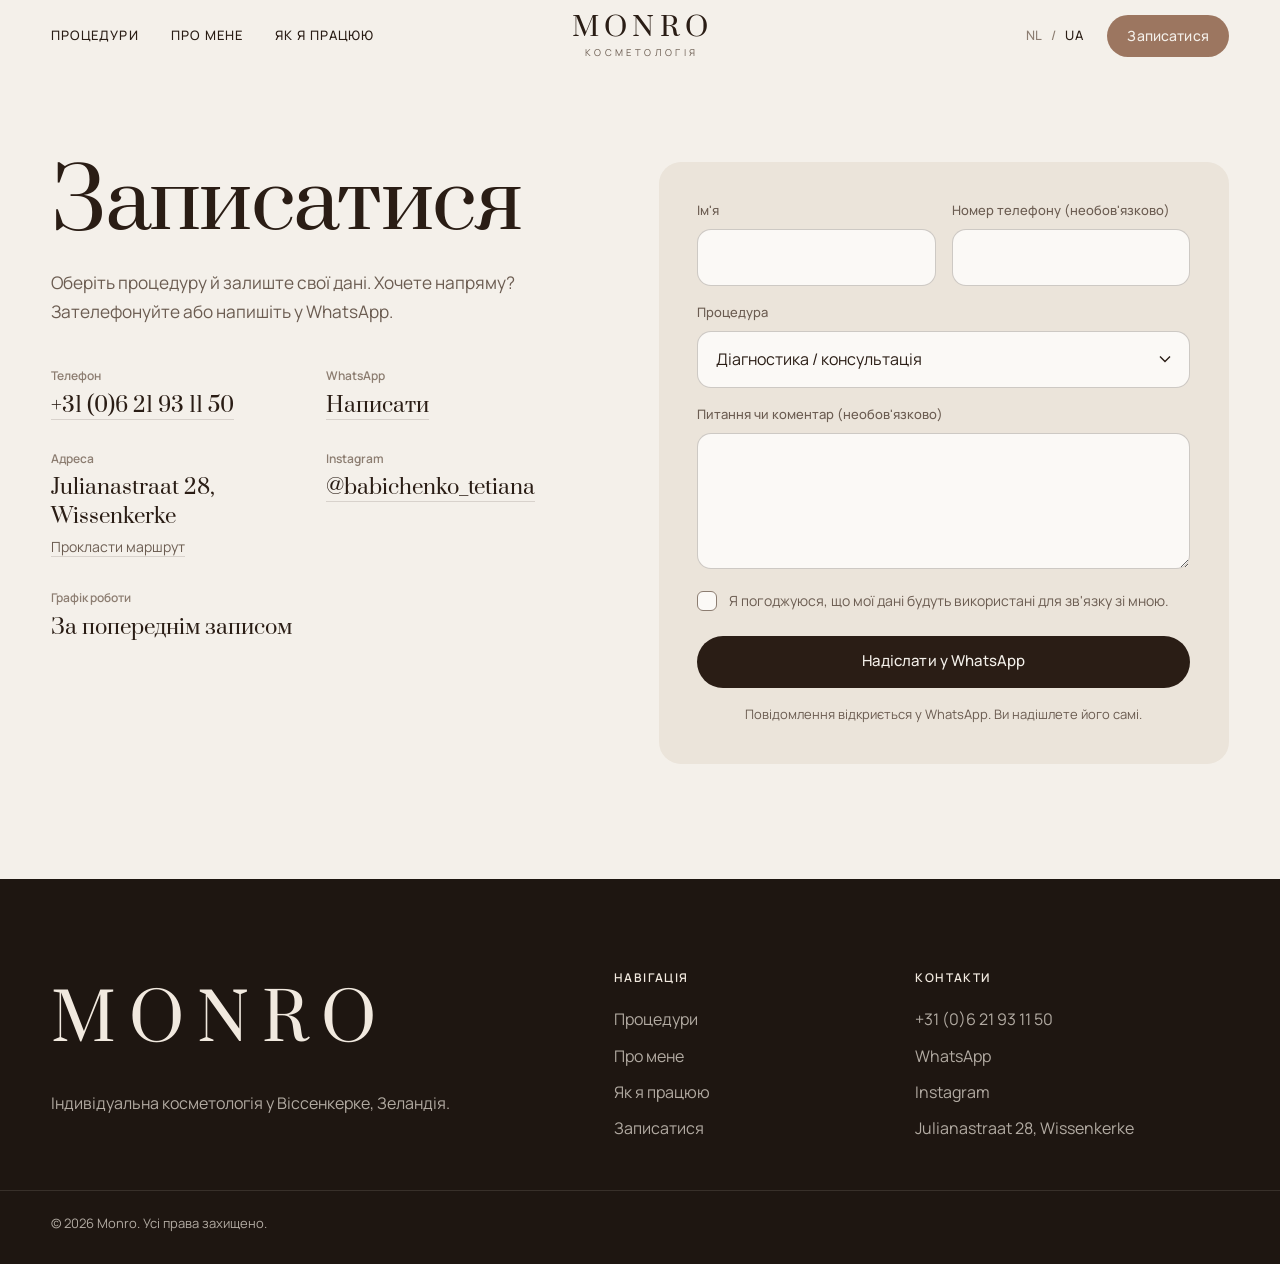
<file: uk/contact/index.html>
<!doctype html>
<html lang="uk">
<head>
  <meta charset="utf-8">
  <meta name="viewport" content="width=device-width, initial-scale=1, viewport-fit=cover">
  <title>Записатися | Monro Віссенкерке</title>
  <meta name="description" content="Запис до Monro у Віссенкерке через форму, WhatsApp або телефоном. Julianastraat 28, Віссенкерке.">
  <meta name="theme-color" content="#F4F0EA">
  <meta property="og:title" content="Записатися | Monro Віссенкерке">
  <meta property="og:description" content="Запис до Monro у Віссенкерке через форму, WhatsApp або телефоном. Julianastraat 28, Віссенкерке.">
  <meta property="og:type" content="website">
  <meta property="og:image" content="https://monro-shop.store/images/hero.jpg">
  <link rel="alternate" hreflang="nl" href="https://monro-shop.store/contact/">
  <link rel="alternate" hreflang="uk" href="https://monro-shop.store/uk/contact/">
  <link rel="alternate" hreflang="x-default" href="https://monro-shop.store/contact/">
  <link rel="canonical" href="https://monro-shop.store/uk/contact/">
  <link rel="icon" href="/favicon.svg" type="image/svg+xml">
  <link rel="preload" href="/fonts/prata-cyrillic-400-normal.woff2" as="font" type="font/woff2" crossorigin>
  <link rel="stylesheet" href="/css/fonts.css?v=8c6cdbb1">
  <link rel="stylesheet" href="/css/style.css?v=bd616920">
  <script>document.documentElement.classList.add("js")</script>
</head>
<body data-page="contact">
  <a class="skip" href="#main">До змісту</a>

  <header class="header" id="header">
    <div class="header__inner">
      <nav class="header__nav" aria-label="Menu">
        <a href="/uk/behandelingen/">Процедури</a>
        <a href="/uk/over/">Про мене</a>
        <a href="/uk/werkwijze/">Як я працюю</a>
      </nav>
      <a class="brand" href="/uk/" aria-label="Monro, Головна">
        <span class="brand__name">Monro</span>
        <span class="brand__sub">косметологія</span>
      </a>
      <div class="header__actions">
        <div class="lang"><a class="lang__link" href="/contact/" hreflang="nl" lang="nl">NL</a><span class="lang__sep" aria-hidden="true">/</span><a class="lang__link" href="/uk/contact/" hreflang="uk" lang="uk" aria-current="true">UA</a></div>
        <a class="btn btn--dark btn--sm header__cta" href="/uk/contact/" aria-current="page">Записатися</a>
        <button type="button" class="burger" id="burger" aria-expanded="false" aria-controls="mobile-menu">
          <span class="burger__lines" aria-hidden="true"></span>
          <span class="sr">Меню</span>
        </button>
      </div>
    </div>
  </header>
  <div class="header-sentinel" aria-hidden="true"></div>

  <div class="mobile-menu" id="mobile-menu" hidden>
    <nav class="mobile-menu__nav" aria-label="Меню">
      <a href="/uk/">Головна</a>
      <a href="/uk/behandelingen/">Процедури</a>
        <a href="/uk/over/">Про мене</a>
        <a href="/uk/werkwijze/">Як я працюю</a>
    </nav>
    <a class="btn btn--dark btn--block" href="/uk/contact/">Записатися</a>
  </div>

  <main id="main">
    <section class="contact">
      <div class="contact__info">
        <h1 class="page-head__title reveal">Записатися</h1>
        <p class="page-head__lead reveal">Оберіть процедуру й залиште свої дані. Хочете напряму? Зателефонуйте або напишіть у WhatsApp.</p>
        <dl class="contact__list reveal">
          <div><dt>Телефон</dt><dd><a href="tel:+31621931150">+31 (0)6 21 93 11 50</a></dd></div>
          <div><dt>WhatsApp</dt><dd><a href="https://wa.me/31621931150" target="_blank" rel="noopener">Написати</a></dd></div>
          <div><dt>Адреса</dt><dd>Julianastraat 28, Wissenkerke<br><a class="small-link" href="https://www.google.com/maps/search/?api=1&amp;query=Julianastraat+28+Wissenkerke" target="_blank" rel="noopener">Прокласти маршрут</a></dd></div>
          <div><dt>Instagram</dt><dd><a href="https://www.instagram.com/babichenko_tetiana/" target="_blank" rel="noopener">@babichenko_tetiana</a></dd></div>
          <div><dt>Графік роботи</dt><dd>За попереднім записом</dd></div>
        </dl>
      </div>

      <form class="form reveal" id="booking-form" novalidate
            data-whatsapp="31621931150" data-email=""
            data-subject="Заявка на запис із сайту">
        <div class="form__row">
          <div class="field">
            <label class="field__label" for="f-name">Ім&#x27;я</label>
            <input id="f-name" type="text" name="name" autocomplete="name" required>
          </div>
          <div class="field">
            <label class="field__label" for="f-phone">Номер телефону (необов&#x27;язково)</label>
            <input id="f-phone" type="tel" name="phone" autocomplete="tel" inputmode="tel">
          </div>
        </div>
        <div class="field field--select">
          <label class="field__label" for="f-service">Процедура</label>
          <select id="f-service" name="service"><option value="consult">Діагностика / консультація</option><option value="dieptereiniging">Багатофункціональна чистка обличчя</option><option value="acne">Комплексний догляд при акне</option><option value="couperose">Догляд при куперозі та чутливій шкірі</option><option value="microneedling">Мікронідлінг обличчя</option><option value="peeling">Комплексні хімічні пілінги</option><option value="elektroporatie">Електропорація, безголкова мезотерапія</option><option value="microcurrent">Мікрострумова терапія обличчя</option><option value="chiromassage">Іспанський хіромасаж обличчя</option><option value="serum">Інтенсивний догляд із сироватками</option><option value="glow">«Сяйво перед виходом»</option><option value="fullface">MONRO Full Face</option><option value="unsure">Ще не знаю</option></select>
        </div>
        <div class="field">
          <label class="field__label" for="f-message">Питання чи коментар (необов&#x27;язково)</label>
          <textarea id="f-message" name="message" rows="4"></textarea>
        </div>
        <label class="check">
          <input type="checkbox" name="consent" required>
          <span>Я погоджуюся, що мої дані будуть використані для зв&#x27;язку зі мною.</span>
        </label>
        <p class="form__error" id="form-error" role="alert" hidden>Вкажіть ім&#x27;я та позначте згоду.</p>
        <button type="submit" class="btn btn--dark btn--block">Надіслати у WhatsApp</button>
        <p class="form__note">Повідомлення відкриється у WhatsApp. Ви надішлете його самі.</p>
      </form>
    </section>
  </main>
  <footer class="footer">
    <div class="footer__inner">
      <div class="footer__brand">
        <a class="brand__name brand__name--lg" href="/uk/">Monro</a>
        <p>Індивідуальна косметологія у Віссенкерке, Зеландія.</p>
      </div>
      <nav class="footer__col" aria-label="Навігація">
        <p class="footer__label">Навігація</p>
        <a href="/uk/behandelingen/">Процедури</a>
        <a href="/uk/over/">Про мене</a>
        <a href="/uk/werkwijze/">Як я працюю</a>
        <a href="/uk/contact/">Записатися</a>
      </nav>
      <div class="footer__col">
        <p class="footer__label">Контакти</p>
        <a href="tel:+31621931150">+31 (0)6 21 93 11 50</a>
        <a href="https://wa.me/31621931150" target="_blank" rel="noopener">WhatsApp</a>
        <a href="https://www.instagram.com/babichenko_tetiana/" target="_blank" rel="noopener">Instagram</a>
        <a href="https://www.google.com/maps/search/?api=1&amp;query=Julianastraat+28+Wissenkerke" target="_blank" rel="noopener">Julianastraat 28, Wissenkerke</a>
      </div>
    </div>
    <div class="footer__bottom">
      <span>© 2026 Monro. Усі права захищено.</span>
      
    </div>
  </footer>
  <script src="/js/main.js?v=75e50c85" defer></script>
</body>
</html>
</file>
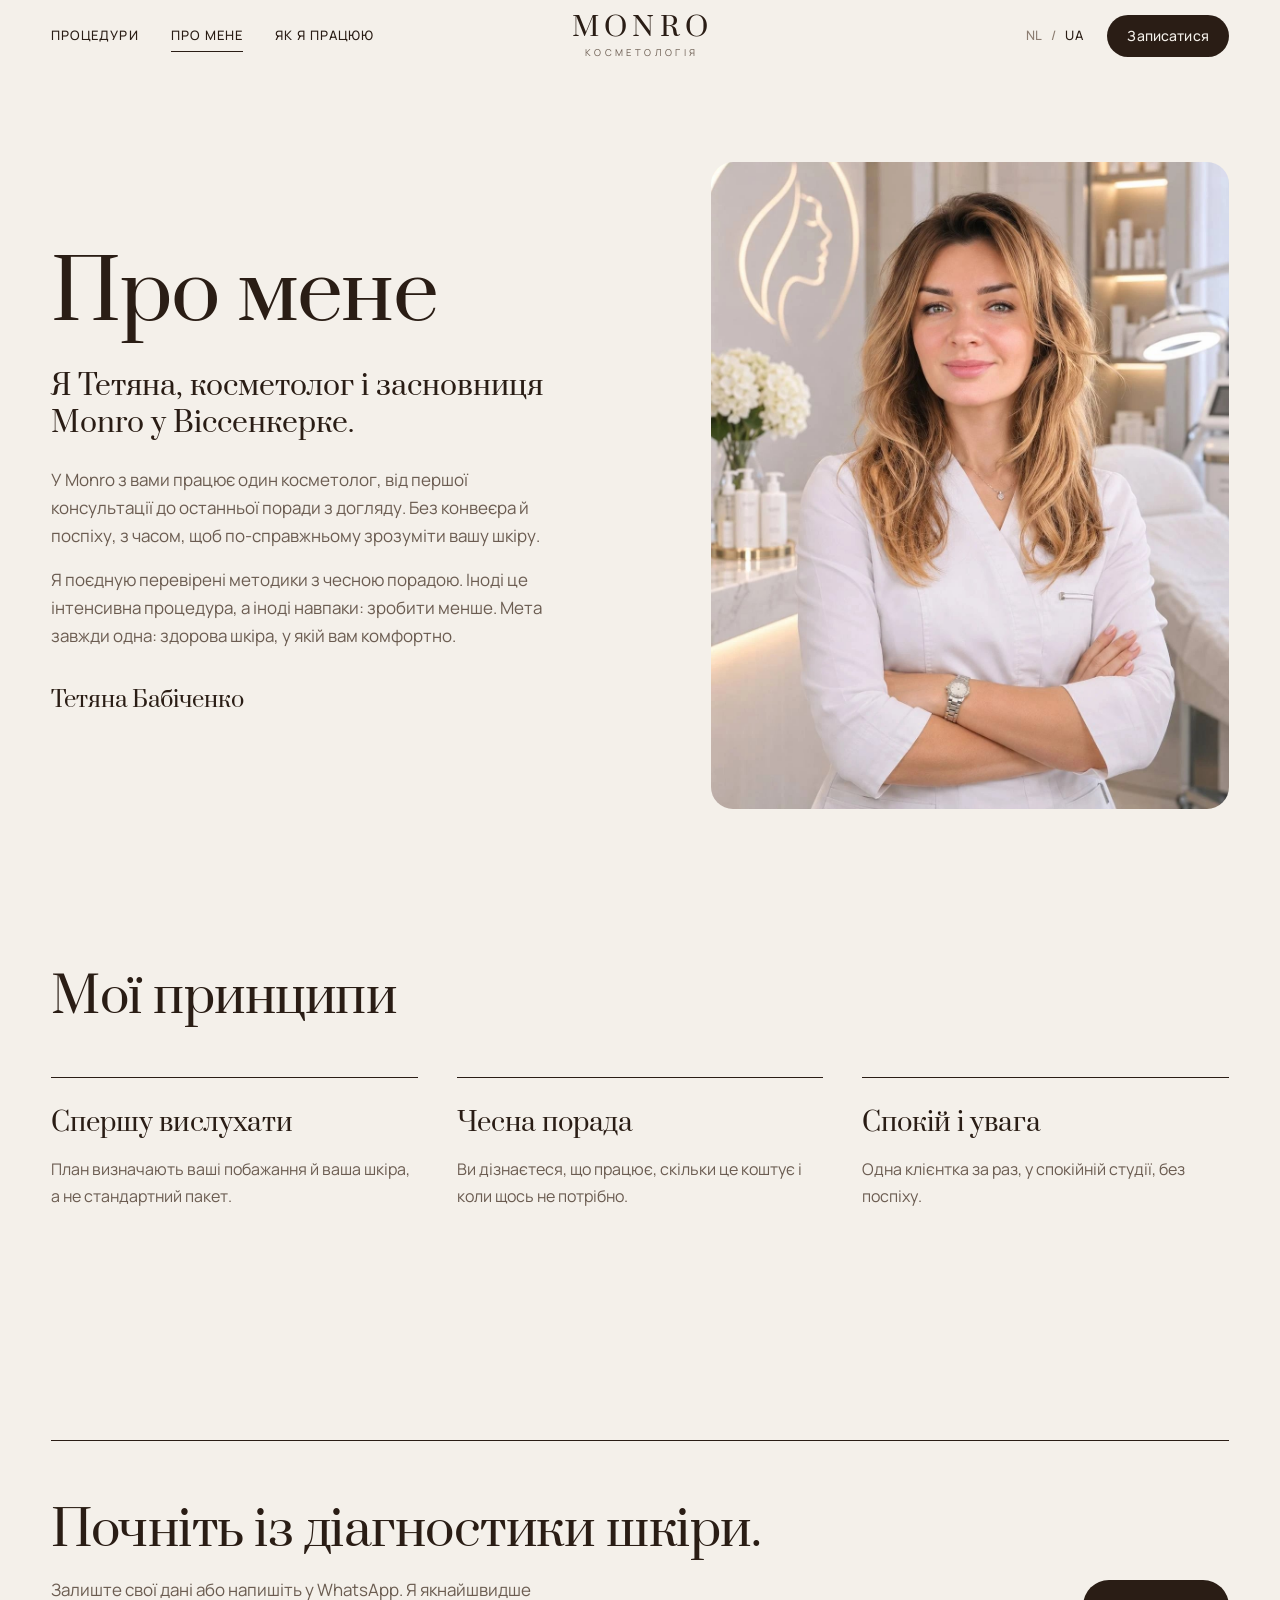
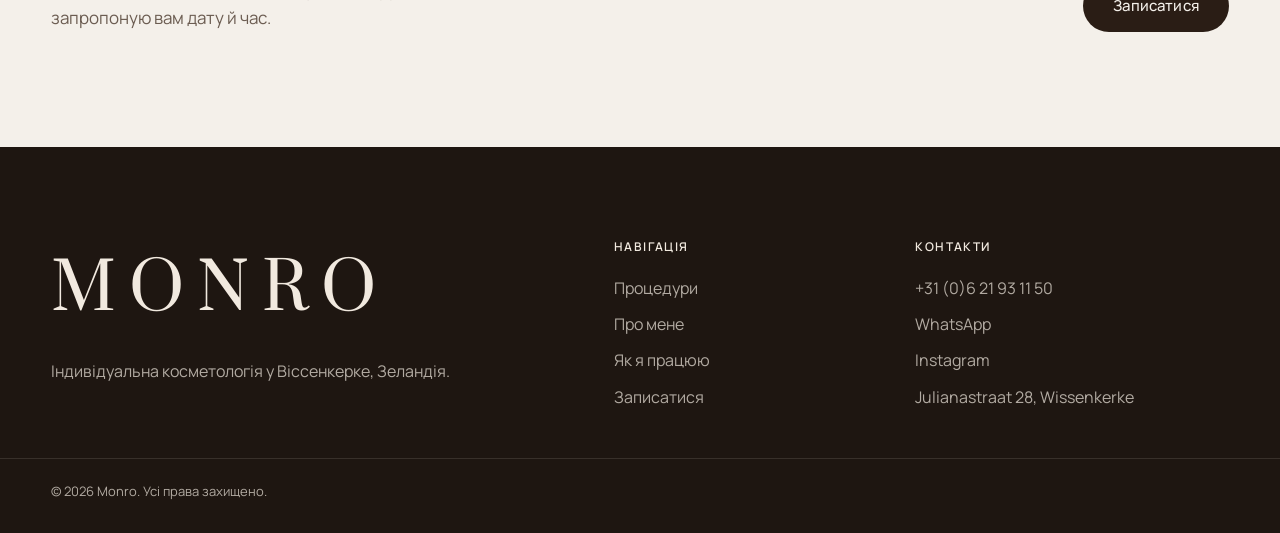
<file: uk/over/index.html>
<!doctype html>
<html lang="uk">
<head>
  <meta charset="utf-8">
  <meta name="viewport" content="width=device-width, initial-scale=1, viewport-fit=cover">
  <title>Про мене | Monro Віссенкерке</title>
  <meta name="description" content="Тетяна Бабіченко, косметолог у Віссенкерке. Індивідуальний підхід і чесні поради українською та нідерландською.">
  <meta name="theme-color" content="#F4F0EA">
  <meta property="og:title" content="Про мене | Monro Віссенкерке">
  <meta property="og:description" content="Тетяна Бабіченко, косметолог у Віссенкерке. Індивідуальний підхід і чесні поради українською та нідерландською.">
  <meta property="og:type" content="website">
  <meta property="og:image" content="https://monro-shop.store/images/hero.jpg">
  <link rel="alternate" hreflang="nl" href="https://monro-shop.store/over/">
  <link rel="alternate" hreflang="uk" href="https://monro-shop.store/uk/over/">
  <link rel="alternate" hreflang="x-default" href="https://monro-shop.store/over/">
  <link rel="canonical" href="https://monro-shop.store/uk/over/">
  <link rel="icon" href="/favicon.svg" type="image/svg+xml">
  <link rel="preload" href="/fonts/prata-cyrillic-400-normal.woff2" as="font" type="font/woff2" crossorigin>
  <link rel="stylesheet" href="/css/fonts.css?v=8c6cdbb1">
  <link rel="stylesheet" href="/css/style.css?v=bd616920">
  <script>document.documentElement.classList.add("js")</script>
</head>
<body data-page="about">
  <a class="skip" href="#main">До змісту</a>

  <header class="header" id="header">
    <div class="header__inner">
      <nav class="header__nav" aria-label="Menu">
        <a href="/uk/behandelingen/">Процедури</a>
        <a href="/uk/over/" aria-current="page">Про мене</a>
        <a href="/uk/werkwijze/">Як я працюю</a>
      </nav>
      <a class="brand" href="/uk/" aria-label="Monro, Головна">
        <span class="brand__name">Monro</span>
        <span class="brand__sub">косметологія</span>
      </a>
      <div class="header__actions">
        <div class="lang"><a class="lang__link" href="/over/" hreflang="nl" lang="nl">NL</a><span class="lang__sep" aria-hidden="true">/</span><a class="lang__link" href="/uk/over/" hreflang="uk" lang="uk" aria-current="true">UA</a></div>
        <a class="btn btn--dark btn--sm header__cta" href="/uk/contact/">Записатися</a>
        <button type="button" class="burger" id="burger" aria-expanded="false" aria-controls="mobile-menu">
          <span class="burger__lines" aria-hidden="true"></span>
          <span class="sr">Меню</span>
        </button>
      </div>
    </div>
  </header>
  <div class="header-sentinel" aria-hidden="true"></div>

  <div class="mobile-menu" id="mobile-menu" hidden>
    <nav class="mobile-menu__nav" aria-label="Меню">
      <a href="/uk/">Головна</a>
      <a href="/uk/behandelingen/">Процедури</a>
        <a href="/uk/over/" aria-current="page">Про мене</a>
        <a href="/uk/werkwijze/">Як я працюю</a>
    </nav>
    <a class="btn btn--dark btn--block" href="/uk/contact/">Записатися</a>
  </div>

  <main id="main">
    <section class="about-hero">
      <div class="about-hero__text">
        <h1 class="page-head__title reveal">Про мене</h1>
        <p class="about-hero__intro reveal">Я Тетяна, косметолог і засновниця Monro у Віссенкерке.</p>
        <p class="reveal">У Monro з вами працює один косметолог, від першої консультації до останньої поради з догляду. Без конвеєра й поспіху, з часом, щоб по-справжньому зрозуміти вашу шкіру.</p>
        <p class="reveal">Я поєдную перевірені методики з чесною порадою. Іноді це інтенсивна процедура, а іноді навпаки: зробити менше. Мета завжди одна: здорова шкіра, у якій вам комфортно.</p>
        <p class="about-hero__sign reveal">Тетяна Бабіченко</p>
      </div>
      <div class="about-hero__media reveal"><img src="/images/tetiana.jpg" alt="Тетяна Бабіченко" width="1122" height="1402"></div>
    </section>

    <section class="section">
      <h2 class="h2 reveal">Мої принципи</h2>
      <ul class="values">
        <li class="value reveal"><h3 class="value__title">Спершу вислухати</h3><p>План визначають ваші побажання й ваша шкіра, а не стандартний пакет.</p></li>
        <li class="value reveal"><h3 class="value__title">Чесна порада</h3><p>Ви дізнаєтеся, що працює, скільки це коштує і коли щось не потрібно.</p></li>
        <li class="value reveal"><h3 class="value__title">Спокій і увага</h3><p>Одна клієнтка за раз, у спокійній студії, без поспіху.</p></li>
      </ul>
    </section>

    <section class="cta-band">
      <div class="cta-band__inner">
        <div>
          <h2 class="h2 reveal">Почніть із діагностики шкіри.</h2>
          <p class="cta-band__text reveal">Залиште свої дані або напишіть у WhatsApp. Я якнайшвидше запропоную вам дату й час.</p>
        </div>
        <a class="btn btn--dark reveal" href="/uk/contact/">Записатися</a>
      </div>
    </section>
  </main>
  <footer class="footer">
    <div class="footer__inner">
      <div class="footer__brand">
        <a class="brand__name brand__name--lg" href="/uk/">Monro</a>
        <p>Індивідуальна косметологія у Віссенкерке, Зеландія.</p>
      </div>
      <nav class="footer__col" aria-label="Навігація">
        <p class="footer__label">Навігація</p>
        <a href="/uk/behandelingen/">Процедури</a>
        <a href="/uk/over/">Про мене</a>
        <a href="/uk/werkwijze/">Як я працюю</a>
        <a href="/uk/contact/">Записатися</a>
      </nav>
      <div class="footer__col">
        <p class="footer__label">Контакти</p>
        <a href="tel:+31621931150">+31 (0)6 21 93 11 50</a>
        <a href="https://wa.me/31621931150" target="_blank" rel="noopener">WhatsApp</a>
        <a href="https://www.instagram.com/babichenko_tetiana/" target="_blank" rel="noopener">Instagram</a>
        <a href="https://www.google.com/maps/search/?api=1&amp;query=Julianastraat+28+Wissenkerke" target="_blank" rel="noopener">Julianastraat 28, Wissenkerke</a>
      </div>
    </div>
    <div class="footer__bottom">
      <span>© 2026 Monro. Усі права захищено.</span>
      
    </div>
  </footer>
  <script src="/js/main.js?v=75e50c85" defer></script>
</body>
</html>
</file>
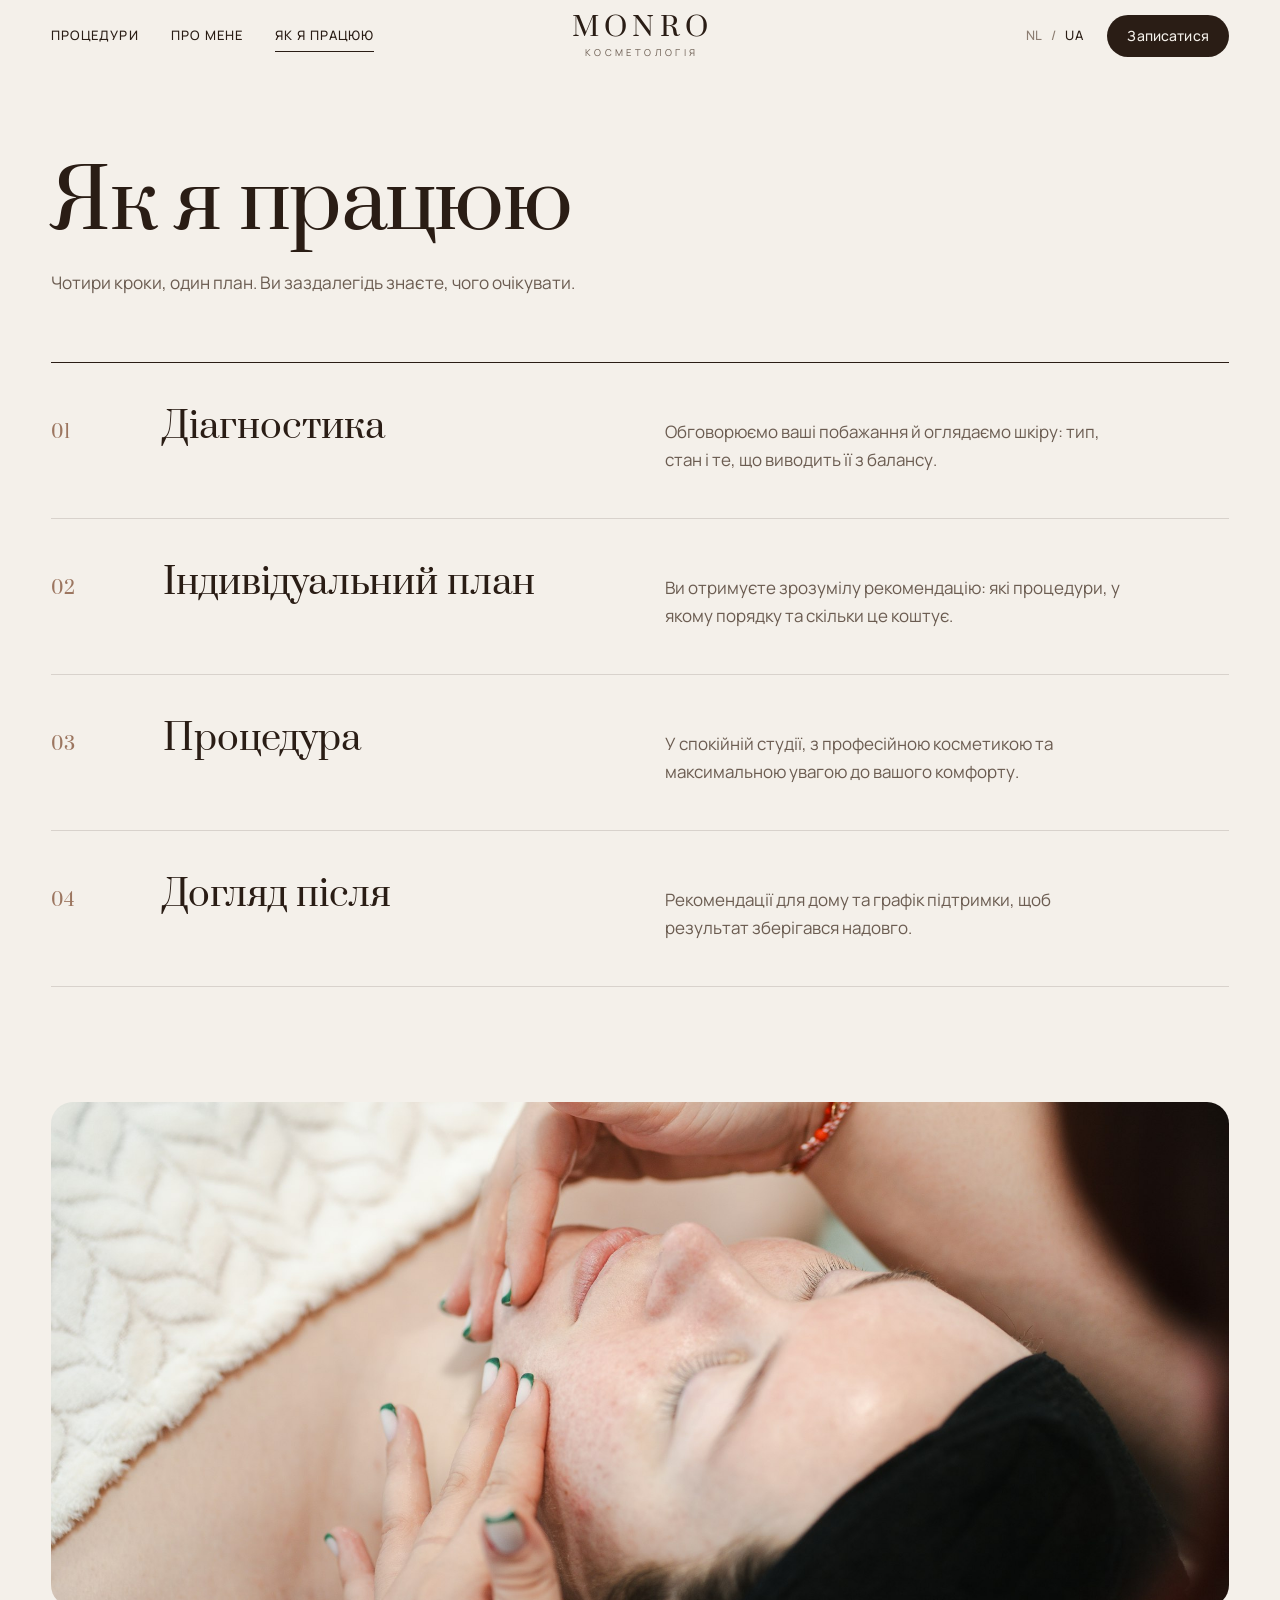
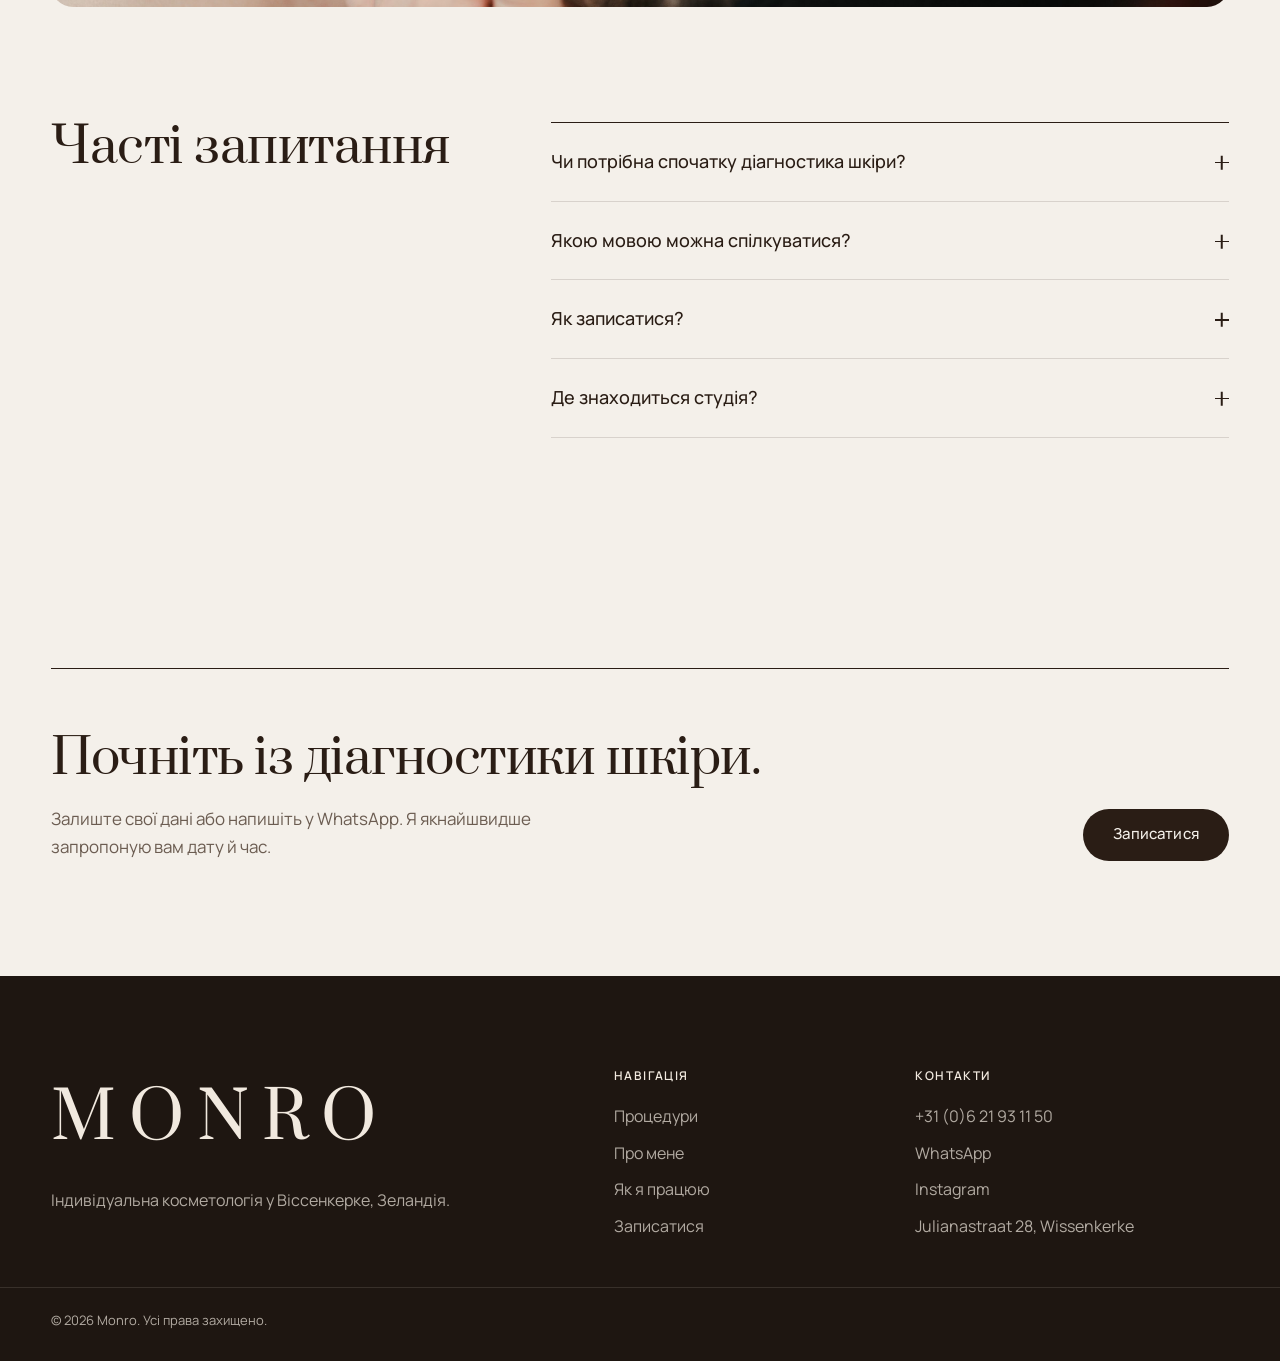
<file: uk/werkwijze/index.html>
<!doctype html>
<html lang="uk">
<head>
  <meta charset="utf-8">
  <meta name="viewport" content="width=device-width, initial-scale=1, viewport-fit=cover">
  <title>Як я працюю | Monro Віссенкерке</title>
  <meta name="description" content="Від діагностики до домашнього догляду: як проходить процедура в Monro у Віссенкерке. Відповіді на часті запитання.">
  <meta name="theme-color" content="#F4F0EA">
  <meta property="og:title" content="Як я працюю | Monro Віссенкерке">
  <meta property="og:description" content="Від діагностики до домашнього догляду: як проходить процедура в Monro у Віссенкерке. Відповіді на часті запитання.">
  <meta property="og:type" content="website">
  <meta property="og:image" content="https://monro-shop.store/images/hero.jpg">
  <link rel="alternate" hreflang="nl" href="https://monro-shop.store/werkwijze/">
  <link rel="alternate" hreflang="uk" href="https://monro-shop.store/uk/werkwijze/">
  <link rel="alternate" hreflang="x-default" href="https://monro-shop.store/werkwijze/">
  <link rel="canonical" href="https://monro-shop.store/uk/werkwijze/">
  <link rel="icon" href="/favicon.svg" type="image/svg+xml">
  <link rel="preload" href="/fonts/prata-cyrillic-400-normal.woff2" as="font" type="font/woff2" crossorigin>
  <link rel="stylesheet" href="/css/fonts.css?v=8c6cdbb1">
  <link rel="stylesheet" href="/css/style.css?v=bd616920">
  <script>document.documentElement.classList.add("js")</script>
</head>
<body data-page="process">
  <a class="skip" href="#main">До змісту</a>

  <header class="header" id="header">
    <div class="header__inner">
      <nav class="header__nav" aria-label="Menu">
        <a href="/uk/behandelingen/">Процедури</a>
        <a href="/uk/over/">Про мене</a>
        <a href="/uk/werkwijze/" aria-current="page">Як я працюю</a>
      </nav>
      <a class="brand" href="/uk/" aria-label="Monro, Головна">
        <span class="brand__name">Monro</span>
        <span class="brand__sub">косметологія</span>
      </a>
      <div class="header__actions">
        <div class="lang"><a class="lang__link" href="/werkwijze/" hreflang="nl" lang="nl">NL</a><span class="lang__sep" aria-hidden="true">/</span><a class="lang__link" href="/uk/werkwijze/" hreflang="uk" lang="uk" aria-current="true">UA</a></div>
        <a class="btn btn--dark btn--sm header__cta" href="/uk/contact/">Записатися</a>
        <button type="button" class="burger" id="burger" aria-expanded="false" aria-controls="mobile-menu">
          <span class="burger__lines" aria-hidden="true"></span>
          <span class="sr">Меню</span>
        </button>
      </div>
    </div>
  </header>
  <div class="header-sentinel" aria-hidden="true"></div>

  <div class="mobile-menu" id="mobile-menu" hidden>
    <nav class="mobile-menu__nav" aria-label="Меню">
      <a href="/uk/">Головна</a>
      <a href="/uk/behandelingen/">Процедури</a>
        <a href="/uk/over/">Про мене</a>
        <a href="/uk/werkwijze/" aria-current="page">Як я працюю</a>
    </nav>
    <a class="btn btn--dark btn--block" href="/uk/contact/">Записатися</a>
  </div>

  <main id="main">
    <section class="page-head">
      <h1 class="page-head__title reveal">Як я працюю</h1>
      <p class="page-head__lead reveal">Чотири кроки, один план. Ви заздалегідь знаєте, чого очікувати.</p>
    </section>
    <section class="section section--flush">
      <ol class="psteps">
        <li class="pstep reveal">
          <span class="pstep__num">01</span>
          <h2 class="pstep__title">Діагностика</h2>
          <p class="pstep__text">Обговорюємо ваші побажання й оглядаємо шкіру: тип, стан і те, що виводить її з балансу.</p>
        </li>
        <li class="pstep reveal">
          <span class="pstep__num">02</span>
          <h2 class="pstep__title">Індивідуальний план</h2>
          <p class="pstep__text">Ви отримуєте зрозумілу рекомендацію: які процедури, у якому порядку та скільки це коштує.</p>
        </li>
        <li class="pstep reveal">
          <span class="pstep__num">03</span>
          <h2 class="pstep__title">Процедура</h2>
          <p class="pstep__text">У спокійній студії, з професійною косметикою та максимальною увагою до вашого комфорту.</p>
        </li>
        <li class="pstep reveal">
          <span class="pstep__num">04</span>
          <h2 class="pstep__title">Догляд після</h2>
          <p class="pstep__text">Рекомендації для дому та графік підтримки, щоб результат зберігався надовго.</p>
        </li>
      </ol>
    </section>

    <div class="wide-image reveal"><img src="/images/werkwijze.jpg" alt="" loading="lazy" width="2200" height="1467"></div>

    <section class="section faq">
      <h2 class="h2 reveal">Часті запитання</h2>
      <div class="faq__list">
        <details class="faq__item reveal">
          <summary>Чи потрібна спочатку діагностика шкіри?<span class="faq__icon" aria-hidden="true"></span></summary>
          <p>Так. Кожна процедура починається з короткої діагностики, щоб ми точно знали, що вона підходить вашій шкірі.</p>
        </details>
        <details class="faq__item reveal">
          <summary>Якою мовою можна спілкуватися?<span class="faq__icon" aria-hidden="true"></span></summary>
          <p>Українською та нідерландською.</p>
        </details>
        <details class="faq__item reveal">
          <summary>Як записатися?<span class="faq__icon" aria-hidden="true"></span></summary>
          <p>Через форму на сторінці запису, у WhatsApp або телефоном. Я якнайшвидше запропоную вам дату й час.</p>
        </details>
        <details class="faq__item reveal">
          <summary>Де знаходиться студія?<span class="faq__icon" aria-hidden="true"></span></summary>
          <p>Julianastraat 28, Віссенкерке.</p>
        </details>
      </div>
    </section>

    <section class="cta-band">
      <div class="cta-band__inner">
        <div>
          <h2 class="h2 reveal">Почніть із діагностики шкіри.</h2>
          <p class="cta-band__text reveal">Залиште свої дані або напишіть у WhatsApp. Я якнайшвидше запропоную вам дату й час.</p>
        </div>
        <a class="btn btn--dark reveal" href="/uk/contact/">Записатися</a>
      </div>
    </section>
  </main>
  <footer class="footer">
    <div class="footer__inner">
      <div class="footer__brand">
        <a class="brand__name brand__name--lg" href="/uk/">Monro</a>
        <p>Індивідуальна косметологія у Віссенкерке, Зеландія.</p>
      </div>
      <nav class="footer__col" aria-label="Навігація">
        <p class="footer__label">Навігація</p>
        <a href="/uk/behandelingen/">Процедури</a>
        <a href="/uk/over/">Про мене</a>
        <a href="/uk/werkwijze/">Як я працюю</a>
        <a href="/uk/contact/">Записатися</a>
      </nav>
      <div class="footer__col">
        <p class="footer__label">Контакти</p>
        <a href="tel:+31621931150">+31 (0)6 21 93 11 50</a>
        <a href="https://wa.me/31621931150" target="_blank" rel="noopener">WhatsApp</a>
        <a href="https://www.instagram.com/babichenko_tetiana/" target="_blank" rel="noopener">Instagram</a>
        <a href="https://www.google.com/maps/search/?api=1&amp;query=Julianastraat+28+Wissenkerke" target="_blank" rel="noopener">Julianastraat 28, Wissenkerke</a>
      </div>
    </div>
    <div class="footer__bottom">
      <span>© 2026 Monro. Усі права захищено.</span>
      
    </div>
  </footer>
  <script src="/js/main.js?v=75e50c85" defer></script>
</body>
</html>
</file>
<file: css/fonts.css>
/* Zelf gehoste fonts (geen Google-verbinding, AVG-vriendelijk). Latijn + Cyrillisch. */
@font-face { font-family: "Prata"; font-style: normal; font-weight: 400; font-display: swap;
  src: url("../fonts/prata-latin-400-normal.woff2") format("woff2");
  unicode-range: U+0000-00FF, U+0131, U+0152-0153, U+02BB-02BC, U+02C6, U+02DA, U+02DC, U+2000-206F, U+20AC, U+2122, U+2191, U+2193, U+2212, U+2215, U+FEFF, U+FFFD; }
@font-face { font-family: "Prata"; font-style: normal; font-weight: 400; font-display: swap;
  src: url("../fonts/prata-cyrillic-400-normal.woff2") format("woff2");
  unicode-range: U+0301, U+0400-045F, U+0490-0491, U+04B0-04B1, U+2116; }

@font-face { font-family: "Manrope"; font-style: normal; font-weight: 400; font-display: swap;
  src: url("../fonts/manrope-latin-400-normal.woff2") format("woff2");
  unicode-range: U+0000-00FF, U+0131, U+0152-0153, U+02BB-02BC, U+02C6, U+02DA, U+02DC, U+2000-206F, U+20AC, U+2122, U+2191, U+2193, U+2212, U+2215, U+FEFF, U+FFFD; }
@font-face { font-family: "Manrope"; font-style: normal; font-weight: 400; font-display: swap;
  src: url("../fonts/manrope-cyrillic-400-normal.woff2") format("woff2");
  unicode-range: U+0301, U+0400-045F, U+0490-0491, U+04B0-04B1, U+2116; }
@font-face { font-family: "Manrope"; font-style: normal; font-weight: 500; font-display: swap;
  src: url("../fonts/manrope-latin-500-normal.woff2") format("woff2");
  unicode-range: U+0000-00FF, U+0131, U+0152-0153, U+02BB-02BC, U+02C6, U+02DA, U+02DC, U+2000-206F, U+20AC, U+2122, U+2191, U+2193, U+2212, U+2215, U+FEFF, U+FFFD; }
@font-face { font-family: "Manrope"; font-style: normal; font-weight: 500; font-display: swap;
  src: url("../fonts/manrope-cyrillic-500-normal.woff2") format("woff2");
  unicode-range: U+0301, U+0400-045F, U+0490-0491, U+04B0-04B1, U+2116; }
@font-face { font-family: "Manrope"; font-style: normal; font-weight: 600; font-display: swap;
  src: url("../fonts/manrope-latin-600-normal.woff2") format("woff2");
  unicode-range: U+0000-00FF, U+0131, U+0152-0153, U+02BB-02BC, U+02C6, U+02DA, U+02DC, U+2000-206F, U+20AC, U+2122, U+2191, U+2193, U+2212, U+2215, U+FEFF, U+FFFD; }
@font-face { font-family: "Manrope"; font-style: normal; font-weight: 600; font-display: swap;
  src: url("../fonts/manrope-cyrillic-600-normal.woff2") format("woff2");
  unicode-range: U+0301, U+0400-045F, U+0490-0491, U+04B0-04B1, U+2116; }
</file>
<file: css/style.css>
/* ==========================================================================
   Monro - visueel systeem
   Crème + diep bruin met hoog-contrast serif (Prata) en Manrope.
   Palet en serif zijn bewust gekozen op basis van de referenties van de
   klant (royalclinic.pl, shanidarden.com), niet als standaardkeuze.
   Vormregel: knoppen = pil, foto's = 22px, velden/kaders = 14px.
   ========================================================================== */
:root {
  --bg: #F4F0EA;
  --bg-2: #EBE4DA;
  --surface: #FBF9F6;
  --ink: #2A1D15;
  --ink-2: #6B5C51;
  --ink-3: #8C7D71;
  --line: rgba(42, 29, 21, .14);
  --dark: #1E1611;
  --on-dark: #F1E9DF;
  --on-dark-2: rgba(241, 233, 223, .7);
  --accent: #9C7660;
  --danger: #A4473A;

  --serif: "Prata", "Times New Roman", serif;
  --sans: "Manrope", system-ui, -apple-system, "Segoe UI", sans-serif;

  --radius: 22px;
  --radius-sm: 14px;
  --gutter: clamp(16px, 4vw, 56px);
  --max: 1360px;
  --header-h: 72px;
  --ease: cubic-bezier(.16, 1, .3, 1);
}

*, *::before, *::after { box-sizing: border-box; }
/* Canvas-kleur volgt de positie: crème bovenaan, donker zodra de footer in beeld is
   (class via main.js). Zo is er bij over-scrollen op iPhone nooit een verkeerde strook,
   en blijft trekken-om-te-verversen gewoon werken. */
html {
  background: var(--bg);
  /* Geen zoom bij dubbeltikken (bv. op de header); knijpzoom blijft werken. */
  touch-action: manipulation;
  scroll-behavior: smooth; scroll-padding-top: calc(var(--header-h) + 16px); -webkit-text-size-adjust: 100%;
}
/* Footer altijd onderaan, ook op korte pagina's */
body {
  margin: 0;
  min-height: 100vh;
  min-height: 100dvh;
  display: flex;
  flex-direction: column;
  background: var(--bg);
  color: var(--ink);
  font: 400 16px/1.65 var(--sans);
  -webkit-font-smoothing: antialiased;
  overflow-x: hidden;
}
html.at-footer { background: var(--dark); }
main { flex: 1 0 auto; }
.footer {
  flex-shrink: 0;
  /* Donkere "verlenging" onder de footer: zichtbaar bij over-scrollen op iPhone,
     maar een schaduw telt niet mee voor de scrollhoogte. */
  box-shadow: 0 100vh 0 100vh var(--dark);
}
img { display: block; max-width: 100%; height: auto; }
a { color: inherit; text-decoration: none; }
button { font: inherit; color: inherit; background: none; border: 0; cursor: pointer; padding: 0; }
h1, h2, h3 { margin: 0; font-weight: 400; }
p, ul, ol, dl, dd { margin: 0; }
ul, ol { padding: 0; list-style: none; }
::selection { background: var(--ink); color: var(--bg); }
:focus-visible { outline: 2px solid var(--accent); outline-offset: 3px; border-radius: 4px; }

.sr { position: absolute; width: 1px; height: 1px; overflow: hidden; clip: rect(0 0 0 0); white-space: nowrap; }
.skip { position: absolute; left: 12px; top: -60px; z-index: 100; background: var(--ink); color: var(--bg); padding: 10px 16px; border-radius: 99px; }
.skip:focus { top: 12px; }

/* Vloeiende overgang tussen pagina's (Chrome/Edge/Safari; elders gewoon direct) */
@view-transition { navigation: auto; }
::view-transition-old(root), ::view-transition-new(root) { animation-duration: .35s; }

/* ---------- Typografie ---------- */
.eyebrow { font-size: 12px; font-weight: 600; letter-spacing: .16em; text-transform: uppercase; color: var(--ink-2); margin-bottom: 22px; }
.h2 { font-family: var(--serif); font-size: clamp(30px, 3.8vw, 54px); line-height: 1.1; letter-spacing: -.01em; text-wrap: balance; }
.accent { color: var(--accent); }

.page-head { max-width: var(--max); margin: 0 auto; padding: clamp(40px, 7vw, 96px) var(--gutter) clamp(32px, 5vw, 64px); }
.page-head__title { font-family: var(--serif); font-size: clamp(44px, 6.4vw, 92px); line-height: 1.02; letter-spacing: -.02em; }
.page-head__lead { color: var(--ink-2); font-size: clamp(16px, 1.35vw, 19px); max-width: 52ch; margin-top: 24px; }

/* ---------- Knoppen & links ---------- */
.btn {
  display: inline-flex; align-items: center; justify-content: center; gap: 10px;
  min-height: 52px; padding: 0 30px; border-radius: 999px;
  font-size: 15px; font-weight: 500; letter-spacing: .01em; white-space: nowrap;
  transition: background-color .3s var(--ease), color .3s var(--ease), border-color .3s var(--ease), transform .2s var(--ease);
}
.btn:active { transform: scale(.98); }
.btn--dark { background: var(--ink); color: var(--bg); }
.btn--dark:hover { background: #47342A; }
.btn--ghost { border: 1px solid var(--line); }
.btn--ghost:hover { border-color: var(--ink); }
.btn--light { background: var(--on-dark); color: var(--dark); }
.btn--light:hover { background: #fff8ef; }
.btn--sm { min-height: 42px; padding: 0 20px; font-size: 14px; }
.btn--block { width: 100%; }

.link-arrow {
  display: inline-flex; align-items: center; gap: 10px;
  font-size: 15px; font-weight: 500; padding-bottom: 4px;
  border-bottom: 1px solid var(--line); transition: border-color .3s var(--ease);
}
.link-arrow::after { content: "→"; transition: transform .3s var(--ease); }
.link-arrow:hover { border-color: var(--ink); }
.link-arrow:hover::after { transform: translateX(4px); }
.small-link { font-family: var(--sans); font-size: 14px; color: var(--ink-2); border-bottom: 1px solid var(--line); }
.small-link:hover { color: var(--ink); border-color: var(--ink); }

/* ---------- Header ---------- */
.header {
  position: sticky; top: 0; z-index: 50; height: var(--header-h);
  background: rgba(244, 240, 234, .86);
  backdrop-filter: blur(14px) saturate(1.2); -webkit-backdrop-filter: blur(14px) saturate(1.2);
  border-bottom: 1px solid transparent; transition: border-color .3s var(--ease);
}
.header.is-scrolled { border-bottom-color: var(--line); }
.header-sentinel { position: absolute; top: 0; height: 1px; width: 1px; }
.header__inner {
  max-width: var(--max); height: 100%; margin: 0 auto; padding: 0 var(--gutter);
  display: grid; grid-template-columns: 1fr auto 1fr; align-items: center; gap: 24px;
}
.header__nav { display: flex; gap: 32px; }
.header__nav a { font-size: 13px; font-weight: 500; letter-spacing: .08em; text-transform: uppercase; position: relative; padding: 6px 0; }
.header__nav a::after {
  content: ""; position: absolute; left: 0; right: 0; bottom: 0; height: 1px; background: currentColor;
  transform: scaleX(0); transform-origin: left; transition: transform .35s var(--ease);
}
.header__nav a:hover::after, .header__nav a[aria-current="page"]::after { transform: scaleX(1); }

.brand { display: flex; flex-direction: column; align-items: center; line-height: 1; }
.brand__name { font-family: var(--serif); font-size: 27px; letter-spacing: .2em; text-transform: uppercase; padding-left: .2em; }
.brand__sub { font-size: 9.5px; letter-spacing: .36em; text-transform: uppercase; color: var(--ink-2); margin-top: 7px; padding-left: .36em; }

.header__actions { display: flex; align-items: center; justify-content: flex-end; gap: 22px; }
.lang { display: flex; align-items: center; gap: 6px; font-size: 13px; font-weight: 500; letter-spacing: .06em; }
.lang__link { color: var(--ink-3); padding: 8px 2px; transition: color .2s; }
.lang__link[aria-current="true"], .lang__link:hover { color: var(--ink); }
.lang__sep { color: var(--ink-3); }
.header__cta[aria-current="page"] { background: var(--accent); }

.burger { display: none; width: 44px; height: 44px; align-items: center; justify-content: center; }
.burger__lines, .burger__lines::before { display: block; width: 22px; height: 1.5px; background: var(--ink); position: relative; transition: transform .35s var(--ease); }
.burger__lines::before { content: ""; position: absolute; top: 7px; }
.burger__lines { transform: translateY(-3.5px); }
.burger[aria-expanded="true"] .burger__lines { transform: translateY(0) rotate(45deg); }
.burger[aria-expanded="true"] .burger__lines::before { transform: translateY(-7px) rotate(-90deg); }

.mobile-menu {
  position: fixed; inset: var(--header-h) 0 0 0; z-index: 40; background: var(--bg);
  padding: 24px var(--gutter) 32px; display: flex; flex-direction: column; justify-content: space-between;
  opacity: 0; transform: translateY(-8px); transition: opacity .35s var(--ease), transform .35s var(--ease);
}
.mobile-menu[hidden] { display: none; }
.mobile-menu:not(.is-open) { pointer-events: none; }
.mobile-menu.is-open { opacity: 1; transform: none; }
.mobile-menu__nav { display: flex; flex-direction: column; }
.mobile-menu__nav a { font-family: var(--serif); font-size: 34px; line-height: 1.2; padding: 14px 0; border-bottom: 1px solid var(--line); }
.mobile-menu__nav a[aria-current="page"] { color: var(--accent); }

/* ---------- Home: hero ---------- */
.hero {
  max-width: var(--max); margin: 0 auto;
  padding: clamp(24px, 4vw, 56px) var(--gutter) clamp(56px, 8vw, 110px);
  display: grid; grid-template-columns: 1.15fr 1fr; gap: clamp(32px, 5vw, 80px); align-items: center;
}
.hero__title { font-family: var(--serif); font-size: clamp(40px, 4.6vw, 68px); line-height: 1.04; letter-spacing: -.02em; text-wrap: balance; }
.hero__lead { color: var(--ink-2); font-size: clamp(16px, 1.35vw, 19px); max-width: 40ch; margin-top: 28px; }
.hero__ctas { display: flex; flex-wrap: wrap; gap: 12px; margin-top: 38px; }
.hero__media img { width: 100%; aspect-ratio: 4 / 5; max-height: calc(100dvh - var(--header-h) - 48px); object-fit: cover; object-position: 50% 40%; border-radius: var(--radius); }

/* Manifest */
.manifesto { max-width: 1100px; margin: 0 auto; padding: clamp(48px, 7vw, 100px) var(--gutter); text-align: center; border-top: 1px solid var(--line); }
.manifesto__text { font-family: var(--serif); font-size: clamp(26px, 3.3vw, 44px); line-height: 1.28; text-wrap: balance; }

/* Secties */
.section { max-width: var(--max); margin: 0 auto; padding: clamp(64px, 9vw, 120px) var(--gutter); }
.section--flush { padding-top: 0; }
.section__bar { display: flex; justify-content: space-between; align-items: flex-end; gap: 24px; margin-bottom: clamp(28px, 4vw, 48px); }

/* Home: behandelingen als rijen */
.tlist { border-top: 1px solid var(--ink); }
.tlist__row {
  position: relative;
  display: grid; grid-template-columns: minmax(0, 1.1fr) minmax(0, 1.4fr) auto auto; align-items: center; gap: 32px;
  padding: clamp(24px, 3vw, 36px) 0; border-bottom: 1px solid var(--line);
}
.tlist__img {
  position: absolute; right: 22%; top: 50%; width: 180px; z-index: 2; pointer-events: none;
  opacity: 0; transform: translateY(-50%) scale(.92) rotate(-2deg);
  transition: opacity .4s var(--ease), transform .5s var(--ease);
}
.tlist__img img { width: 100%; aspect-ratio: 4 / 5; object-fit: cover; border-radius: var(--radius-sm); box-shadow: 0 30px 60px -30px rgba(42, 29, 21, .45); }
.tlist__name { font-family: var(--serif); font-size: clamp(24px, 2.4vw, 34px); line-height: 1.15; transition: transform .4s var(--ease); }
.tlist__short { color: var(--ink-2); max-width: 44ch; }
.tlist__price { font-weight: 500; white-space: nowrap; }
.tlist__arrow { font-size: 20px; transition: transform .3s var(--ease); }
@media (hover: hover) {
  .tlist__row:hover .tlist__img { opacity: 1; transform: translateY(-50%) scale(1) rotate(-2deg); }
  .tlist__row:hover .tlist__name { transform: translateX(8px); }
  .tlist__row:hover .tlist__arrow { transform: translateX(4px); }
}

/* Donkere split (home) */
.dark-split { background: var(--dark); color: var(--on-dark); }
.dark-split__inner {
  max-width: var(--max); margin: 0 auto; padding: clamp(64px, 9vw, 120px) var(--gutter);
  display: grid; grid-template-columns: 1fr 1fr; gap: clamp(40px, 7vw, 120px); align-items: center;
}
.dark-split__media img { width: 100%; aspect-ratio: 4 / 5; object-fit: cover; border-radius: var(--radius); }
.dark-split__text > p { color: var(--on-dark-2); font-size: 17px; max-width: 46ch; margin-top: 26px; }
.dark-split__text .dark-split__sign { font-family: var(--serif); font-size: 21px; color: var(--on-dark); }
.dark-split__text .btn { margin-top: 36px; }

/* Sfeerfoto's */
.gallery {
  max-width: var(--max); margin: 0 auto; padding: clamp(64px, 9vw, 120px) var(--gutter) 0;
  display: grid; grid-template-columns: repeat(3, 1fr); gap: clamp(12px, 2vw, 28px); align-items: start;
}
.gallery__item img { width: 100%; aspect-ratio: 3 / 4; object-fit: cover; border-radius: var(--radius); }
.gallery__item--offset { margin-top: clamp(32px, 6vw, 90px); }

/* CTA-band */
.cta-band { max-width: var(--max); margin: 0 auto; padding: clamp(64px, 9vw, 120px) var(--gutter); }
.cta-band__inner {
  display: grid; grid-template-columns: 1fr auto; gap: 32px 64px; align-items: end;
  padding-top: clamp(40px, 5vw, 64px); border-top: 1px solid var(--ink);
}
.cta-band__text { color: var(--ink-2); max-width: 52ch; margin-top: 18px; font-size: 17px; }

/* ---------- Behandelingen-pagina ---------- */
.tp { max-width: var(--max); margin: 0 auto; padding: 0 var(--gutter); display: grid; grid-template-columns: 330px 1fr; gap: clamp(40px, 6vw, 96px); align-items: start; }
.tp__index { position: sticky; top: calc(var(--header-h) + 32px); }
.tp__index ul { border-top: 1px solid var(--ink); }
.tp__index a { display: flex; justify-content: space-between; gap: 16px; padding: 11px 0; border-bottom: 1px solid var(--line); font-size: 15px; transition: color .2s; }
.tp__index a:hover { color: var(--accent); }
.tp__index-price { color: var(--ink-3); white-space: nowrap; }
.tp__note { font-size: 13px; color: var(--ink-3); margin-top: 20px; }

.tp__index { max-height: calc(100dvh - var(--header-h) - 64px); overflow-y: auto; scrollbar-width: thin; }
.tp__list { display: flex; flex-direction: column; }

/* Eén behandeling: kop met duur en prijs, beschrijving, varianten, uitklapbare stappen */
.tr { padding: clamp(32px, 4vw, 48px) 0; border-top: 2px solid var(--ink); scroll-margin-top: calc(var(--header-h) + 24px); }
.tr:first-child { padding-top: 0; border-top: 0; }
.tr__head { display: flex; justify-content: space-between; align-items: baseline; gap: 12px 32px; flex-wrap: wrap; }
.tr__title { font-family: var(--serif); font-size: clamp(26px, 2.6vw, 38px); line-height: 1.12; }
.tr__meta { display: flex; align-items: baseline; gap: 18px; white-space: nowrap; color: var(--ink-2); font-size: 15px; }
.tr__price { color: var(--ink); font-size: 20px; font-weight: 500; }
.tr__desc { color: var(--ink-2); font-size: 17px; margin-top: 16px; max-width: 62ch; }
.tr__label { font-size: 13px; font-weight: 600; margin-top: 24px; }
.tr__note { font-size: 14px; color: var(--ink-3); margin-top: 16px; max-width: 62ch; }
.tr .link-arrow { margin-top: 24px; }

.variants { margin-top: 10px; border-top: 1px solid var(--line); }
.variants li { display: grid; grid-template-columns: minmax(0, 13em) minmax(0, 1fr) auto; gap: 4px 20px; align-items: baseline; padding: 12px 0; border-bottom: 1px solid var(--line); }
.variants__name { font-weight: 500; }
.variants__text { color: var(--ink-2); font-size: 15px; }
.variants__price { font-weight: 500; white-space: nowrap; }

.steps { margin-top: 20px; border-top: 1px solid var(--line); border-bottom: 1px solid var(--line); }
.steps summary { display: flex; justify-content: space-between; align-items: center; gap: 16px; padding: 14px 0; cursor: pointer; list-style: none; font-size: 15px; font-weight: 500; }
.steps summary::-webkit-details-marker { display: none; }
.steps[open] .faq__icon::after { transform: rotate(0); }
.steps ol { margin: 0 0 18px; padding-left: 1.3em; list-style: decimal; color: var(--ink-2); display: grid; gap: 6px; }
.steps ol li::marker { color: var(--accent); }

/* Uitgebreide uitleg (bv. Spaanse chiromassage) */
.more + .steps { border-top: 0; margin-top: 0; }
.more__body { padding: 4px 0 28px; max-width: 64ch; color: var(--ink-2); }
.more__body > * + * { margin-top: 14px; }
.more__lead { font-family: var(--serif); font-size: clamp(20px, 1.8vw, 24px); line-height: 1.35; color: var(--accent); }
.more__h { font-family: var(--serif); font-size: clamp(20px, 1.8vw, 24px); color: var(--ink); margin-top: 32px !important; }
.more__sub { padding-left: 16px; border-left: 2px solid var(--line); }
.more__sub h4 { margin: 0 0 6px; font-size: 16px; font-weight: 600; color: var(--ink); }
.more__list { display: grid; gap: 8px; }
.more__ol { padding-left: 1.3em; list-style: decimal; display: grid; gap: 6px; }
.more__ol li::marker { color: var(--accent); }
.more + .more { border-top: 0; margin-top: 0; }
.more__list li { position: relative; padding-left: 20px; }
.more__list li::before { content: ""; position: absolute; left: 0; top: .7em; width: 8px; height: 1.5px; background: var(--accent); }
.more__quote { font-family: var(--serif); font-size: 19px; line-height: 1.45; color: var(--ink); padding: 20px 24px; background: var(--bg-2); border-radius: var(--radius-sm); margin-top: 28px !important; }

.boosters { margin-top: clamp(16px, 3vw, 32px); padding: clamp(24px, 3vw, 36px); background: var(--bg-2); border-radius: var(--radius); }
.boosters__list { margin-top: 18px; display: grid; grid-template-columns: 1fr 1fr; gap: 0 32px; }
.boosters__list li { display: flex; justify-content: space-between; gap: 16px; padding: 12px 0; border-bottom: 1px solid var(--line); }
.boosters__price { font-weight: 500; white-space: nowrap; }

/* ---------- Over mij ---------- */
.about-hero {
  max-width: var(--max); margin: 0 auto; padding: clamp(40px, 7vw, 96px) var(--gutter) clamp(24px, 4vw, 48px);
  display: grid; grid-template-columns: 1.1fr 1fr; gap: clamp(40px, 7vw, 120px); align-items: center;
}
.about-hero__intro { font-family: var(--serif); font-size: clamp(22px, 2.2vw, 30px); line-height: 1.3; margin: 32px 0 24px; max-width: 26ch; }
.about-hero__text > p:not(.about-hero__intro):not(.about-hero__sign) { color: var(--ink-2); font-size: 17px; max-width: 50ch; }
.about-hero__text > p + p { margin-top: 16px; }
.about-hero__text .about-hero__sign { font-family: var(--serif); font-size: 22px; margin-top: 32px; }
.about-hero__media img { width: 100%; aspect-ratio: 4 / 5; object-fit: cover; object-position: 50% 25%; border-radius: var(--radius); }

.values { display: grid; grid-template-columns: repeat(3, 1fr); gap: clamp(24px, 3vw, 48px); margin-top: clamp(32px, 4vw, 56px); }
.value { padding-top: 24px; border-top: 1px solid var(--ink); }
.value__title { font-family: var(--serif); font-size: clamp(22px, 2vw, 28px); margin-bottom: 12px; }
.value p { color: var(--ink-2); }


/* ---------- Werkwijze ---------- */
.psteps { border-top: 1px solid var(--ink); }
.pstep {
  display: grid; grid-template-columns: 80px minmax(0, 1fr) minmax(0, 1.2fr); gap: 32px; align-items: baseline;
  padding: clamp(28px, 3.5vw, 44px) 0; border-bottom: 1px solid var(--line);
}
.pstep__num { font-family: var(--serif); font-size: 18px; color: var(--accent); }
.pstep__title { font-family: var(--serif); font-size: clamp(26px, 2.8vw, 40px); line-height: 1.1; }
.pstep__text { color: var(--ink-2); font-size: 17px; max-width: 46ch; }

.wide-image { max-width: var(--max); margin: 0 auto; padding: 0 var(--gutter); }
.wide-image img { width: 100%; aspect-ratio: 21 / 9; object-fit: cover; object-position: 50% 50%; border-radius: var(--radius); }

.faq { display: grid; grid-template-columns: minmax(0, 1fr) minmax(0, 1.6fr); gap: clamp(32px, 6vw, 96px); align-items: start; }
.faq__list { border-top: 1px solid var(--ink); }
.faq__item { border-bottom: 1px solid var(--line); }
.faq__item summary {
  display: flex; justify-content: space-between; align-items: center; gap: 24px;
  padding: 24px 0; cursor: pointer; list-style: none; font-size: 18px; font-weight: 500;
}
.faq__item summary::-webkit-details-marker { display: none; }
.faq__icon { position: relative; width: 14px; height: 14px; flex: none; }
.faq__icon::before, .faq__icon::after { content: ""; position: absolute; left: 0; top: 50%; width: 14px; height: 1.5px; background: var(--ink); transition: transform .3s var(--ease); }
.faq__icon::after { transform: rotate(90deg); }
.faq__item[open] .faq__icon::after { transform: rotate(0); }
.faq__item p { color: var(--ink-2); padding: 0 0 24px; max-width: 60ch; }

/* ---------- Contact / afspraak ---------- */
.contact {
  max-width: var(--max); margin: 0 auto; padding: clamp(40px, 7vw, 96px) var(--gutter) clamp(64px, 9vw, 120px);
  display: grid; grid-template-columns: 1fr 1.1fr; gap: clamp(40px, 7vw, 120px); align-items: start;
}
.contact__list { margin-top: 40px; display: grid; grid-template-columns: 1fr 1fr; gap: 28px 32px; }
.contact__list dt { font-size: 12px; font-weight: 600; color: var(--ink-3); margin-bottom: 6px; }
.contact__list dd { font-family: var(--serif); font-size: clamp(18px, 1.6vw, 22px); line-height: 1.4; }
.contact__list dd > a:not(.small-link) { border-bottom: 1px solid var(--line); transition: border-color .25s; }
.contact__list dd > a:not(.small-link):hover { border-color: var(--ink); }

.form { display: flex; flex-direction: column; gap: 16px; background: var(--bg-2); padding: clamp(24px, 3vw, 40px); border-radius: var(--radius); }
.form__row { display: grid; grid-template-columns: 1fr 1fr; gap: 16px; }
.field { display: flex; flex-direction: column; gap: 8px; }
.field__label { font-size: 13px; font-weight: 500; color: var(--ink-2); }
.field input, .field select, .field textarea {
  width: 100%; font: inherit; color: var(--ink); background: var(--surface);
  border: 1px solid rgba(42, 29, 21, .22); border-radius: var(--radius-sm);
  padding: 14px 18px; min-height: 52px;
  transition: border-color .25s var(--ease), box-shadow .25s var(--ease);
  appearance: none; -webkit-appearance: none;
}
.field textarea { resize: vertical; min-height: 110px; }
.field--select select {
  background-image: url("data:image/svg+xml,%3Csvg xmlns='http://www.w3.org/2000/svg' width='12' height='8' viewBox='0 0 12 8'%3E%3Cpath d='M1 1.5l5 5 5-5' fill='none' stroke='%232A1D15' stroke-width='1.4'/%3E%3C/svg%3E");
  background-repeat: no-repeat; background-position: right 18px center; padding-right: 44px; cursor: pointer;
}
.field input:focus, .field select:focus, .field textarea:focus { outline: none; border-color: var(--ink); box-shadow: 0 0 0 3px rgba(42, 29, 21, .1); }
.field.is-invalid input { border-color: var(--danger); }
.check { display: flex; gap: 12px; align-items: flex-start; font-size: 14px; color: var(--ink-2); cursor: pointer; margin: 4px 0 8px; }
.check input {
  appearance: none; -webkit-appearance: none; flex: none; width: 20px; height: 20px; margin: 2px 0 0;
  border: 1px solid var(--ink-3); border-radius: 6px; background: var(--surface);
  display: grid; place-content: center; cursor: pointer; transition: background-color .2s, border-color .2s;
}
.check input::after { content: ""; width: 10px; height: 6px; border: solid var(--bg); border-width: 0 0 1.6px 1.6px; transform: rotate(-45deg) translate(1px, -1px); opacity: 0; }
.check input:checked { background: var(--ink); border-color: var(--ink); }
.check input:checked::after { opacity: 1; }
.check.is-invalid input { border-color: var(--danger); }
.form__error { color: var(--danger); font-size: 14px; }
.form__note { font-size: 13px; color: var(--ink-2); text-align: center; }

/* 404 */
.not-found { max-width: var(--max); margin: 0 auto; padding: clamp(64px, 12vw, 160px) var(--gutter); min-height: 60dvh; }

/* ---------- Footer ---------- */
.footer { background: var(--dark); color: var(--on-dark); }
.footer__inner { max-width: var(--max); margin: 0 auto; padding: clamp(56px, 7vw, 90px) var(--gutter) 48px; display: grid; grid-template-columns: 2fr 1fr 1.2fr; gap: 40px; }
.brand__name--lg { font-size: clamp(40px, 5vw, 64px); display: inline-block; padding-left: 0; }
.footer__brand p { color: var(--on-dark-2); margin-top: 16px; }
.footer__col { display: flex; flex-direction: column; align-items: flex-start; gap: 10px; }
.footer__col a { color: var(--on-dark-2); transition: color .2s; }
.footer__col a:hover { color: var(--on-dark); }
.footer__label { font-size: 12px; font-weight: 600; letter-spacing: .12em; text-transform: uppercase; margin-bottom: 8px; }
.footer__bottom {
  max-width: var(--max); margin: 0 auto;
  padding: 22px var(--gutter) calc(30px + env(safe-area-inset-bottom, 0px));
  border-top: 1px solid rgba(241, 233, 223, .12);
  display: flex; justify-content: space-between; gap: 16px; flex-wrap: wrap; font-size: 13px; color: var(--on-dark-2);
}

/* ---------- Reveal ---------- */
.js .reveal { opacity: 0; transform: translateY(18px); transition: opacity .9s var(--ease), transform .9s var(--ease); }
.js .reveal.is-in { opacity: 1; transform: none; }
@media (prefers-reduced-motion: reduce) {
  html { scroll-behavior: auto; }
  @view-transition { navigation: none; }
  .js .reveal { opacity: 1; transform: none; transition: none; }
  *, *::before, *::after { transition-duration: .01ms !important; animation-duration: .01ms !important; }
}

/* ---------- Responsief ---------- */
@media (max-width: 1080px) {
  .header__nav { display: none; }
  .header__inner { grid-template-columns: auto 1fr; }
  .brand { align-items: flex-start; }
  .brand__name, .brand__sub { padding-left: 0; }
  .burger { display: inline-flex; }
  .tlist__row { grid-template-columns: minmax(0, 1fr) auto auto; }
  .tlist__short { display: none; }
  .tp { grid-template-columns: 1fr; }
  .tp__index { position: static; max-height: none; overflow: visible; }
  .values { grid-template-columns: 1fr; }
}
@media (max-width: 860px) {
  :root { --header-h: 64px; }
  .header__cta { display: none; }
  .header__actions { gap: 8px; }
  .brand__name { font-size: 23px; }
  .hero { grid-template-columns: 1fr; padding-top: 16px; }
  .hero__media { order: -1; }
  .hero__media img { aspect-ratio: 1 / 1; max-height: none; }
  .hero__ctas .btn { flex: 1 1 auto; }
  .tlist__row { grid-template-columns: 72px minmax(0, 1fr); gap: 4px 18px; }
  .tlist__img { position: static; width: 72px; opacity: 1; transform: none; grid-row: 1 / span 2; }
  .tlist__img img { box-shadow: none; }
  .tlist__arrow { display: none; }
  .tlist__name { grid-column: 2; align-self: end; font-size: 22px; }
  .tlist__price { grid-column: 2; align-self: start; font-size: 14px; color: var(--ink-2); }
  .dark-split__inner, .about-hero, .contact, .faq { grid-template-columns: 1fr; }
  .variants li { grid-template-columns: minmax(0, 1fr) auto; }
  .variants__text { grid-column: 1 / -1; grid-row: 2; }
  .boosters__list { grid-template-columns: 1fr; }
  .pstep { grid-template-columns: 1fr; gap: 10px; }
  .wide-image img { aspect-ratio: 4 / 3; }
  .cta-band__inner { grid-template-columns: 1fr; align-items: start; }
  .gallery { grid-template-columns: 1fr 1fr; }
  .gallery__item:last-child { display: none; }
  .footer__inner { grid-template-columns: 1fr 1fr; }
  .footer__brand { grid-column: 1 / -1; }
  .form__row { grid-template-columns: 1fr; }
}
@media (max-width: 560px) {
  .contact__list { grid-template-columns: 1fr; gap: 22px; }
  .section__bar { flex-direction: column; align-items: flex-start; }
}
</file>
